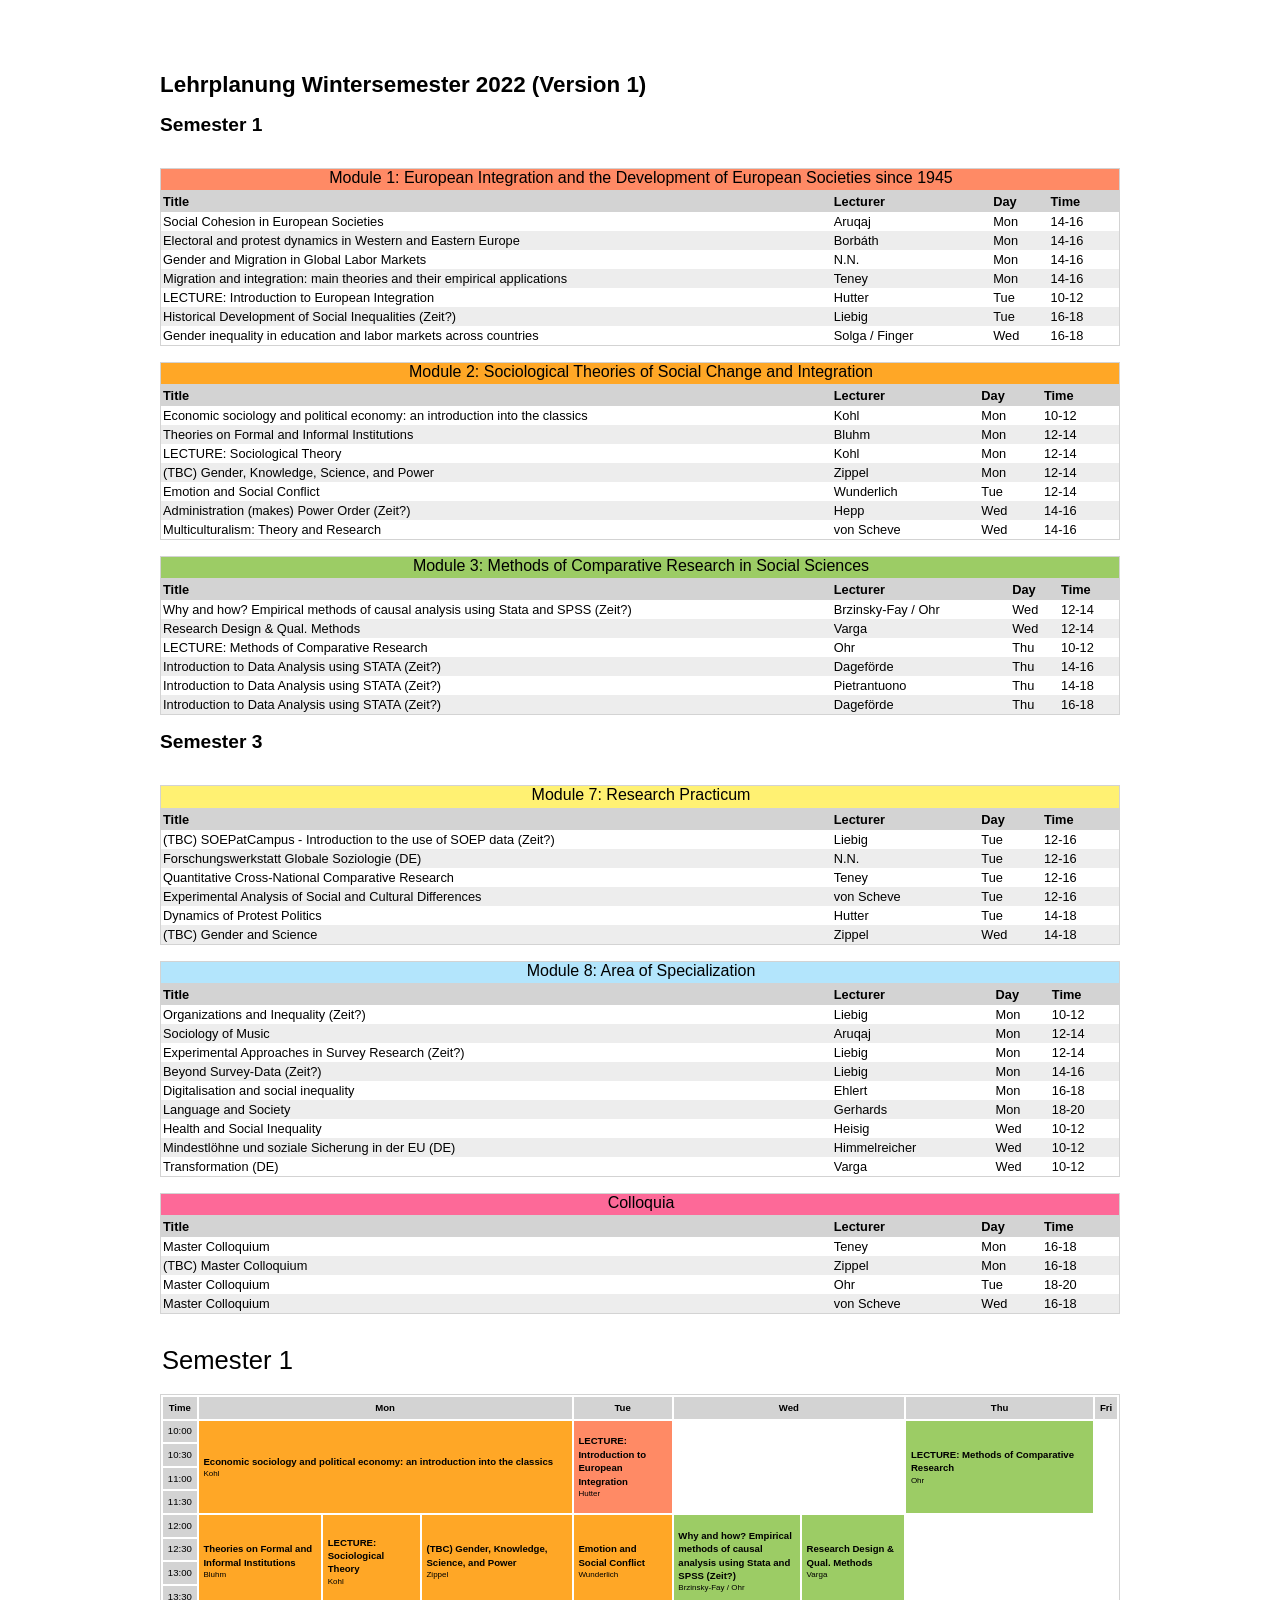
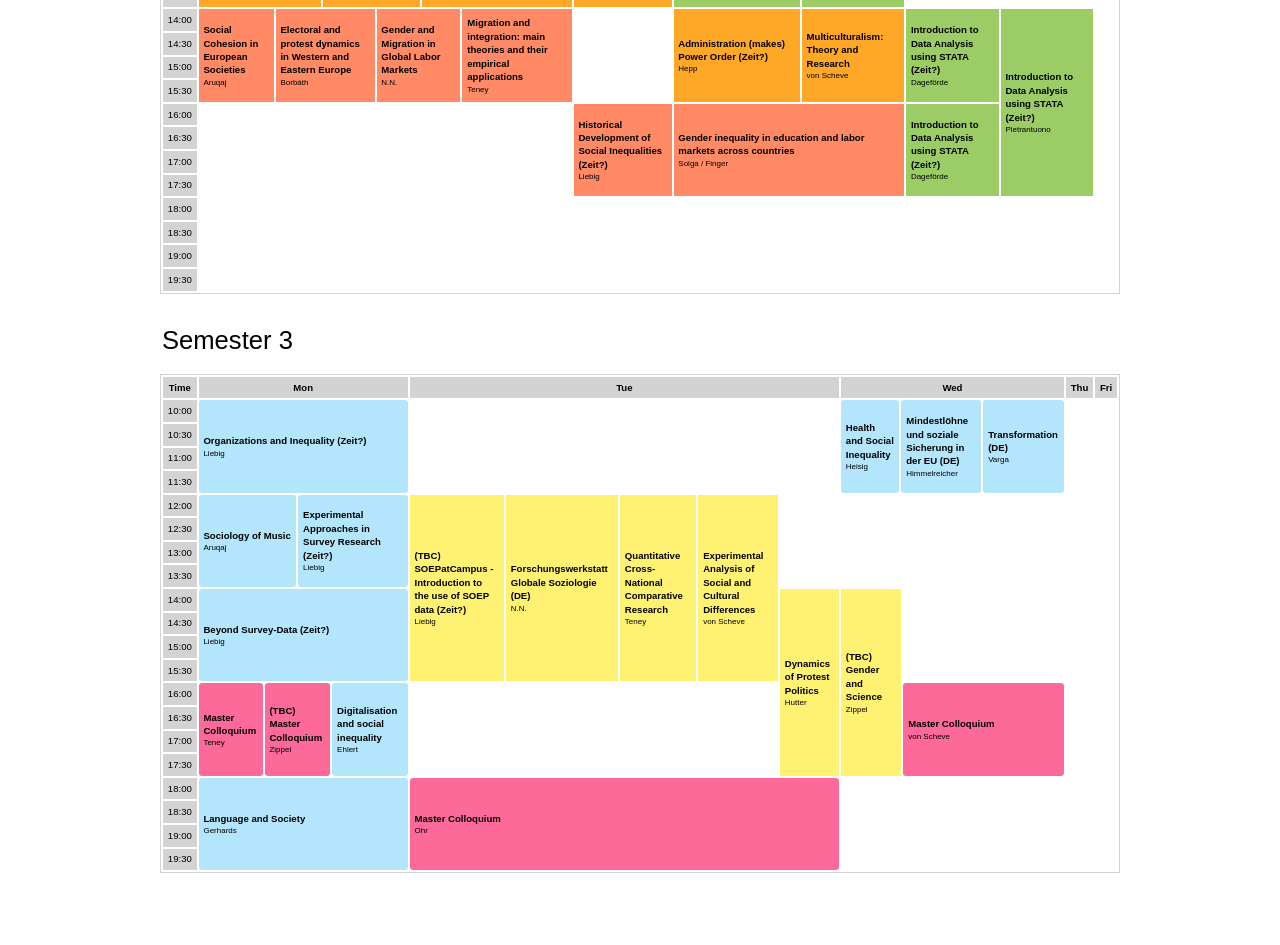
<file: index.html>
<meta http-equiv="content-type" content="text/html; charset=utf-8">
<meta charset="utf-8" >
<!--<link rel="stylesheet" href="style.css">-->
<style>
body {
    /* display: flex;
    align-items: center;
    justify-content: center;
    flex-direction: column; */
    min-height: 100vh;
    padding: 4rem 0;
    width: 100%
    font-family: -system-ui, -apple-system, BlinkMacSystemFont, sans-serif;
  }

div.content {
    width: 960px;
    margin: auto;
    font-family: -system-ui, -apple-system, BlinkMacSystemFont, sans-serif;
}

table {
    width: 100%;
    max-width: 100rem; 
    border: 1px solid lightgrey;
    border-collapse: collapse;
    font-size: 0.8rem;
  }

  h1 {
    font-size: 1.4rem
  }

  h2 {
      font-size: 1.2rem;
  }

.title-cell {
    width: 70%;
}

th {
    text-align: left;
    border-bottom: 1px lightgray solid;
    background-color: lightgray;
}

th, td {
    padding: 2 2 2 2;
    /* border-bottom: 1px lightgray solid; */
}

table.modultable tr:nth-child(even) {background: rgb(237, 237, 237)}
table.modultable tr:nth-child(odd) {background: #FFF}

caption {
    font-size: 1rem;
    margin-top: 1rem;
    padding-left: 2;
    padding-bottom: 0.2rem;
    text-align: center;
    border: 1px solid lightgrey;
    border-collapse: collapse;

}

.m1 {background-color: #FF8A65;
}
.m2 {background-color: #FFA726;
}
.m3 {background-color: #9CCC65;
}
.m4 {background-color: #FF8A65;
}
.m5 {background-color: #FFA726;
}
.m6 {background-color: #9CCC65;
}
.m7 {background-color: #fff172;
}
.m8 {background-color: #B3E5FC;
}
.mc {background-color: #fd6998;
}






div.timetable {
    margin-left: auto;
    margin-right: auto;
}

  
div.timetable  table {
    width: 100%;
    table-layout:auto;
    max-width: 100rem; 
    border: 1px solid lightgrey;
    border-collapse: separate;
    font-size: 0.6rem;

  }
    
  div.timetable th, div.timetable td {
  padding: 0.3rem 0.3rem;
  }
  
  div.timetable  th {
  font-weight: normal;
  /* border-top: thin dotted #ccc; */
  }
  
  div.timetable  td {
  font-weight:600;
  line-height: 1.4;
  border-radius: 0rem;
  transition: opacity 0.3s ease;
  border: 0;
  }
  
  div.timetable td > span {
  font-size: 0.5rem;
  font-weight: normal;
  display: block;
  width: 100%;
  }
  
  
  div.timetable  th {
      /* border-top: 1px solid black; */
      /* border-bottom: 1px solid black; */
      background-color: lightgrey;
      text-align: center;
  }
  
  
  div.timetable .m4 {background-color: #FF8A65;
      /* border: 1px solid black; */
      border-radius: 0.2rem;
  }
  div.timetable .m5 {background-color: #FFA726;
      /* border: 1px solid black; */
      border-radius: 0.2rem;
  }
  div.timetable .m6 {background-color: #9CCC65;
      /* border: 1px solid black; */
      border-radius: 0.2rem;
  }
  div.timetable .m8 {background-color: #B3E5FC;
      /* border: 1px solid black; */
      border-radius: 0.2rem;
  }
  div.timetable .colloquium {background-color: #fd6998;
      /* border: 1px solid black; */
      border-radius: 0.2rem;
  }
  
  div.timetable  caption {
      font-size: 1.6rem;
      margin-bottom: 1rem;
      text-align: left;
      border: none
  }


/* div.timetable table tr:nth-child(even) {background: rgb(237, 237, 237)}
div.timetable table tr:nth-child(odd) {background: #FFF} */


@page {
    size: A4 landscape;
    margin: 1cm;
}


</style>
<!--End of Style sheet-->
<body>
<div class="content">
<h1>Lehrplanung Wintersemester 2022 (Version 1)<h1>
<h2>Semester 1</h2>
<table class="modultable">
<caption class="m4">Module 1: European Integration and the Development of European Societies since 1945</caption>
<thead><tr>
<th>Title</th>
<th>Lecturer</th>
<th>Day</th>
<th>Time</th>
</tr></thead><tr><td class='title-cell'>Social Cohesion in European Societies</td><td>Aruqaj</td><td>Mon</td><td>14-16</td></tr><tr><td class='title-cell'>Electoral and protest dynamics in Western and Eastern Europe</td><td>Borbáth</td><td>Mon</td><td>14-16</td></tr><tr><td class='title-cell'>Gender and Migration in Global Labor Markets</td><td>N.N.</td><td>Mon</td><td>14-16</td></tr><tr><td class='title-cell'>Migration and integration: main theories and their empirical applications</td><td>Teney</td><td>Mon</td><td>14-16</td></tr><tr><td class='title-cell'>LECTURE: Introduction to European Integration</td><td>Hutter</td><td>Tue</td><td>10-12</td></tr><tr><td class='title-cell'>Historical Development of Social Inequalities (Zeit?)</td><td>Liebig</td><td>Tue</td><td>16-18</td></tr><tr><td class='title-cell'>Gender inequality in education and labor markets across countries</td><td>Solga / Finger</td><td>Wed</td><td>16-18</td></tr></table><table class="modultable">
<caption class="m5">Module 2: Sociological Theories of Social Change and Integration</caption>
<thead><tr>
<th>Title</th>
<th>Lecturer</th>
<th>Day</th>
<th>Time</th>
</tr></thead><tr><td class='title-cell'>Economic sociology and political economy: an introduction into the classics</td><td>Kohl</td><td>Mon</td><td>10-12</td></tr><tr><td class='title-cell'>Theories on Formal and Informal Institutions</td><td>Bluhm</td><td>Mon</td><td>12-14</td></tr><tr><td class='title-cell'>LECTURE: Sociological Theory</td><td>Kohl</td><td>Mon</td><td>12-14</td></tr><tr><td class='title-cell'>(TBC) Gender, Knowledge, Science, and Power</td><td>Zippel</td><td>Mon</td><td>12-14</td></tr><tr><td class='title-cell'>Emotion and Social Conflict</td><td>Wunderlich</td><td>Tue</td><td>12-14</td></tr><tr><td class='title-cell'>Administration (makes) Power Order (Zeit?)</td><td>Hepp</td><td>Wed</td><td>14-16</td></tr><tr><td class='title-cell'>Multiculturalism: Theory and Research</td><td>von Scheve</td><td>Wed</td><td>14-16</td></tr></table><table class="modultable">
<caption class="m6">Module 3: Methods of Comparative Research in Social Sciences</caption>
<thead><tr>
<th>Title</th>
<th>Lecturer</th>
<th>Day</th>
<th>Time</th>
</tr></thead><tr><td class='title-cell'>Why and how? Empirical methods of causal analysis using Stata and SPSS (Zeit?)</td><td>Brzinsky-Fay / Ohr</td><td>Wed</td><td>12-14</td></tr><tr><td class='title-cell'>Research Design & Qual. Methods</td><td>Varga</td><td>Wed</td><td>12-14</td></tr><tr><td class='title-cell'>LECTURE: Methods of Comparative Research</td><td>Ohr</td><td>Thu</td><td>10-12</td></tr><tr><td class='title-cell'>Introduction to Data Analysis using STATA (Zeit?)</td><td>Dageförde</td><td>Thu</td><td>14-16</td></tr><tr><td class='title-cell'>Introduction to Data Analysis using STATA (Zeit?)</td><td>Pietrantuono</td><td>Thu</td><td>14-18</td></tr><tr><td class='title-cell'>Introduction to Data Analysis using STATA (Zeit?)</td><td>Dageförde</td><td>Thu</td><td>16-18</td></tr></table><p> </p>
<h2 style="page-break-before:auto">Semester 3</h2><table class="modultable">
<caption  class="m7">Module 7: Research Practicum</caption>
<thead><tr>
<th>Title</th>
<th>Lecturer</th>
<th>Day</th>
<th>Time</th>
</tr></thead><tr><td class='title-cell'>(TBC) SOEPatCampus - Introduction to the use of SOEP data (Zeit?)</td><td>Liebig</td><td>Tue</td><td>12-16</td></tr><tr><td class='title-cell'>Forschungswerkstatt Globale Soziologie (DE)</td><td>N.N.</td><td>Tue</td><td>12-16</td></tr><tr><td class='title-cell'>Quantitative Cross-National Comparative Research</td><td>Teney</td><td>Tue</td><td>12-16</td></tr><tr><td class='title-cell'>Experimental Analysis of Social and Cultural Differences</td><td>von Scheve</td><td>Tue</td><td>12-16</td></tr><tr><td class='title-cell'>Dynamics of Protest Politics</td><td>Hutter</td><td>Tue</td><td>14-18</td></tr><tr><td class='title-cell'>(TBC) Gender and Science</td><td>Zippel</td><td>Wed</td><td>14-18</td></tr></table><table class="modultable">
<caption  class="m8">Module 8: Area of Specialization</caption>
<thead><tr>
<th>Title</th>
<th>Lecturer</th>
<th>Day</th>
<th>Time</th>
</tr></thead><tr><td class='title-cell'>Organizations and Inequality (Zeit?)</td><td>Liebig</td><td>Mon</td><td>10-12</td></tr><tr><td class='title-cell'>Sociology of Music</td><td>Aruqaj</td><td>Mon</td><td>12-14</td></tr><tr><td class='title-cell'>Experimental Approaches in Survey Research (Zeit?)</td><td>Liebig</td><td>Mon</td><td>12-14</td></tr><tr><td class='title-cell'>Beyond Survey-Data (Zeit?)</td><td>Liebig</td><td>Mon</td><td>14-16</td></tr><tr><td class='title-cell'>Digitalisation and social inequality</td><td>Ehlert</td><td>Mon</td><td>16-18</td></tr><tr><td class='title-cell'>Language and Society</td><td>Gerhards</td><td>Mon</td><td>18-20</td></tr><tr><td class='title-cell'>Health and Social Inequality</td><td>Heisig</td><td>Wed</td><td>10-12</td></tr><tr><td class='title-cell'>Mindestlöhne und soziale Sicherung in der EU (DE)</td><td>Himmelreicher</td><td>Wed</td><td>10-12</td></tr><tr><td class='title-cell'>Transformation (DE)</td><td>Varga</td><td>Wed</td><td>10-12</td></tr></table><table class="modultable">
<caption  class="mc">Colloquia</caption>
<thead><tr>
<th>Title</th>
<th>Lecturer</th>
<th>Day</th>
<th>Time</th>
</tr></thead> <tr><td class='title-cell'>Master Colloquium</td><td>Teney</td><td>Mon</td><td>16-18</td></tr><tr><td class='title-cell'>(TBC) Master Colloquium</td><td>Zippel</td><td>Mon</td><td>16-18</td></tr><tr><td class='title-cell'>Master Colloquium</td><td>Ohr</td><td>Tue</td><td>18-20</td></tr><tr><td class='title-cell'>Master Colloquium</td><td>von Scheve</td><td>Wed</td><td>16-18</td></tr></table><p> </p>
<p> </p>
<div class="timetable">
<table style="page-break-before:auto">
<caption>Semester 1</caption>
<thead style="font-weight: bold;">
<tr>
<th><strong>Time</strong></th><th colspan="12"><strong>Mon</strong></th><th colspan="1"><strong>Tue</strong></th><th colspan="2"><strong>Wed</strong></th><th colspan="2"><strong>Thu</strong></th><th colspan="0"><strong>Fri</strong></th><tr>
<th>10:00</th>
                    <td colspan="12.0" rowspan="4" class="M2" > Economic sociology and political economy: an introduction into the classics <span>Kohl</span></td>
                    
                    <td colspan="1.0" rowspan="4" class="M1" > LECTURE: Introduction to European Integration <span>Hutter</span></td>
                    
                    <td colspan="2" rowspan="4"> </td>
                    
                    <td colspan="2.0" rowspan="4" class="M3" > LECTURE: Methods of Comparative Research <span>Ohr</span></td>
                    
                    <td colspan="0" rowspan="4"> </td>
                    </tr>
<tr>
<th>10:30</th>
</tr>
<tr>
<th>11:00</th>
</tr>
<tr>
<th>11:30</th>
</tr>
<tr>
<th>12:00</th>
                    <td colspan="4.0" rowspan="4" class="M2" > Theories on Formal and Informal Institutions <span>Bluhm</span></td>
                    
                    <td colspan="4.0" rowspan="4" class="M2" > LECTURE: Sociological Theory <span>Kohl</span></td>
                    
                    <td colspan="4.0" rowspan="4" class="M2" > (TBC) Gender, Knowledge, Science, and Power <span>Zippel</span></td>
                    
                    <td colspan="1.0" rowspan="4" class="M2" > Emotion and Social Conflict <span>Wunderlich</span></td>
                    
                    <td colspan="1.0" rowspan="4" class="M3" > Why and how? Empirical methods of causal analysis using Stata and SPSS (Zeit?) <span>Brzinsky-Fay / Ohr</span></td>
                    
                    <td colspan="1.0" rowspan="4" class="M3" > Research Design & Qual. Methods <span>Varga</span></td>
                    
                    <td colspan="2" rowspan="4"> </td>
                    
                    <td colspan="0" rowspan="4"> </td>
                    </tr>
<tr>
<th>12:30</th>
</tr>
<tr>
<th>13:00</th>
</tr>
<tr>
<th>13:30</th>
</tr>
<tr>
<th>14:00</th>
                    <td colspan="3.0" rowspan="4" class="M1" > Social Cohesion in European Societies <span>Aruqaj</span></td>
                    
                    <td colspan="3.0" rowspan="4" class="M1" > Electoral and protest dynamics in Western and Eastern Europe <span>Borbáth</span></td>
                    
                    <td colspan="3.0" rowspan="4" class="M1" > Gender and Migration in Global Labor Markets <span>N.N.</span></td>
                    
                    <td colspan="3.0" rowspan="4" class="M1" > Migration and integration: main theories and their empirical applications <span>Teney</span></td>
                    
                    <td colspan="1" rowspan="4"> </td>
                    
                    <td colspan="1.0" rowspan="4" class="M2" > Administration (makes) Power Order (Zeit?) <span>Hepp</span></td>
                    
                    <td colspan="1.0" rowspan="4" class="M2" > Multiculturalism: Theory and Research <span>von Scheve</span></td>
                    
                    <td colspan="1.0" rowspan="4" class="M3" > Introduction to Data Analysis using STATA (Zeit?) <span>Dageförde</span></td>
                    
                    <td colspan="1.0" rowspan="8" class="M3" > Introduction to Data Analysis using STATA (Zeit?) <span>Pietrantuono</span></td>
                    
                    <td colspan="0" rowspan="4"> </td>
                    </tr>
<tr>
<th>14:30</th>
</tr>
<tr>
<th>15:00</th>
</tr>
<tr>
<th>15:30</th>
</tr>
<tr>
<th>16:00</th>
                    <td colspan="12" rowspan="4"> </td>
                    
                    <td colspan="1.0" rowspan="4" class="M1" > Historical Development of Social Inequalities (Zeit?) <span>Liebig</span></td>
                    
                    <td colspan="2.0" rowspan="4" class="M1" > Gender inequality in education and labor markets across countries <span>Solga / Finger</span></td>
                    
                    <td colspan="1.0" rowspan="4" class="M3" > Introduction to Data Analysis using STATA (Zeit?) <span>Dageförde</span></td>
                    
                    <td colspan="0" rowspan="4"> </td>
                    </tr>
<tr>
<th>16:30</th>
</tr>
<tr>
<th>17:00</th>
</tr>
<tr>
<th>17:30</th>
</tr>
<tr>
<th>18:00</th>
                    <td colspan="12" rowspan="4"> </td>
                    
                    <td colspan="1" rowspan="4"> </td>
                    
                    <td colspan="2" rowspan="4"> </td>
                    
                    <td colspan="2" rowspan="4"> </td>
                    
                    <td colspan="0" rowspan="4"> </td>
                    </tr>
<tr>
<th>18:30</th>
</tr>
<tr>
<th>19:00</th>
</tr>
<tr>
<th>19:30</th>
</tr></table><p></p><table style="page-break-before:auto">
<caption>Semester 3</caption>
<thead style="font-weight: bold;">
<tr>
<th><strong>Time</strong></th><th colspan="6"><strong>Mon</strong></th><th colspan="60"><strong>Tue</strong></th><th colspan="6"><strong>Wed</strong></th><th colspan="0"><strong>Thu</strong></th><th colspan="0"><strong>Fri</strong></th>
     <tr>
     <th>10:00</th>

                    <td colspan="6.0" rowspan="4" class="M8" > Organizations and Inequality (Zeit?) <span>Liebig</span></td>
                    
                    <td colspan="60" rowspan="4"> </td>
                    
                    <td colspan="2.0" rowspan="4" class="M8" > Health and Social Inequality <span>Heisig</span></td>
                    
                    <td colspan="2.0" rowspan="4" class="M8" > Mindestlöhne und soziale Sicherung in der EU (DE) <span>Himmelreicher</span></td>
                    
                    <td colspan="2.0" rowspan="4" class="M8" > Transformation (DE) <span>Varga</span></td>
                    
                    <td colspan="0" rowspan="4"> </td>
                    
                    <td colspan="0" rowspan="4"> </td>
                    </tr>
<tr>
<th>10:30</th>
</tr>
<tr>
<th>11:00</th>
</tr>
<tr>
<th>11:30</th>
</tr>
<tr>
<th>12:00</th>
                    <td colspan="3.0" rowspan="4" class="M8" > Sociology of Music <span>Aruqaj</span></td>
                    
                    <td colspan="3.0" rowspan="4" class="M8" > Experimental Approaches in Survey Research (Zeit?) <span>Liebig</span></td>
                    
                    <td colspan="12.0" rowspan="8" class="M7" > (TBC) SOEPatCampus - Introduction to the use of SOEP data (Zeit?) <span>Liebig</span></td>
                    
                    <td colspan="12.0" rowspan="8" class="M7" > Forschungswerkstatt Globale Soziologie (DE) <span>N.N.</span></td>
                    
                    <td colspan="12.0" rowspan="8" class="M7" > Quantitative Cross-National Comparative Research <span>Teney</span></td>
                    
                    <td colspan="12.0" rowspan="8" class="M7" > Experimental Analysis of Social and Cultural Differences <span>von Scheve</span></td>
                    
                    <td colspan="6" rowspan="4"> </td>
                    
                    <td colspan="0" rowspan="4"> </td>
                    
                    <td colspan="0" rowspan="4"> </td>
                    </tr>
<tr>
<th>12:30</th>
</tr>
<tr>
<th>13:00</th>
</tr>
<tr>
<th>13:30</th>
</tr>
<tr>
<th>14:00</th>
                    <td colspan="6.0" rowspan="4" class="M8" > Beyond Survey-Data (Zeit?) <span>Liebig</span></td>
                    
                    <td colspan="12.0" rowspan="8" class="M7" > Dynamics of Protest Politics <span>Hutter</span></td>
                    
                    <td colspan="3.0" rowspan="8" class="M7" > (TBC) Gender and Science <span>Zippel</span></td>
                    
                    <td colspan="0" rowspan="4"> </td>
                    
                    <td colspan="0" rowspan="4"> </td>
                    </tr>
<tr>
<th>14:30</th>
</tr>
<tr>
<th>15:00</th>
</tr>
<tr>
<th>15:30</th>
</tr>
<tr>
<th>16:00</th>
                    <td colspan="2.0" rowspan="4" class="Colloquium" > Master Colloquium <span>Teney</span></td>
                    
                    <td colspan="2.0" rowspan="4" class="Colloquium" > (TBC) Master Colloquium <span>Zippel</span></td>
                    
                    <td colspan="2.0" rowspan="4" class="M8" > Digitalisation and social inequality <span>Ehlert</span></td>
                    
                    <td colspan="60" rowspan="4"> </td>
                    
                    <td colspan="3.0" rowspan="4" class="Colloquium" > Master Colloquium <span>von Scheve</span></td>
                    
                    <td colspan="0" rowspan="4"> </td>
                    
                    <td colspan="0" rowspan="4"> </td>
                    </tr>
<tr>
<th>16:30</th>
</tr>
<tr>
<th>17:00</th>
</tr>
<tr>
<th>17:30</th>
</tr>
<tr>
<th>18:00</th>
                    <td colspan="6.0" rowspan="4" class="M8" > Language and Society <span>Gerhards</span></td>
                    
                    <td colspan="60.0" rowspan="4" class="Colloquium" > Master Colloquium <span>Ohr</span></td>
                    
                    <td colspan="6" rowspan="4"> </td>
                    
                    <td colspan="0" rowspan="4"> </td>
                    
                    <td colspan="0" rowspan="4"> </td>
                    </tr>
<tr>
<th>18:30</th>
</tr>
<tr>
<th>19:00</th>
</tr>
<tr>
<th>19:30</th>
</tr></table></div></div></body>
</file>
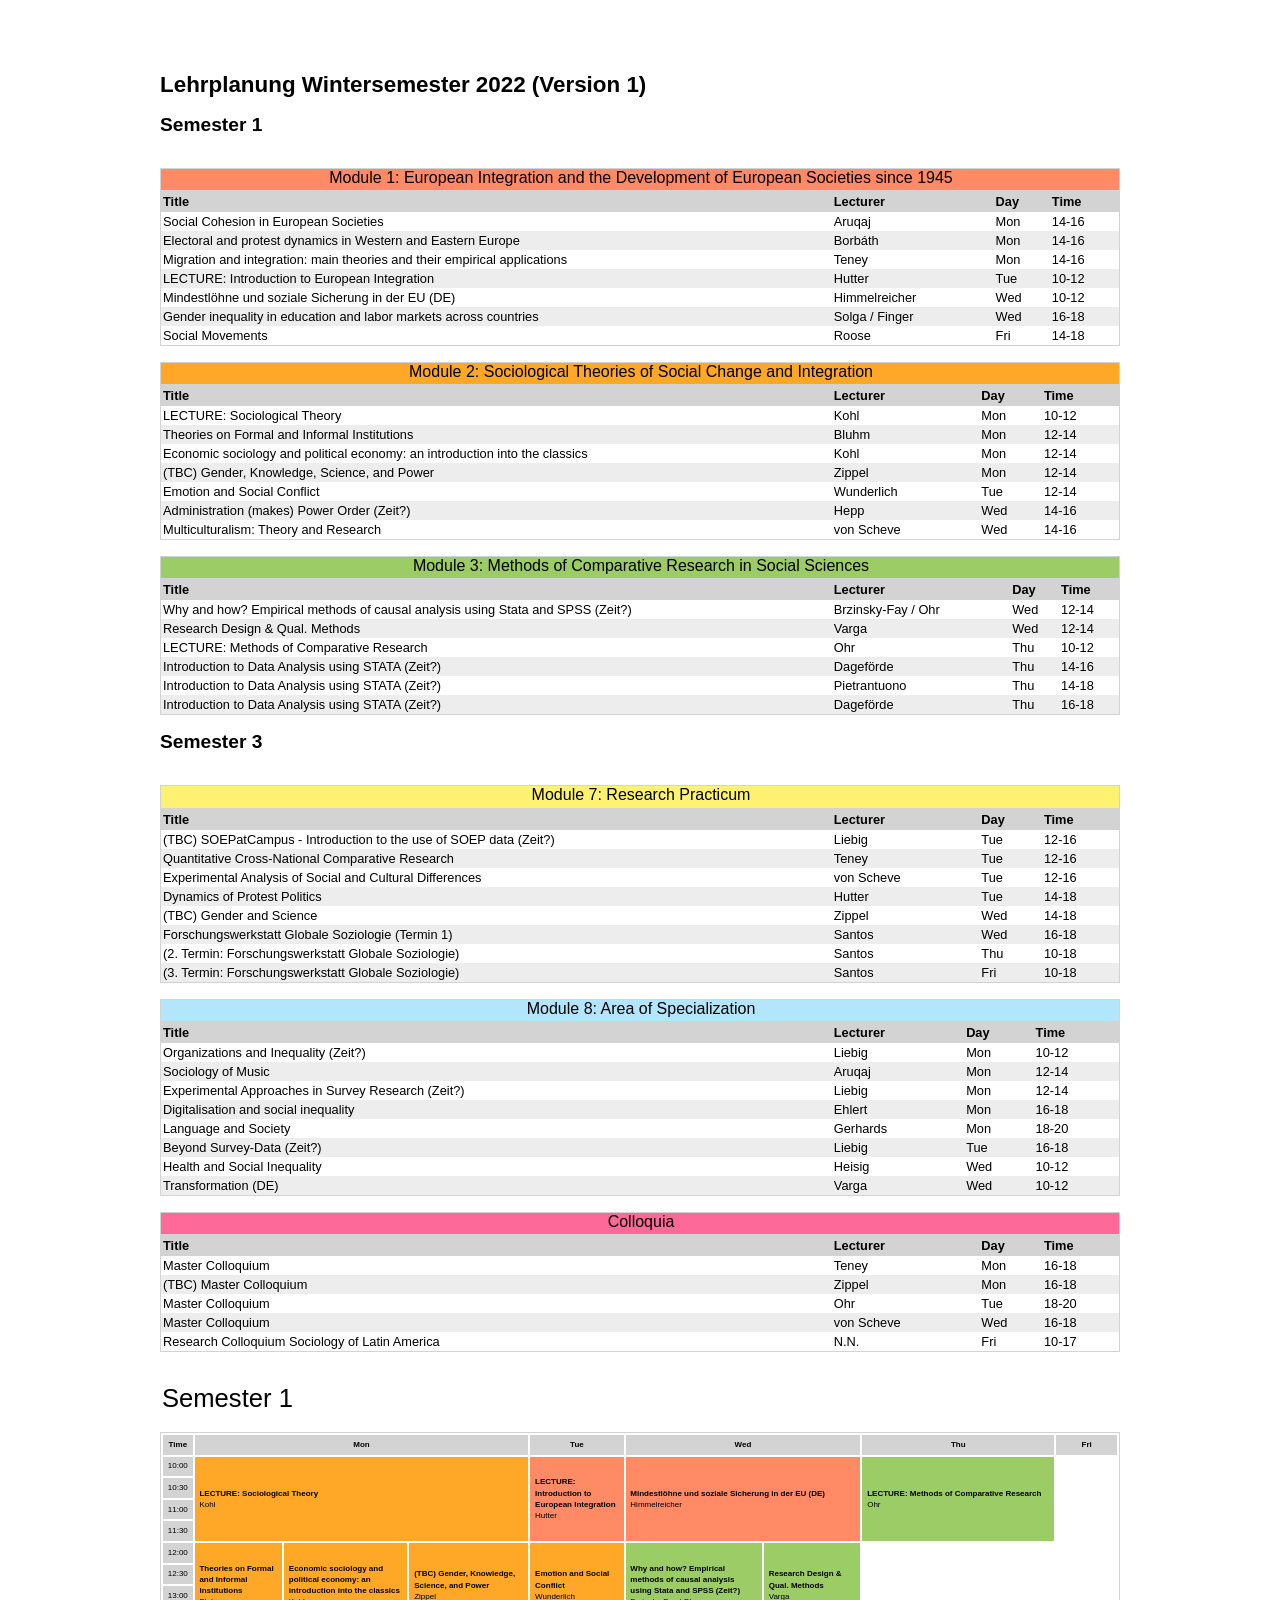
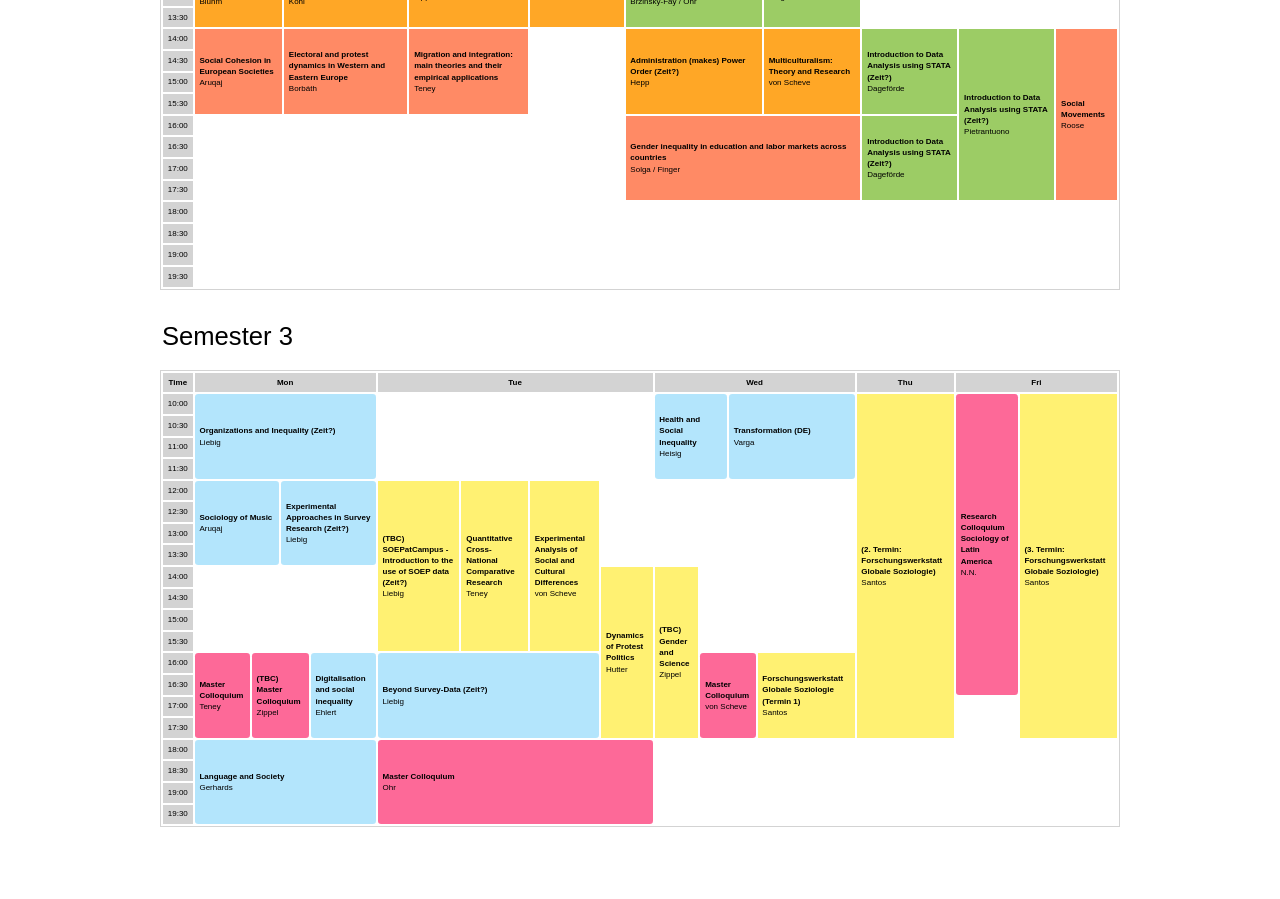
<file: winter-term-22.html>
<meta http-equiv="content-type" content="text/html; charset=utf-8">
<meta charset="utf-8" >
<!--<link rel="stylesheet" href="style.css">-->
<style>
body {
    /* display: flex;
    align-items: center;
    justify-content: center;
    flex-direction: column; */
    min-height: 100vh;
    padding: 4rem 0;
    width: 100%
    font-family: -system-ui, -apple-system, BlinkMacSystemFont, sans-serif;
  }

div.content {
    width: 960px;
    margin: auto;
    font-family: -system-ui, -apple-system, BlinkMacSystemFont, sans-serif;
}

table {
    width: 100%;
    max-width: 100rem; 
    border: 1px solid lightgrey;
    border-collapse: collapse;
    font-size: 0.8rem;
  }

  h1 {
    font-size: 1.4rem
  }

  h2 {
      font-size: 1.2rem;
  }

.title-cell {
    width: 70%;
}

th {
    text-align: left;
    border-bottom: 1px lightgray solid;
    background-color: lightgray;
}

th, td {
    padding: 2 2 2 2;
    /* border-bottom: 1px lightgray solid; */
}

table.modultable tr:nth-child(even) {background: rgb(237, 237, 237)}
table.modultable tr:nth-child(odd) {background: #FFF}

caption {
    font-size: 1rem;
    margin-top: 1rem;
    padding-left: 2;
    padding-bottom: 0.2rem;
    text-align: center;
    border: 1px solid lightgrey;
    border-collapse: collapse;

}

.m1 {background-color: #FF8A65;
}
.m2 {background-color: #FFA726;
}
.m3 {background-color: #9CCC65;
}
.m4 {background-color: #FF8A65;
}
.m5 {background-color: #FFA726;
}
.m6 {background-color: #9CCC65;
}
.m7 {background-color: #fff172;
}
.m8 {background-color: #B3E5FC;
}
.mc {background-color: #fd6998;
}






div.timetable {
    margin-left: auto;
    margin-right: auto;
}

  
div.timetable  table {
    width: 100%;
    table-layout:auto;
    max-width: 100rem; 
    border: 1px solid lightgrey;
    border-collapse: separate;
    font-size: 0.5rem;

  }
    
  div.timetable th, div.timetable td {
  padding: 0.3rem 0.3rem;
  }
  
  div.timetable  th {
  font-weight: normal;
  /* border-top: thin dotted #ccc; */
  }
  
  div.timetable  td {
  font-weight:600;
  line-height: 1.4;
  border-radius: 0rem;
  transition: opacity 0.3s ease;
  border: 0;
  }
  
  div.timetable td > span {
  font-size: 0.5rem;
  font-weight: normal;
  display: block;
  width: 100%;
  }
  
  
  div.timetable  th {
      /* border-top: 1px solid black; */
      /* border-bottom: 1px solid black; */
      background-color: lightgrey;
      text-align: center;
  }
  
  
  div.timetable .m4 {background-color: #FF8A65;
      /* border: 1px solid black; */
      border-radius: 0.2rem;
  }
  div.timetable .m5 {background-color: #FFA726;
      /* border: 1px solid black; */
      border-radius: 0.2rem;
  }
  div.timetable .m6 {background-color: #9CCC65;
      /* border: 1px solid black; */
      border-radius: 0.2rem;
  }
  div.timetable .m8 {background-color: #B3E5FC;
      /* border: 1px solid black; */
      border-radius: 0.2rem;
  }
  div.timetable .colloquium {background-color: #fd6998;
      /* border: 1px solid black; */
      border-radius: 0.2rem;
  }
  
  div.timetable  caption {
      font-size: 1.6rem;
      margin-bottom: 1rem;
      text-align: left;
      border: none
  }


/* div.timetable table tr:nth-child(even) {background: rgb(237, 237, 237)}
div.timetable table tr:nth-child(odd) {background: #FFF} */


@page {
    size: A4 landscape;
    margin: 1cm;
}


</style>
<!--End of Style sheet-->
<body>
<div class="content">
<h1>Lehrplanung Wintersemester 2022 (Version 1)<h1>
<h2>Semester 1</h2>
<table class="modultable">
<caption class="m4">Module 1: European Integration and the Development of European Societies since 1945</caption>
<thead><tr>
<th>Title</th>
<th>Lecturer</th>
<th>Day</th>
<th>Time</th>
</tr></thead><tr><td class='title-cell'>Social Cohesion in European Societies</td><td>Aruqaj</td><td>Mon</td><td>14-16</td></tr><tr><td class='title-cell'>Electoral and protest dynamics in Western and Eastern Europe</td><td>Borbáth</td><td>Mon</td><td>14-16</td></tr><tr><td class='title-cell'>Migration and integration: main theories and their empirical applications</td><td>Teney</td><td>Mon</td><td>14-16</td></tr><tr><td class='title-cell'>LECTURE: Introduction to European Integration</td><td>Hutter</td><td>Tue</td><td>10-12</td></tr><tr><td class='title-cell'>Mindestlöhne und soziale Sicherung in der EU (DE)</td><td>Himmelreicher</td><td>Wed</td><td>10-12</td></tr><tr><td class='title-cell'>Gender inequality in education and labor markets across countries</td><td>Solga / Finger</td><td>Wed</td><td>16-18</td></tr><tr><td class='title-cell'>Social Movements</td><td>Roose</td><td>Fri</td><td>14-18</td></tr></table><table class="modultable">
<caption class="m5">Module 2: Sociological Theories of Social Change and Integration</caption>
<thead><tr>
<th>Title</th>
<th>Lecturer</th>
<th>Day</th>
<th>Time</th>
</tr></thead><tr><td class='title-cell'>LECTURE: Sociological Theory</td><td>Kohl</td><td>Mon</td><td>10-12</td></tr><tr><td class='title-cell'>Theories on Formal and Informal Institutions</td><td>Bluhm</td><td>Mon</td><td>12-14</td></tr><tr><td class='title-cell'>Economic sociology and political economy: an introduction into the classics</td><td>Kohl</td><td>Mon</td><td>12-14</td></tr><tr><td class='title-cell'>(TBC) Gender, Knowledge, Science, and Power</td><td>Zippel</td><td>Mon</td><td>12-14</td></tr><tr><td class='title-cell'>Emotion and Social Conflict</td><td>Wunderlich</td><td>Tue</td><td>12-14</td></tr><tr><td class='title-cell'>Administration (makes) Power Order (Zeit?)</td><td>Hepp</td><td>Wed</td><td>14-16</td></tr><tr><td class='title-cell'>Multiculturalism: Theory and Research</td><td>von Scheve</td><td>Wed</td><td>14-16</td></tr></table><table class="modultable">
<caption class="m6">Module 3: Methods of Comparative Research in Social Sciences</caption>
<thead><tr>
<th>Title</th>
<th>Lecturer</th>
<th>Day</th>
<th>Time</th>
</tr></thead><tr><td class='title-cell'>Why and how? Empirical methods of causal analysis using Stata and SPSS (Zeit?)</td><td>Brzinsky-Fay / Ohr</td><td>Wed</td><td>12-14</td></tr><tr><td class='title-cell'>Research Design & Qual. Methods</td><td>Varga</td><td>Wed</td><td>12-14</td></tr><tr><td class='title-cell'>LECTURE: Methods of Comparative Research</td><td>Ohr</td><td>Thu</td><td>10-12</td></tr><tr><td class='title-cell'>Introduction to Data Analysis using STATA (Zeit?)</td><td>Dageförde</td><td>Thu</td><td>14-16</td></tr><tr><td class='title-cell'>Introduction to Data Analysis using STATA (Zeit?)</td><td>Pietrantuono</td><td>Thu</td><td>14-18</td></tr><tr><td class='title-cell'>Introduction to Data Analysis using STATA (Zeit?)</td><td>Dageförde</td><td>Thu</td><td>16-18</td></tr></table><p> </p>
<h2 style="page-break-before:always">Semester 3</h2><table class="modultable">
<caption  class="m7">Module 7: Research Practicum</caption>
<thead><tr>
<th>Title</th>
<th>Lecturer</th>
<th>Day</th>
<th>Time</th>
</tr></thead><tr><td class='title-cell'>(TBC) SOEPatCampus - Introduction to the use of SOEP data (Zeit?)</td><td>Liebig</td><td>Tue</td><td>12-16</td></tr><tr><td class='title-cell'>Quantitative Cross-National Comparative Research</td><td>Teney</td><td>Tue</td><td>12-16</td></tr><tr><td class='title-cell'>Experimental Analysis of Social and Cultural Differences</td><td>von Scheve</td><td>Tue</td><td>12-16</td></tr><tr><td class='title-cell'>Dynamics of Protest Politics</td><td>Hutter</td><td>Tue</td><td>14-18</td></tr><tr><td class='title-cell'>(TBC) Gender and Science</td><td>Zippel</td><td>Wed</td><td>14-18</td></tr><tr><td class='title-cell'>Forschungswerkstatt Globale Soziologie (Termin 1)</td><td>Santos</td><td>Wed</td><td>16-18</td></tr><tr><td class='title-cell'>(2. Termin: Forschungswerkstatt Globale Soziologie)</td><td>Santos</td><td>Thu</td><td>10-18</td></tr><tr><td class='title-cell'>(3. Termin: Forschungswerkstatt Globale Soziologie)</td><td>Santos</td><td>Fri</td><td>10-18</td></tr></table><table class="modultable">
<caption  class="m8">Module 8: Area of Specialization</caption>
<thead><tr>
<th>Title</th>
<th>Lecturer</th>
<th>Day</th>
<th>Time</th>
</tr></thead><tr><td class='title-cell'>Organizations and Inequality (Zeit?)</td><td>Liebig</td><td>Mon</td><td>10-12</td></tr><tr><td class='title-cell'>Sociology of Music</td><td>Aruqaj</td><td>Mon</td><td>12-14</td></tr><tr><td class='title-cell'>Experimental Approaches in Survey Research (Zeit?)</td><td>Liebig</td><td>Mon</td><td>12-14</td></tr><tr><td class='title-cell'>Digitalisation and social inequality</td><td>Ehlert</td><td>Mon</td><td>16-18</td></tr><tr><td class='title-cell'>Language and Society</td><td>Gerhards</td><td>Mon</td><td>18-20</td></tr><tr><td class='title-cell'>Beyond Survey-Data (Zeit?)</td><td>Liebig</td><td>Tue</td><td>16-18</td></tr><tr><td class='title-cell'>Health and Social Inequality</td><td>Heisig</td><td>Wed</td><td>10-12</td></tr><tr><td class='title-cell'>Transformation (DE)</td><td>Varga</td><td>Wed</td><td>10-12</td></tr></table><table class="modultable">
<caption  class="mc">Colloquia</caption>
<thead><tr>
<th>Title</th>
<th>Lecturer</th>
<th>Day</th>
<th>Time</th>
</tr></thead> <tr><td class='title-cell'>Master Colloquium</td><td>Teney</td><td>Mon</td><td>16-18</td></tr><tr><td class='title-cell'>(TBC) Master Colloquium</td><td>Zippel</td><td>Mon</td><td>16-18</td></tr><tr><td class='title-cell'>Master Colloquium</td><td>Ohr</td><td>Tue</td><td>18-20</td></tr><tr><td class='title-cell'>Master Colloquium</td><td>von Scheve</td><td>Wed</td><td>16-18</td></tr><tr><td class='title-cell'>Research Colloquium Sociology of Latin America</td><td>N.N.</td><td>Fri</td><td>10-17</td></tr></table><p> </p>
<p> </p>
<div class="timetable">
<table style="page-break-before:always">
<caption>Semester 1</caption>
<thead style="font-weight: bold;">
<tr>
<th><strong>Time</strong></th><th colspan="6"><strong>Mon</strong></th><th colspan="1"><strong>Tue</strong></th><th colspan="2"><strong>Wed</strong></th><th colspan="2"><strong>Thu</strong></th><th colspan="1"><strong>Fri</strong></th><tr>
<th>10:00</th>
                    <td colspan="6.0" rowspan="4" class="M2" > LECTURE: Sociological Theory <span>Kohl</span></td>
                    
                    <td colspan="1.0" rowspan="4" class="M1" > LECTURE: Introduction to European Integration <span>Hutter</span></td>
                    
                    <td colspan="2.0" rowspan="4" class="M1" > Mindestlöhne und soziale Sicherung in der EU (DE) <span>Himmelreicher</span></td>
                    
                    <td colspan="2.0" rowspan="4" class="M3" > LECTURE: Methods of Comparative Research <span>Ohr</span></td>
                    
                    <td colspan="1" rowspan="4"> </td>
                    </tr>
<tr>
<th>10:30</th>
</tr>
<tr>
<th>11:00</th>
</tr>
<tr>
<th>11:30</th>
</tr>
<tr>
<th>12:00</th>
                    <td colspan="2.0" rowspan="4" class="M2" > Theories on Formal and Informal Institutions <span>Bluhm</span></td>
                    
                    <td colspan="2.0" rowspan="4" class="M2" > Economic sociology and political economy: an introduction into the classics <span>Kohl</span></td>
                    
                    <td colspan="2.0" rowspan="4" class="M2" > (TBC) Gender, Knowledge, Science, and Power <span>Zippel</span></td>
                    
                    <td colspan="1.0" rowspan="4" class="M2" > Emotion and Social Conflict <span>Wunderlich</span></td>
                    
                    <td colspan="1.0" rowspan="4" class="M3" > Why and how? Empirical methods of causal analysis using Stata and SPSS (Zeit?) <span>Brzinsky-Fay / Ohr</span></td>
                    
                    <td colspan="1.0" rowspan="4" class="M3" > Research Design & Qual. Methods <span>Varga</span></td>
                    
                    <td colspan="2" rowspan="4"> </td>
                    
                    <td colspan="1" rowspan="4"> </td>
                    </tr>
<tr>
<th>12:30</th>
</tr>
<tr>
<th>13:00</th>
</tr>
<tr>
<th>13:30</th>
</tr>
<tr>
<th>14:00</th>
                    <td colspan="2.0" rowspan="4" class="M1" > Social Cohesion in European Societies <span>Aruqaj</span></td>
                    
                    <td colspan="2.0" rowspan="4" class="M1" > Electoral and protest dynamics in Western and Eastern Europe <span>Borbáth</span></td>
                    
                    <td colspan="2.0" rowspan="4" class="M1" > Migration and integration: main theories and their empirical applications <span>Teney</span></td>
                    
                    <td colspan="1" rowspan="4"> </td>
                    
                    <td colspan="1.0" rowspan="4" class="M2" > Administration (makes) Power Order (Zeit?) <span>Hepp</span></td>
                    
                    <td colspan="1.0" rowspan="4" class="M2" > Multiculturalism: Theory and Research <span>von Scheve</span></td>
                    
                    <td colspan="1.0" rowspan="4" class="M3" > Introduction to Data Analysis using STATA (Zeit?) <span>Dageförde</span></td>
                    
                    <td colspan="1.0" rowspan="8" class="M3" > Introduction to Data Analysis using STATA (Zeit?) <span>Pietrantuono</span></td>
                    
                    <td colspan="1.0" rowspan="8" class="M1" > Social Movements <span>Roose</span></td>
                    </tr>
<tr>
<th>14:30</th>
</tr>
<tr>
<th>15:00</th>
</tr>
<tr>
<th>15:30</th>
</tr>
<tr>
<th>16:00</th>
                    <td colspan="6" rowspan="4"> </td>
                    
                    <td colspan="1" rowspan="4"> </td>
                    
                    <td colspan="2.0" rowspan="4" class="M1" > Gender inequality in education and labor markets across countries <span>Solga / Finger</span></td>
                    
                    <td colspan="1.0" rowspan="4" class="M3" > Introduction to Data Analysis using STATA (Zeit?) <span>Dageförde</span></td>
                  </tr>
<tr>
<th>16:30</th>
</tr>
<tr>
<th>17:00</th>
</tr>
<tr>
<th>17:30</th>
</tr>
<tr>
<th>18:00</th>
                    <td colspan="6" rowspan="4"> </td>
                    
                    <td colspan="1" rowspan="4"> </td>
                    
                    <td colspan="2" rowspan="4"> </td>
                    
                    <td colspan="2" rowspan="4"> </td>
                    
                    <td colspan="1" rowspan="4"> </td>
                    </tr>
<tr>
<th>18:30</th>
</tr>
<tr>
<th>19:00</th>
</tr>
<tr>
<th>19:30</th>
</tr></table><p></p><table style="page-break-before:always">
<caption>Semester 3</caption>
<thead style="font-weight: bold;">
<tr>
<th><strong>Time</strong></th><th colspan="6"><strong>Mon</strong></th><th colspan="12"><strong>Tue</strong></th><th colspan="6"><strong>Wed</strong></th><th colspan="1"><strong>Thu</strong></th><th colspan="2"><strong>Fri</strong></th>
     <tr>
     <th>10:00</th>

                    <td colspan="6.0" rowspan="4" class="M8" > Organizations and Inequality (Zeit?) <span>Liebig</span></td>
                    
                    <td colspan="12" rowspan="4"> </td>
                    
                    <td colspan="3.0" rowspan="4" class="M8" > Health and Social Inequality <span>Heisig</span></td>
                    
                    <td colspan="3.0" rowspan="4" class="M8" > Transformation (DE) <span>Varga</span></td>
                    
                    <td colspan="1.0" rowspan="16" class="M7" > (2. Termin: Forschungswerkstatt Globale Soziologie) <span>Santos</span></td>
                    
                    <td colspan="1.0" rowspan="14" class="Colloquium" > Research Colloquium Sociology of Latin America <span>N.N.</span></td>
                    
                    <td colspan="1.0" rowspan="16" class="M7" > (3. Termin: Forschungswerkstatt Globale Soziologie) <span>Santos</span></td>
                    </tr>
<tr>
<th>10:30</th>
</tr>
<tr>
<th>11:00</th>
</tr>
<tr>
<th>11:30</th>
</tr>
<tr>
<th>12:00</th>
                    <td colspan="3.0" rowspan="4" class="M8" > Sociology of Music <span>Aruqaj</span></td>
                    
                    <td colspan="3.0" rowspan="4" class="M8" > Experimental Approaches in Survey Research (Zeit?) <span>Liebig</span></td>
                    
                    <td colspan="3.0" rowspan="8" class="M7" > (TBC) SOEPatCampus - Introduction to the use of SOEP data (Zeit?) <span>Liebig</span></td>
                    
                    <td colspan="3.0" rowspan="8" class="M7" > Quantitative Cross-National Comparative Research <span>Teney</span></td>
                    
                    <td colspan="3.0" rowspan="8" class="M7" > Experimental Analysis of Social and Cultural Differences <span>von Scheve</span></td>
                    
                    <td colspan="6" rowspan="4"> </td>
                    
                    <td colspan="1" rowspan="4"> </td>
                    
                    <td colspan="2" rowspan="4"> </td>
                    </tr>
<tr>
<th>12:30</th>
</tr>
<tr>
<th>13:00</th>
</tr>
<tr>
<th>13:30</th>
</tr>
<tr>
<th>14:00</th>
                    <td colspan="6" rowspan="4"> </td>
                    
                    <td colspan="3.0" rowspan="8" class="M7" > Dynamics of Protest Politics <span>Hutter</span></td>
                    
                    <td colspan="2.0" rowspan="8" class="M7" > (TBC) Gender and Science <span>Zippel</span></td>
                    
                    <td colspan="1" rowspan="4"> </td>
                    
                    <td colspan="2" rowspan="4"> </td>
                    </tr>
<tr>
<th>14:30</th>
</tr>
<tr>
<th>15:00</th>
</tr>
<tr>
<th>15:30</th>
</tr>
<tr>
<th>16:00</th>
                    <td colspan="2.0" rowspan="4" class="Colloquium" > Master Colloquium <span>Teney</span></td>
                    
                    <td colspan="2.0" rowspan="4" class="Colloquium" > (TBC) Master Colloquium <span>Zippel</span></td>
                    
                    <td colspan="2.0" rowspan="4" class="M8" > Digitalisation and social inequality <span>Ehlert</span></td>
                    
                    <td colspan="9.0" rowspan="4" class="M8" > Beyond Survey-Data (Zeit?) <span>Liebig</span></td>
                    
                    <td colspan="2.0" rowspan="4" class="Colloquium" > Master Colloquium <span>von Scheve</span></td>
                    
                    <td colspan="2.0" rowspan="4" class="M7" > Forschungswerkstatt Globale Soziologie (Termin 1) <span>Santos</span></td>
                    

                    </tr>
<tr>
<th>16:30</th>
</tr>
<tr>
<th>17:00</th>
</tr>
<tr>
<th>17:30</th>
</tr>
<tr>
<th>18:00</th>
                    <td colspan="6.0" rowspan="4" class="M8" > Language and Society <span>Gerhards</span></td>
                    
                    <td colspan="12.0" rowspan="4" class="Colloquium" > Master Colloquium <span>Ohr</span></td>
                    
                    <td colspan="6" rowspan="4"> </td>
                    
                    <td colspan="1" rowspan="4"> </td>
                    
                    <td colspan="2" rowspan="4"> </td>
                    </tr>
<tr>
<th>18:30</th>
</tr>
<tr>
<th>19:00</th>
</tr>
<tr>
<th>19:30</th>
</tr></table></div></div></body>
</file>
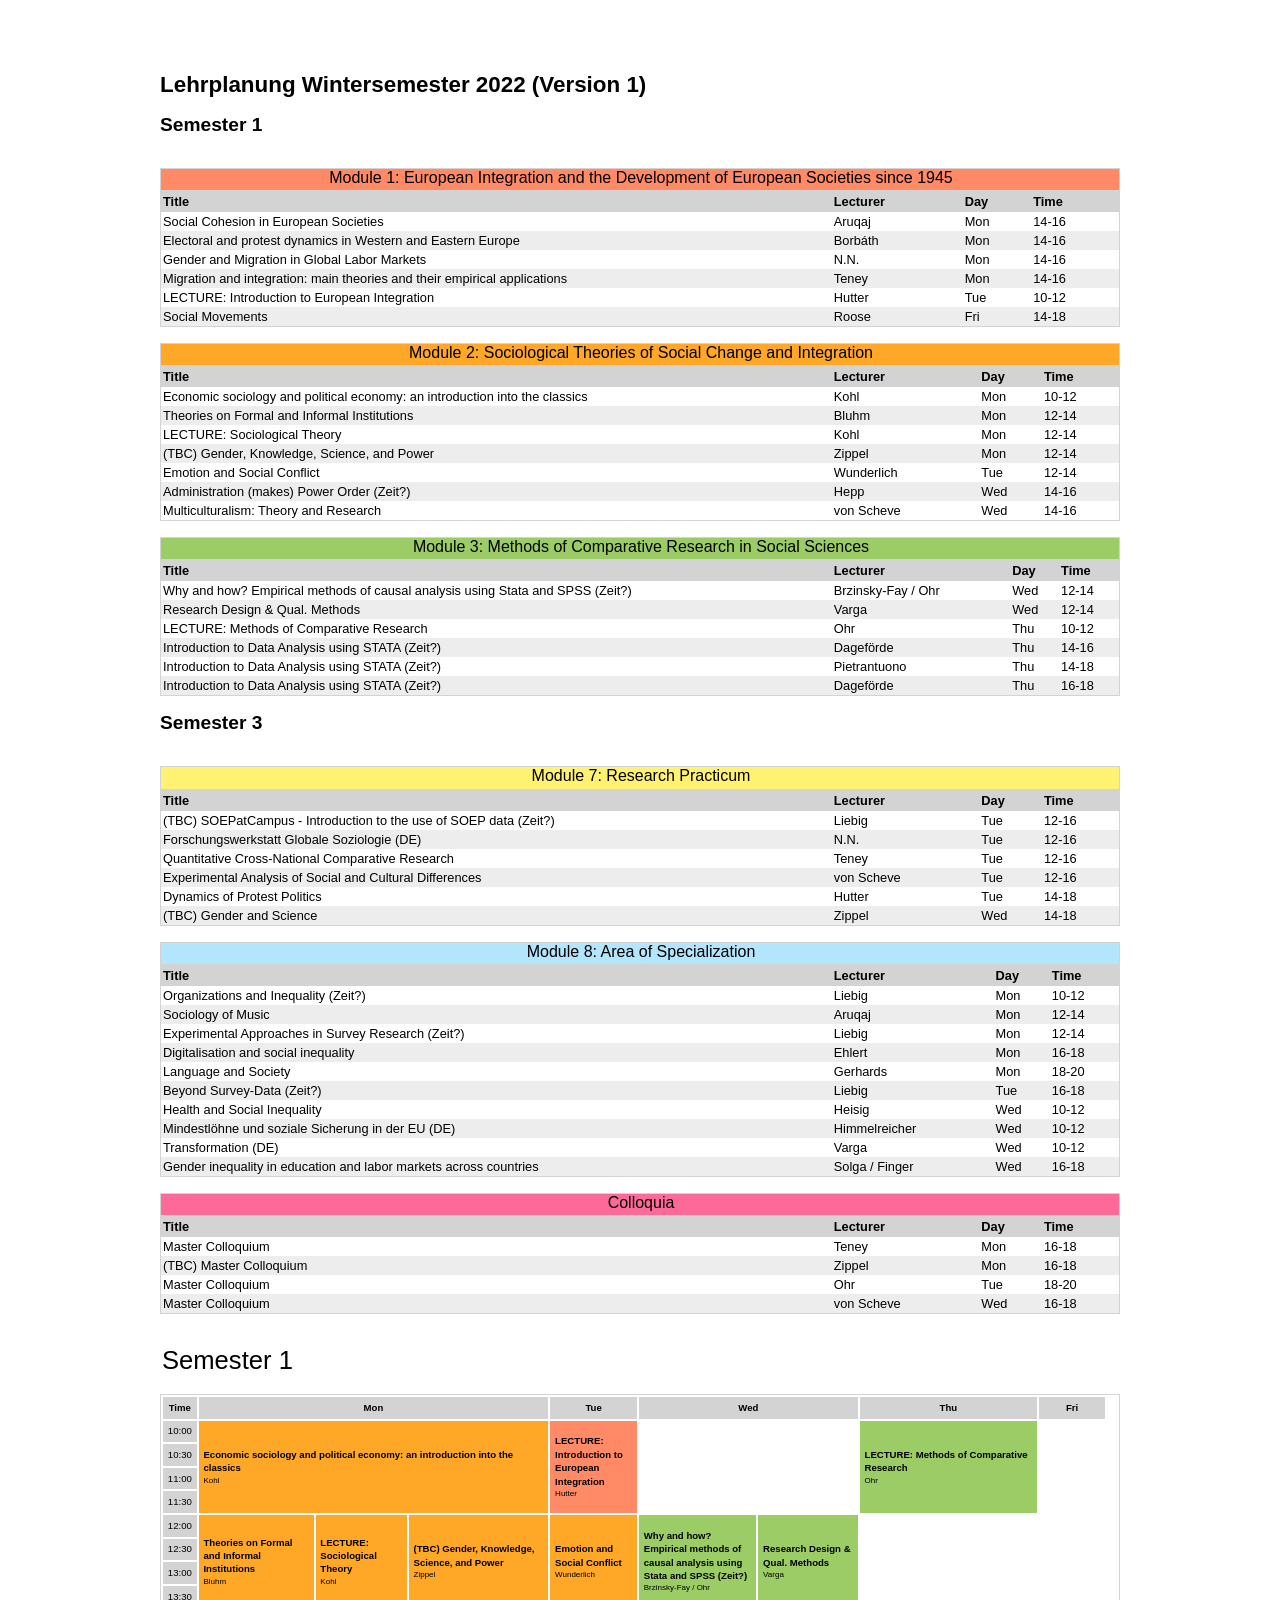
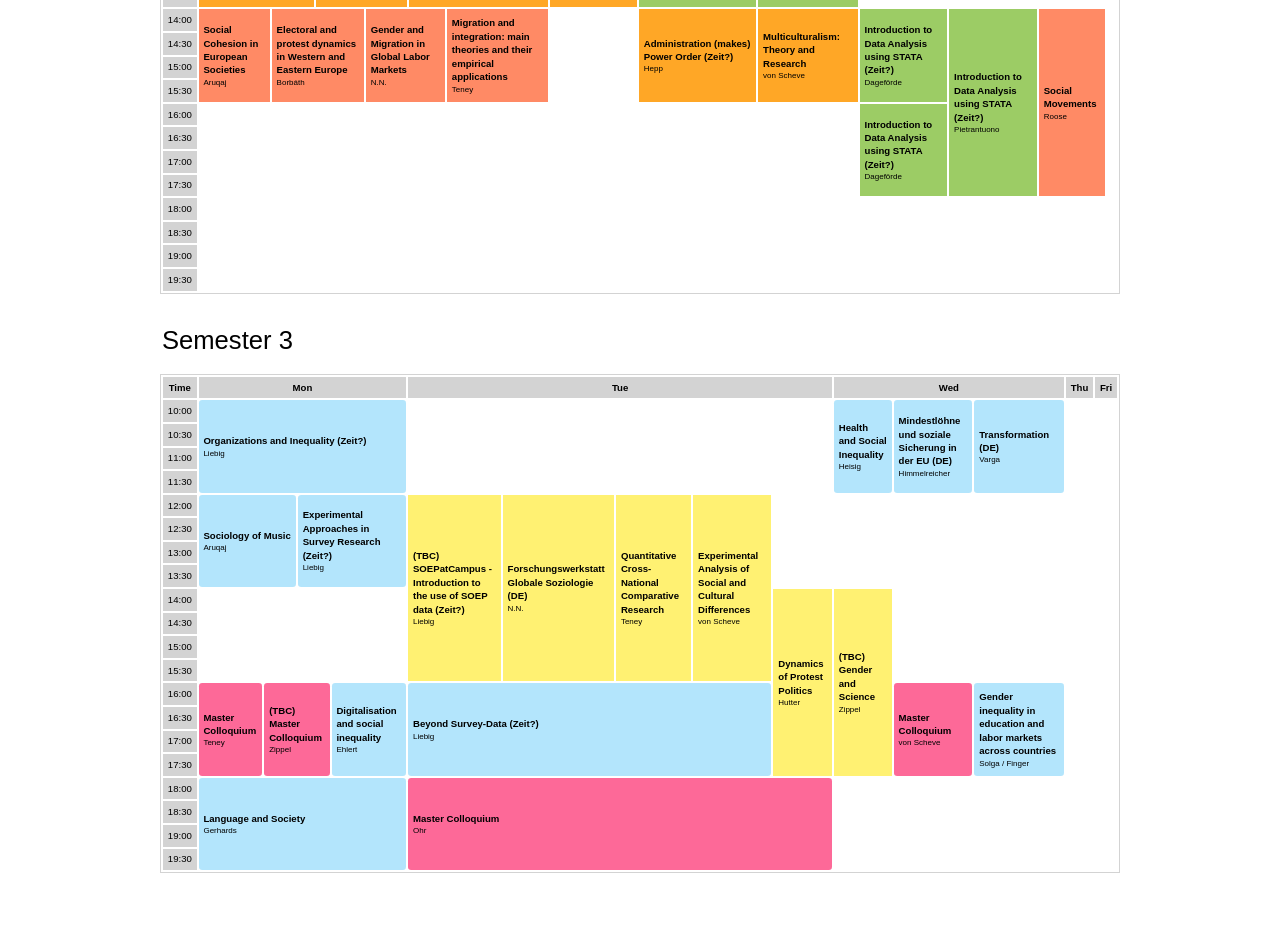
<file: winter-term.html>
<meta http-equiv="content-type" content="text/html; charset=utf-8">
<meta charset="utf-8" >
<!--<link rel="stylesheet" href="style.css">-->
<style>
body {
    /* display: flex;
    align-items: center;
    justify-content: center;
    flex-direction: column; */
    min-height: 100vh;
    padding: 4rem 0;
    width: 100%
    font-family: -system-ui, -apple-system, BlinkMacSystemFont, sans-serif;
  }

div.content {
    width: 960px;
    margin: auto;
    font-family: -system-ui, -apple-system, BlinkMacSystemFont, sans-serif;
}

table {
    width: 100%;
    max-width: 100rem; 
    border: 1px solid lightgrey;
    border-collapse: collapse;
    font-size: 0.8rem;
  }

  h1 {
    font-size: 1.4rem
  }

  h2 {
      font-size: 1.2rem;
  }

.title-cell {
    width: 70%;
}

th {
    text-align: left;
    border-bottom: 1px lightgray solid;
    background-color: lightgray;
}

th, td {
    padding: 2 2 2 2;
    /* border-bottom: 1px lightgray solid; */
}

table.modultable tr:nth-child(even) {background: rgb(237, 237, 237)}
table.modultable tr:nth-child(odd) {background: #FFF}

caption {
    font-size: 1rem;
    margin-top: 1rem;
    padding-left: 2;
    padding-bottom: 0.2rem;
    text-align: center;
    border: 1px solid lightgrey;
    border-collapse: collapse;

}

.m1 {background-color: #FF8A65;
}
.m2 {background-color: #FFA726;
}
.m3 {background-color: #9CCC65;
}
.m4 {background-color: #FF8A65;
}
.m5 {background-color: #FFA726;
}
.m6 {background-color: #9CCC65;
}
.m7 {background-color: #fff172;
}
.m8 {background-color: #B3E5FC;
}
.mc {background-color: #fd6998;
}






div.timetable {
    margin-left: auto;
    margin-right: auto;
}

  
div.timetable  table {
    width: 100%;
    table-layout:auto;
    max-width: 100rem; 
    border: 1px solid lightgrey;
    border-collapse: separate;
    font-size: 0.6rem;

  }
    
  div.timetable th, div.timetable td {
  padding: 0.3rem 0.3rem;
  }
  
  div.timetable  th {
  font-weight: normal;
  /* border-top: thin dotted #ccc; */
  }
  
  div.timetable  td {
  font-weight:600;
  line-height: 1.4;
  border-radius: 0rem;
  transition: opacity 0.3s ease;
  border: 0;
  }
  
  div.timetable td > span {
  font-size: 0.5rem;
  font-weight: normal;
  display: block;
  width: 100%;
  }
  
  
  div.timetable  th {
      /* border-top: 1px solid black; */
      /* border-bottom: 1px solid black; */
      background-color: lightgrey;
      text-align: center;
  }
  
  
  div.timetable .m4 {background-color: #FF8A65;
      /* border: 1px solid black; */
      border-radius: 0.2rem;
  }
  div.timetable .m5 {background-color: #FFA726;
      /* border: 1px solid black; */
      border-radius: 0.2rem;
  }
  div.timetable .m6 {background-color: #9CCC65;
      /* border: 1px solid black; */
      border-radius: 0.2rem;
  }
  div.timetable .m8 {background-color: #B3E5FC;
      /* border: 1px solid black; */
      border-radius: 0.2rem;
  }
  div.timetable .colloquium {background-color: #fd6998;
      /* border: 1px solid black; */
      border-radius: 0.2rem;
  }
  
  div.timetable  caption {
      font-size: 1.6rem;
      margin-bottom: 1rem;
      text-align: left;
      border: none
  }


/* div.timetable table tr:nth-child(even) {background: rgb(237, 237, 237)}
div.timetable table tr:nth-child(odd) {background: #FFF} */


@page {
    size: A4 landscape;
    margin: 1cm;
}


</style>
<!--End of Style sheet-->
<body>
<div class="content">
<h1>Lehrplanung Wintersemester 2022 (Version 1)<h1>
<h2>Semester 1</h2>
<table class="modultable">
<caption class="m4">Module 1: European Integration and the Development of European Societies since 1945</caption>
<thead><tr>
<th>Title</th>
<th>Lecturer</th>
<th>Day</th>
<th>Time</th>
</tr></thead><tr><td class='title-cell'>Social Cohesion in European Societies</td><td>Aruqaj</td><td>Mon</td><td>14-16</td></tr><tr><td class='title-cell'>Electoral and protest dynamics in Western and Eastern Europe</td><td>Borbáth</td><td>Mon</td><td>14-16</td></tr><tr><td class='title-cell'>Gender and Migration in Global Labor Markets</td><td>N.N.</td><td>Mon</td><td>14-16</td></tr><tr><td class='title-cell'>Migration and integration: main theories and their empirical applications</td><td>Teney</td><td>Mon</td><td>14-16</td></tr><tr><td class='title-cell'>LECTURE: Introduction to European Integration</td><td>Hutter</td><td>Tue</td><td>10-12</td></tr><tr><td class='title-cell'>Social Movements</td><td>Roose</td><td>Fri</td><td>14-18</td></tr></table><table class="modultable">
<caption class="m5">Module 2: Sociological Theories of Social Change and Integration</caption>
<thead><tr>
<th>Title</th>
<th>Lecturer</th>
<th>Day</th>
<th>Time</th>
</tr></thead><tr><td class='title-cell'>Economic sociology and political economy: an introduction into the classics</td><td>Kohl</td><td>Mon</td><td>10-12</td></tr><tr><td class='title-cell'>Theories on Formal and Informal Institutions</td><td>Bluhm</td><td>Mon</td><td>12-14</td></tr><tr><td class='title-cell'>LECTURE: Sociological Theory</td><td>Kohl</td><td>Mon</td><td>12-14</td></tr><tr><td class='title-cell'>(TBC) Gender, Knowledge, Science, and Power</td><td>Zippel</td><td>Mon</td><td>12-14</td></tr><tr><td class='title-cell'>Emotion and Social Conflict</td><td>Wunderlich</td><td>Tue</td><td>12-14</td></tr><tr><td class='title-cell'>Administration (makes) Power Order (Zeit?)</td><td>Hepp</td><td>Wed</td><td>14-16</td></tr><tr><td class='title-cell'>Multiculturalism: Theory and Research</td><td>von Scheve</td><td>Wed</td><td>14-16</td></tr></table><table class="modultable">
<caption class="m6">Module 3: Methods of Comparative Research in Social Sciences</caption>
<thead><tr>
<th>Title</th>
<th>Lecturer</th>
<th>Day</th>
<th>Time</th>
</tr></thead><tr><td class='title-cell'>Why and how? Empirical methods of causal analysis using Stata and SPSS (Zeit?)</td><td>Brzinsky-Fay / Ohr</td><td>Wed</td><td>12-14</td></tr><tr><td class='title-cell'>Research Design & Qual. Methods</td><td>Varga</td><td>Wed</td><td>12-14</td></tr><tr><td class='title-cell'>LECTURE: Methods of Comparative Research</td><td>Ohr</td><td>Thu</td><td>10-12</td></tr><tr><td class='title-cell'>Introduction to Data Analysis using STATA (Zeit?)</td><td>Dageförde</td><td>Thu</td><td>14-16</td></tr><tr><td class='title-cell'>Introduction to Data Analysis using STATA (Zeit?)</td><td>Pietrantuono</td><td>Thu</td><td>14-18</td></tr><tr><td class='title-cell'>Introduction to Data Analysis using STATA (Zeit?)</td><td>Dageförde</td><td>Thu</td><td>16-18</td></tr></table><p> </p>
<h2 style="page-break-before:auto">Semester 3</h2><table class="modultable">
<caption  class="m7">Module 7: Research Practicum</caption>
<thead><tr>
<th>Title</th>
<th>Lecturer</th>
<th>Day</th>
<th>Time</th>
</tr></thead><tr><td class='title-cell'>(TBC) SOEPatCampus - Introduction to the use of SOEP data (Zeit?)</td><td>Liebig</td><td>Tue</td><td>12-16</td></tr><tr><td class='title-cell'>Forschungswerkstatt Globale Soziologie (DE)</td><td>N.N.</td><td>Tue</td><td>12-16</td></tr><tr><td class='title-cell'>Quantitative Cross-National Comparative Research</td><td>Teney</td><td>Tue</td><td>12-16</td></tr><tr><td class='title-cell'>Experimental Analysis of Social and Cultural Differences</td><td>von Scheve</td><td>Tue</td><td>12-16</td></tr><tr><td class='title-cell'>Dynamics of Protest Politics</td><td>Hutter</td><td>Tue</td><td>14-18</td></tr><tr><td class='title-cell'>(TBC) Gender and Science</td><td>Zippel</td><td>Wed</td><td>14-18</td></tr></table><table class="modultable">
<caption  class="m8">Module 8: Area of Specialization</caption>
<thead><tr>
<th>Title</th>
<th>Lecturer</th>
<th>Day</th>
<th>Time</th>
</tr></thead><tr><td class='title-cell'>Organizations and Inequality (Zeit?)</td><td>Liebig</td><td>Mon</td><td>10-12</td></tr><tr><td class='title-cell'>Sociology of Music</td><td>Aruqaj</td><td>Mon</td><td>12-14</td></tr><tr><td class='title-cell'>Experimental Approaches in Survey Research (Zeit?)</td><td>Liebig</td><td>Mon</td><td>12-14</td></tr><tr><td class='title-cell'>Digitalisation and social inequality</td><td>Ehlert</td><td>Mon</td><td>16-18</td></tr><tr><td class='title-cell'>Language and Society</td><td>Gerhards</td><td>Mon</td><td>18-20</td></tr><tr><td class='title-cell'>Beyond Survey-Data (Zeit?)</td><td>Liebig</td><td>Tue</td><td>16-18</td></tr><tr><td class='title-cell'>Health and Social Inequality</td><td>Heisig</td><td>Wed</td><td>10-12</td></tr><tr><td class='title-cell'>Mindestlöhne und soziale Sicherung in der EU (DE)</td><td>Himmelreicher</td><td>Wed</td><td>10-12</td></tr><tr><td class='title-cell'>Transformation (DE)</td><td>Varga</td><td>Wed</td><td>10-12</td></tr><tr><td class='title-cell'>Gender inequality in education and labor markets across countries</td><td>Solga / Finger</td><td>Wed</td><td>16-18</td></tr></table><table class="modultable">
<caption  class="mc">Colloquia</caption>
<thead><tr>
<th>Title</th>
<th>Lecturer</th>
<th>Day</th>
<th>Time</th>
</tr></thead> <tr><td class='title-cell'>Master Colloquium</td><td>Teney</td><td>Mon</td><td>16-18</td></tr><tr><td class='title-cell'>(TBC) Master Colloquium</td><td>Zippel</td><td>Mon</td><td>16-18</td></tr><tr><td class='title-cell'>Master Colloquium</td><td>Ohr</td><td>Tue</td><td>18-20</td></tr><tr><td class='title-cell'>Master Colloquium</td><td>von Scheve</td><td>Wed</td><td>16-18</td></tr></table><p> </p>
<p> </p>
<div class="timetable">
<table style="page-break-before:auto">
<caption>Semester 1</caption>
<thead style="font-weight: bold;">
<tr>
<th><strong>Time</strong></th><th colspan="12"><strong>Mon</strong></th><th colspan="1"><strong>Tue</strong></th><th colspan="2"><strong>Wed</strong></th><th colspan="2"><strong>Thu</strong></th><th colspan="1"><strong>Fri</strong></th><tr>
<th>10:00</th>
                    <td colspan="12.0" rowspan="4" class="M2" > Economic sociology and political economy: an introduction into the classics <span>Kohl</span></td>
                    
                    <td colspan="1.0" rowspan="4" class="M1" > LECTURE: Introduction to European Integration <span>Hutter</span></td>
                    
                    <td colspan="2" rowspan="4"> </td>
                    
                    <td colspan="2.0" rowspan="4" class="M3" > LECTURE: Methods of Comparative Research <span>Ohr</span></td>
                    
                    <td colspan="1" rowspan="4"> </td>
                    </tr>
<tr>
<th>10:30</th>
</tr>
<tr>
<th>11:00</th>
</tr>
<tr>
<th>11:30</th>
</tr>
<tr>
<th>12:00</th>
                    <td colspan="4.0" rowspan="4" class="M2" > Theories on Formal and Informal Institutions <span>Bluhm</span></td>
                    
                    <td colspan="4.0" rowspan="4" class="M2" > LECTURE: Sociological Theory <span>Kohl</span></td>
                    
                    <td colspan="4.0" rowspan="4" class="M2" > (TBC) Gender, Knowledge, Science, and Power <span>Zippel</span></td>
                    
                    <td colspan="1.0" rowspan="4" class="M2" > Emotion and Social Conflict <span>Wunderlich</span></td>
                    
                    <td colspan="1.0" rowspan="4" class="M3" > Why and how? Empirical methods of causal analysis using Stata and SPSS (Zeit?) <span>Brzinsky-Fay / Ohr</span></td>
                    
                    <td colspan="1.0" rowspan="4" class="M3" > Research Design & Qual. Methods <span>Varga</span></td>
                    
                    <td colspan="2" rowspan="4"> </td>
                    
                    <td colspan="1" rowspan="4"> </td>
                    </tr>
<tr>
<th>12:30</th>
</tr>
<tr>
<th>13:00</th>
</tr>
<tr>
<th>13:30</th>
</tr>
<tr>
<th>14:00</th>
                    <td colspan="3.0" rowspan="4" class="M1" > Social Cohesion in European Societies <span>Aruqaj</span></td>
                    
                    <td colspan="3.0" rowspan="4" class="M1" > Electoral and protest dynamics in Western and Eastern Europe <span>Borbáth</span></td>
                    
                    <td colspan="3.0" rowspan="4" class="M1" > Gender and Migration in Global Labor Markets <span>N.N.</span></td>
                    
                    <td colspan="3.0" rowspan="4" class="M1" > Migration and integration: main theories and their empirical applications <span>Teney</span></td>
                    
                    <td colspan="1" rowspan="4"> </td>
                    
                    <td colspan="1.0" rowspan="4" class="M2" > Administration (makes) Power Order (Zeit?) <span>Hepp</span></td>
                    
                    <td colspan="1.0" rowspan="4" class="M2" > Multiculturalism: Theory and Research <span>von Scheve</span></td>
                    
                    <td colspan="1.0" rowspan="4" class="M3" > Introduction to Data Analysis using STATA (Zeit?) <span>Dageförde</span></td>
                    
                    <td colspan="1.0" rowspan="8" class="M3" > Introduction to Data Analysis using STATA (Zeit?) <span>Pietrantuono</span></td>
                    
                    <td colspan="1.0" rowspan="8" class="M1" > Social Movements <span>Roose</span></td>
                    </tr>
<tr>
<th>14:30</th>
</tr>
<tr>
<th>15:00</th>
</tr>
<tr>
<th>15:30</th>
</tr>
<tr>
<th>16:00</th>
                    <td colspan="12" rowspan="4"> </td>
                    
                    <td colspan="1" rowspan="4"> </td>
                    
                    <td colspan="2" rowspan="4"> </td>
                    
                    <td colspan="1.0" rowspan="4" class="M3" > Introduction to Data Analysis using STATA (Zeit?) <span>Dageförde</span></td>
                    
                    <td colspan="1" rowspan="4"> </td>
                    </tr>
<tr>
<th>16:30</th>
</tr>
<tr>
<th>17:00</th>
</tr>
<tr>
<th>17:30</th>
</tr>
<tr>
<th>18:00</th>
                    <td colspan="12" rowspan="4"> </td>
                    
                    <td colspan="1" rowspan="4"> </td>
                    
                    <td colspan="2" rowspan="4"> </td>
                    
                    <td colspan="2" rowspan="4"> </td>
                    
                    <td colspan="1" rowspan="4"> </td>
                    </tr>
<tr>
<th>18:30</th>
</tr>
<tr>
<th>19:00</th>
</tr>
<tr>
<th>19:30</th>
</tr></table><p></p><table style="page-break-before:auto">
<caption>Semester 3</caption>
<thead style="font-weight: bold;">
<tr>
<th><strong>Time</strong></th><th colspan="6"><strong>Mon</strong></th><th colspan="60"><strong>Tue</strong></th><th colspan="6"><strong>Wed</strong></th><th colspan="0"><strong>Thu</strong></th><th colspan="0"><strong>Fri</strong></th>
     <tr>
     <th>10:00</th>

                    <td colspan="6.0" rowspan="4" class="M8" > Organizations and Inequality (Zeit?) <span>Liebig</span></td>
                    
                    <td colspan="60" rowspan="4"> </td>
                    
                    <td colspan="2.0" rowspan="4" class="M8" > Health and Social Inequality <span>Heisig</span></td>
                    
                    <td colspan="2.0" rowspan="4" class="M8" > Mindestlöhne und soziale Sicherung in der EU (DE) <span>Himmelreicher</span></td>
                    
                    <td colspan="2.0" rowspan="4" class="M8" > Transformation (DE) <span>Varga</span></td>
                    
                    <td colspan="0" rowspan="4"> </td>
                    
                    <td colspan="0" rowspan="4"> </td>
                    </tr>
<tr>
<th>10:30</th>
</tr>
<tr>
<th>11:00</th>
</tr>
<tr>
<th>11:30</th>
</tr>
<tr>
<th>12:00</th>
                    <td colspan="3.0" rowspan="4" class="M8" > Sociology of Music <span>Aruqaj</span></td>
                    
                    <td colspan="3.0" rowspan="4" class="M8" > Experimental Approaches in Survey Research (Zeit?) <span>Liebig</span></td>
                    
                    <td colspan="12.0" rowspan="8" class="M7" > (TBC) SOEPatCampus - Introduction to the use of SOEP data (Zeit?) <span>Liebig</span></td>
                    
                    <td colspan="12.0" rowspan="8" class="M7" > Forschungswerkstatt Globale Soziologie (DE) <span>N.N.</span></td>
                    
                    <td colspan="12.0" rowspan="8" class="M7" > Quantitative Cross-National Comparative Research <span>Teney</span></td>
                    
                    <td colspan="12.0" rowspan="8" class="M7" > Experimental Analysis of Social and Cultural Differences <span>von Scheve</span></td>
                    
                    <td colspan="6" rowspan="4"> </td>
                    
                    <td colspan="0" rowspan="4"> </td>
                    
                    <td colspan="0" rowspan="4"> </td>
                    </tr>
<tr>
<th>12:30</th>
</tr>
<tr>
<th>13:00</th>
</tr>
<tr>
<th>13:30</th>
</tr>
<tr>
<th>14:00</th>
                    <td colspan="6" rowspan="4"> </td>
                    
                    <td colspan="12.0" rowspan="8" class="M7" > Dynamics of Protest Politics <span>Hutter</span></td>
                    
                    <td colspan="2.0" rowspan="8" class="M7" > (TBC) Gender and Science <span>Zippel</span></td>
                    
                    <td colspan="0" rowspan="4"> </td>
                    
                    <td colspan="0" rowspan="4"> </td>
                    </tr>
<tr>
<th>14:30</th>
</tr>
<tr>
<th>15:00</th>
</tr>
<tr>
<th>15:30</th>
</tr>
<tr>
<th>16:00</th>
                    <td colspan="2.0" rowspan="4" class="Colloquium" > Master Colloquium <span>Teney</span></td>
                    
                    <td colspan="2.0" rowspan="4" class="Colloquium" > (TBC) Master Colloquium <span>Zippel</span></td>
                    
                    <td colspan="2.0" rowspan="4" class="M8" > Digitalisation and social inequality <span>Ehlert</span></td>
                    
                    <td colspan="48.0" rowspan="4" class="M8" > Beyond Survey-Data (Zeit?) <span>Liebig</span></td>
                    
                    <td colspan="2.0" rowspan="4" class="Colloquium" > Master Colloquium <span>von Scheve</span></td>
                    
                    <td colspan="2.0" rowspan="4" class="M8" > Gender inequality in education and labor markets across countries <span>Solga / Finger</span></td>
                    
                    <td colspan="0" rowspan="4"> </td>
                    
                    <td colspan="0" rowspan="4"> </td>
                    </tr>
<tr>
<th>16:30</th>
</tr>
<tr>
<th>17:00</th>
</tr>
<tr>
<th>17:30</th>
</tr>
<tr>
<th>18:00</th>
                    <td colspan="6.0" rowspan="4" class="M8" > Language and Society <span>Gerhards</span></td>
                    
                    <td colspan="60.0" rowspan="4" class="Colloquium" > Master Colloquium <span>Ohr</span></td>
                    
                    <td colspan="6" rowspan="4"> </td>
                    
                    <td colspan="0" rowspan="4"> </td>
                    
                    <td colspan="0" rowspan="4"> </td>
                    </tr>
<tr>
<th>18:30</th>
</tr>
<tr>
<th>19:00</th>
</tr>
<tr>
<th>19:30</th>
</tr></table></div></div></body>
</file>
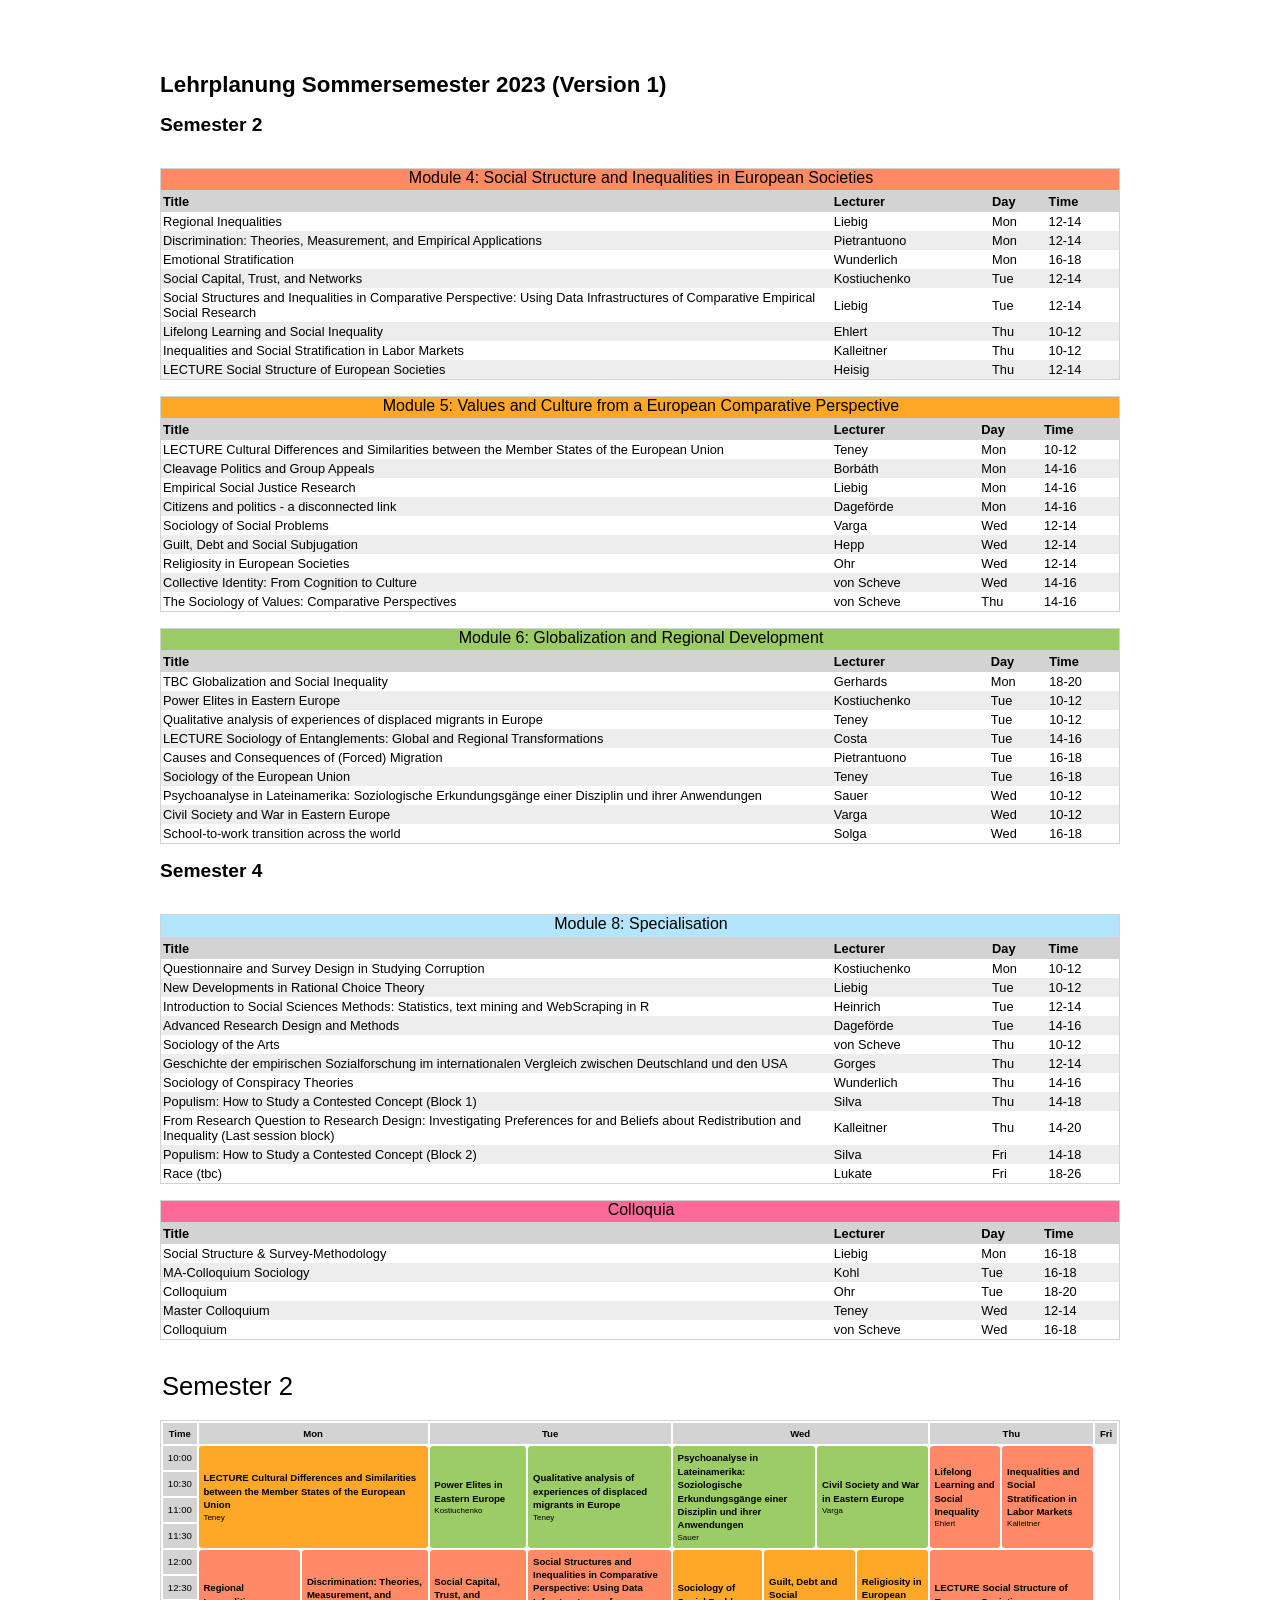
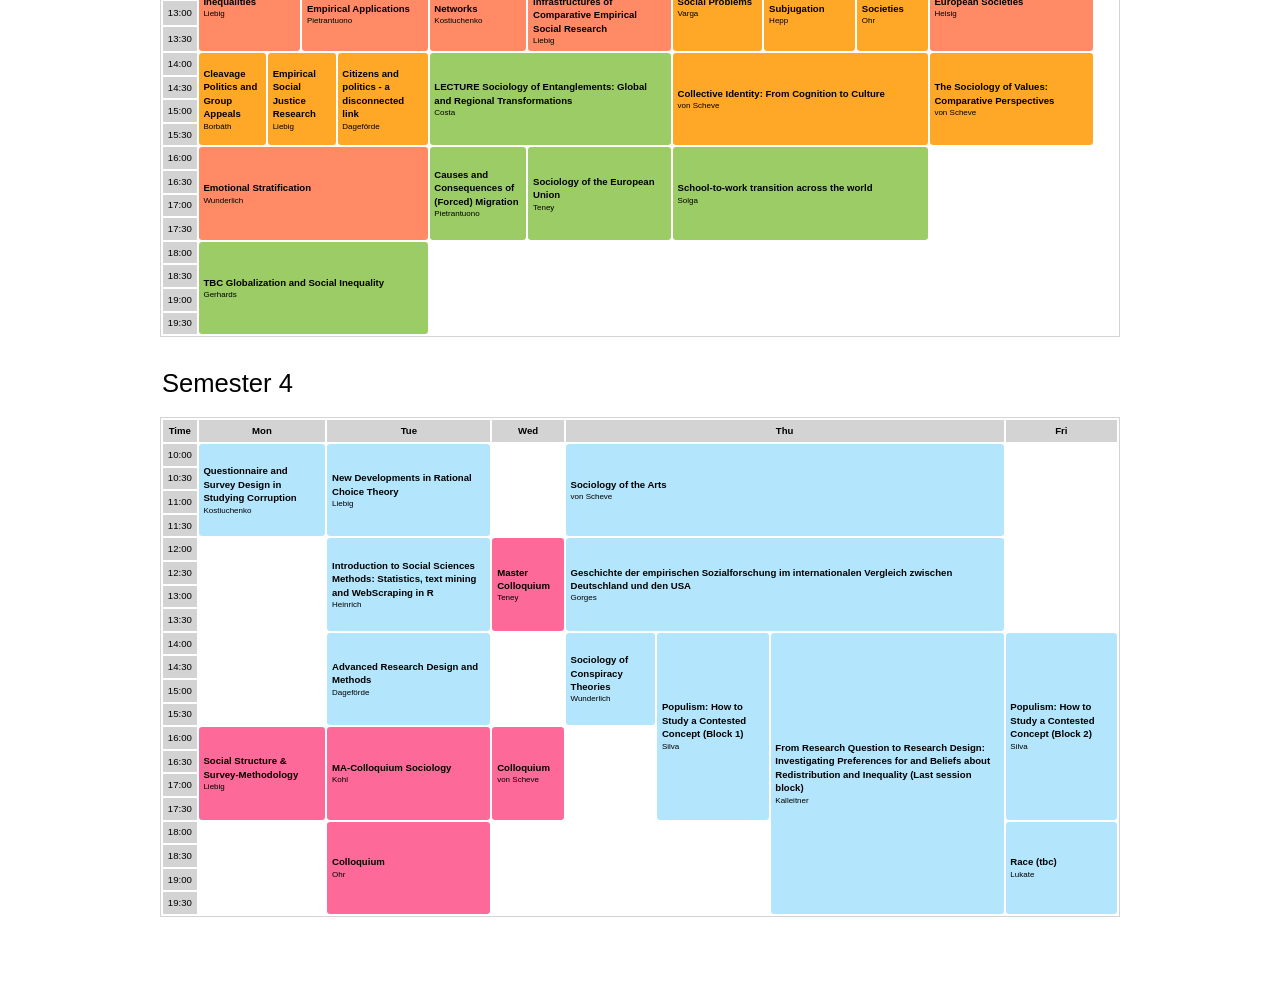
<file: summer23/summer-term.html>
<meta http-equiv="content-type" content="text/html; charset=utf-8">
<meta charset="utf-8" >
<!--<link rel="stylesheet" href="style.css">-->
<style>
body {
    /* display: flex;
    align-items: center;
    justify-content: center;
    flex-direction: column; */
    min-height: 100vh;
    padding: 4rem 0;
    width: 100%
    font-family: -system-ui, -apple-system, BlinkMacSystemFont, sans-serif;
  }

div.content {
    width: 960px;
    margin: auto;
    font-family: -system-ui, -apple-system, BlinkMacSystemFont, sans-serif;
}

table {
    width: 100%;
    max-width: 100rem; 
    border: 1px solid lightgrey;
    border-collapse: collapse;
    font-size: 0.8rem;
  }

  h1 {
    font-size: 1.4rem
  }

  h2 {
      font-size: 1.2rem;
  }

.title-cell {
    width: 70%;
}

th {
    text-align: left;
    border-bottom: 1px lightgray solid;
    background-color: lightgray;
}

th, td {
    padding: 2 2 2 2;
    /* border-bottom: 1px lightgray solid; */
}

table.modultable tr:nth-child(even) {background: rgb(237, 237, 237)}
table.modultable tr:nth-child(odd) {background: #FFF}

caption {
    font-size: 1rem;
    margin-top: 1rem;
    padding-left: 2;
    padding-bottom: 0.2rem;
    text-align: center;
    border: 1px solid lightgrey;
    border-collapse: collapse;

}

.m4 {background-color: #FF8A65;
}
.m5 {background-color: #FFA726;
}
.m6 {background-color: #9CCC65;
}
.m8 {background-color: #B3E5FC;
}
.mc {background-color: #fd6998;
}






div.timetable {
    margin-left: auto;
    margin-right: auto;
}

  
div.timetable  table {
    width: 100%;
    table-layout:auto;
    max-width: 100rem; 
    border: 1px solid lightgrey;
    border-collapse: separate;
    font-size: 0.6rem;

  }
    
  div.timetable th, div.timetable td {
  padding: 0.3rem 0.3rem;
  }
  
  div.timetable  th {
  font-weight: normal;
  /* border-top: thin dotted #ccc; */
  }
  
  div.timetable  td {
  font-weight:600;
  line-height: 1.4;
  border-radius: 0rem;
  transition: opacity 0.3s ease;
  border: 0;
  }
  
  div.timetable td > span {
  font-size: 0.5rem;
  font-weight: normal;
  display: block;
  width: 100%;
  }
  
  
  div.timetable  th {
      /* border-top: 1px solid black; */
      /* border-bottom: 1px solid black; */
      background-color: lightgrey;
      text-align: center;
  }
  
  
  div.timetable .m4 {background-color: #FF8A65;
      /* border: 1px solid black; */
      border-radius: 0.2rem;
  }
  div.timetable .m5 {background-color: #FFA726;
      /* border: 1px solid black; */
      border-radius: 0.2rem;
  }
  div.timetable .m6 {background-color: #9CCC65;
      /* border: 1px solid black; */
      border-radius: 0.2rem;
  }
  div.timetable .m8 {background-color: #B3E5FC;
      /* border: 1px solid black; */
      border-radius: 0.2rem;
  }
  div.timetable .colloquium {background-color: #fd6998;
      /* border: 1px solid black; */
      border-radius: 0.2rem;
  }
  
  div.timetable  caption {
      font-size: 1.6rem;
      margin-bottom: 1rem;
      text-align: left;
      border: none
  }


/* div.timetable table tr:nth-child(even) {background: rgb(237, 237, 237)}
div.timetable table tr:nth-child(odd) {background: #FFF} */


@page {
    size: A4 landscape;
    margin: 1cm;
}


</style>
<!--End of Style sheet-->
<body>
<div class="content">
<h1>Lehrplanung Sommersemester 2023 (Version 1)<h1>
<h2>Semester 2</h2>
<table class="modultable">
<caption class="m4">Module 4: Social Structure and Inequalities in European Societies</caption>
<thead><tr>
<th>Title</th>
<th>Lecturer</th>
<th>Day</th>
<th>Time</th>
</tr></thead><tr><td class='title-cell'>Regional Inequalities</td><td>Liebig</td><td>Mon</td><td>12-14</td></tr><tr><td class='title-cell'>Discrimination: Theories, Measurement, and Empirical Applications</td><td>Pietrantuono</td><td>Mon</td><td>12-14</td></tr><tr><td class='title-cell'>Emotional Stratification</td><td>Wunderlich</td><td>Mon</td><td>16-18</td></tr><tr><td class='title-cell'>Social Capital, Trust, and Networks</td><td>Kostiuchenko</td><td>Tue</td><td>12-14</td></tr><tr><td class='title-cell'>Social Structures and Inequalities in Comparative Perspective: Using Data Infrastructures of Comparative Empirical Social Research</td><td>Liebig</td><td>Tue</td><td>12-14</td></tr><tr><td class='title-cell'>Lifelong Learning and Social Inequality</td><td>Ehlert</td><td>Thu</td><td>10-12</td></tr><tr><td class='title-cell'>Inequalities and Social Stratification in Labor Markets</td><td>Kalleitner</td><td>Thu</td><td>10-12</td></tr><tr><td class='title-cell'>LECTURE Social Structure of European Societies</td><td>Heisig</td><td>Thu</td><td>12-14</td></tr></table><table class="modultable">
<caption class="m5">Module 5: Values and Culture from a European Comparative Perspective</caption>
<thead><tr>
<th>Title</th>
<th>Lecturer</th>
<th>Day</th>
<th>Time</th>
</tr></thead><tr><td class='title-cell'>LECTURE Cultural Differences and Similarities between the Member States of the European Union</td><td>Teney</td><td>Mon</td><td>10-12</td></tr><tr><td class='title-cell'>Cleavage Politics and Group Appeals   </td><td>Borbáth</td><td>Mon</td><td>14-16</td></tr><tr><td class='title-cell'>Empirical Social Justice Research</td><td>Liebig</td><td>Mon</td><td>14-16</td></tr><tr><td class='title-cell'>Citizens and politics - a disconnected link</td><td>Dageförde</td><td>Mon</td><td>14-16</td></tr><tr><td class='title-cell'>Sociology of Social Problems</td><td>Varga</td><td>Wed</td><td>12-14</td></tr><tr><td class='title-cell'>Guilt, Debt and Social Subjugation</td><td>Hepp</td><td>Wed</td><td>12-14</td></tr><tr><td class='title-cell'>Religiosity in European Societies</td><td>Ohr</td><td>Wed</td><td>12-14</td></tr><tr><td class='title-cell'>Collective Identity: From Cognition to Culture</td><td>von Scheve</td><td>Wed</td><td>14-16</td></tr><tr><td class='title-cell'>The Sociology of Values: Comparative Perspectives</td><td>von Scheve</td><td>Thu</td><td>14-16</td></tr></table><table class="modultable">
<caption class="m6">Module 6: Globalization and Regional Development</caption>
<thead><tr>
<th>Title</th>
<th>Lecturer</th>
<th>Day</th>
<th>Time</th>
</tr></thead><tr><td class='title-cell'>TBC Globalization and Social Inequality</td><td>Gerhards</td><td>Mon</td><td>18-20</td></tr><tr><td class='title-cell'>Power Elites in Eastern Europe</td><td>Kostiuchenko</td><td>Tue</td><td>10-12</td></tr><tr><td class='title-cell'>Qualitative analysis of experiences of displaced migrants in Europe</td><td>Teney</td><td>Tue</td><td>10-12</td></tr><tr><td class='title-cell'>LECTURE Sociology of Entanglements: Global and Regional Transformations</td><td>Costa</td><td>Tue</td><td>14-16</td></tr><tr><td class='title-cell'>Causes and Consequences of (Forced) Migration</td><td>Pietrantuono</td><td>Tue</td><td>16-18</td></tr><tr><td class='title-cell'>Sociology of the European Union</td><td>Teney</td><td>Tue</td><td>16-18</td></tr><tr><td class='title-cell'>Psychoanalyse in Lateinamerika: Soziologische Erkundungsgänge einer Disziplin und ihrer Anwendungen</td><td>Sauer</td><td>Wed</td><td>10-12</td></tr><tr><td class='title-cell'>Civil Society and War in Eastern Europe</td><td>Varga</td><td>Wed</td><td>10-12</td></tr><tr><td class='title-cell'>School-to-work transition across the world</td><td>Solga</td><td>Wed</td><td>16-18</td></tr></table><p> </p>
<h2 style="page-break-before:auto">Semester 4</h2>
<table class="modultable">
<caption  class="m8">Module 8: Specialisation</caption>
<thead><tr>
<th>Title</th>
<th>Lecturer</th>
<th>Day</th>
<th>Time</th>
</tr></thead><tr><td class='title-cell'>Questionnaire and Survey Design in Studying Corruption</td><td>Kostiuchenko</td><td>Mon</td><td>10-12</td></tr><tr><td class='title-cell'>New Developments in Rational Choice Theory</td><td>Liebig</td><td>Tue</td><td>10-12</td></tr><tr><td class='title-cell'>Introduction to Social Sciences Methods: Statistics, text mining and WebScraping in R</td><td>Heinrich</td><td>Tue</td><td>12-14</td></tr><tr><td class='title-cell'>Advanced Research Design and Methods</td><td>Dageförde</td><td>Tue</td><td>14-16</td></tr><tr><td class='title-cell'>Sociology of the Arts </td><td>von Scheve</td><td>Thu</td><td>10-12</td></tr><tr><td class='title-cell'>Geschichte der empirischen Sozialforschung im internationalen Vergleich zwischen Deutschland und den USA</td><td>Gorges</td><td>Thu</td><td>12-14</td></tr><tr><td class='title-cell'>Sociology of Conspiracy Theories</td><td>Wunderlich</td><td>Thu</td><td>14-16</td></tr><tr><td class='title-cell'>Populism: How to Study a Contested Concept (Block 1)</td><td>Silva</td><td>Thu</td><td>14-18</td></tr><tr><td class='title-cell'>From Research Question to Research Design: Investigating Preferences for and Beliefs about Redistribution and Inequality (Last session block)</td><td>Kalleitner</td><td>Thu</td><td>14-20</td></tr><tr><td class='title-cell'>Populism: How to Study a Contested Concept (Block 2)</td><td>Silva</td><td>Fri</td><td>14-18</td></tr><tr><td class='title-cell'>Race (tbc)</td><td>Lukate</td><td>Fri</td><td>18-26</td></tr></table><table class="modultable">
<caption  class="mc">Colloquia</caption>
<thead><tr>
<th>Title</th>
<th>Lecturer</th>
<th>Day</th>
<th>Time</th>
</tr></thead> <tr><td class='title-cell'>Social Structure & Survey-Methodology</td><td>Liebig</td><td>Mon</td><td>16-18</td></tr><tr><td class='title-cell'>MA-Colloquium Sociology</td><td>Kohl</td><td>Tue</td><td>16-18</td></tr><tr><td class='title-cell'>Colloquium</td><td>Ohr</td><td>Tue</td><td>18-20</td></tr><tr><td class='title-cell'>Master Colloquium</td><td>Teney</td><td>Wed</td><td>12-14</td></tr><tr><td class='title-cell'>Colloquium</td><td>von Scheve</td><td>Wed</td><td>16-18</td></tr></table><p> </p>
<p> </p>
<div class="timetable">
<table style="page-break-before:auto">
<caption>Semester 2</caption>
<thead style="font-weight: bold;">
<tr>
<th><strong>Time</strong></th><th colspan="6"><strong>Mon</strong></th><th colspan="2"><strong>Tue</strong></th><th colspan="6"><strong>Wed</strong></th><th colspan="2"><strong>Thu</strong></th><th colspan="nan"><strong>Fri</strong></th><tr>
<th>10:00</th>
          <td colspan="6.0" rowspan="4" class="M5" > LECTURE Cultural Differences and Similarities between the Member States of the European Union <span>Teney</span></td>
          
          <td colspan="1.0" rowspan="4" class="M6" > Power Elites in Eastern Europe <span>Kostiuchenko</span></td>
          
          <td colspan="1.0" rowspan="4" class="M6" > Qualitative analysis of experiences of displaced migrants in Europe <span>Teney</span></td>
          
          <td colspan="3.0" rowspan="4" class="M6" > Psychoanalyse in Lateinamerika: Soziologische Erkundungsgänge einer Disziplin und ihrer Anwendungen <span>Sauer</span></td>
          
          <td colspan="3.0" rowspan="4" class="M6" > Civil Society and War in Eastern Europe <span>Varga</span></td>
          
          <td colspan="1.0" rowspan="4" class="M4" > Lifelong Learning and Social Inequality <span>Ehlert</span></td>
          
          <td colspan="1.0" rowspan="4" class="M4" > Inequalities and Social Stratification in Labor Markets <span>Kalleitner</span></td>
          </tr>
<tr>
<th>10:30</th>
</tr>
<tr>
<th>11:00</th>
</tr>
<tr>
<th>11:30</th>
</tr>
<tr>
<th>12:00</th>
          <td colspan="3.0" rowspan="4" class="M4" > Regional Inequalities <span>Liebig</span></td>
          
          <td colspan="3.0" rowspan="4" class="M4" > Discrimination: Theories, Measurement, and Empirical Applications <span>Pietrantuono</span></td>
          
          <td colspan="1.0" rowspan="4" class="M4" > Social Capital, Trust, and Networks <span>Kostiuchenko</span></td>
          
          <td colspan="1.0" rowspan="4" class="M4" > Social Structures and Inequalities in Comparative Perspective: Using Data Infrastructures of Comparative Empirical Social Research <span>Liebig</span></td>
          
          <td colspan="2.0" rowspan="4" class="M5" > Sociology of Social Problems <span>Varga</span></td>
          
          <td colspan="2.0" rowspan="4" class="M5" > Guilt, Debt and Social Subjugation <span>Hepp</span></td>
          
          <td colspan="2.0" rowspan="4" class="M5" > Religiosity in European Societies <span>Ohr</span></td>
          
          <td colspan="2.0" rowspan="4" class="M4" > LECTURE Social Structure of European Societies <span>Heisig</span></td>
          </tr>
<tr>
<th>12:30</th>
</tr>
<tr>
<th>13:00</th>
</tr>
<tr>
<th>13:30</th>
</tr>
<tr>
<th>14:00</th>
          <td colspan="2.0" rowspan="4" class="M5" > Cleavage Politics and Group Appeals    <span>Borbáth</span></td>
          
          <td colspan="2.0" rowspan="4" class="M5" > Empirical Social Justice Research <span>Liebig</span></td>
          
          <td colspan="2.0" rowspan="4" class="M5" > Citizens and politics - a disconnected link <span>Dageförde</span></td>
          
          <td colspan="2.0" rowspan="4" class="M6" > LECTURE Sociology of Entanglements: Global and Regional Transformations <span>Costa</span></td>
          
          <td colspan="6.0" rowspan="4" class="M5" > Collective Identity: From Cognition to Culture <span>von Scheve</span></td>
          
          <td colspan="2.0" rowspan="4" class="M5" > The Sociology of Values: Comparative Perspectives <span>von Scheve</span></td>
          </tr>
<tr>
<th>14:30</th>
</tr>
<tr>
<th>15:00</th>
</tr>
<tr>
<th>15:30</th>
</tr>
<tr>
<th>16:00</th>
          <td colspan="6.0" rowspan="4" class="M4" > Emotional Stratification <span>Wunderlich</span></td>
          
          <td colspan="1.0" rowspan="4" class="M6" > Causes and Consequences of (Forced) Migration <span>Pietrantuono</span></td>
          
          <td colspan="1.0" rowspan="4" class="M6" > Sociology of the European Union <span>Teney</span></td>
          
          <td colspan="6.0" rowspan="4" class="M6" > School-to-work transition across the world <span>Solga</span></td>
          <td colspan="2"></td></tr>
<tr>
<th>16:30</th>
</tr>
<tr>
<th>17:00</th>
</tr>
<tr>
<th>17:30</th>
</tr>
<tr>
<th>18:00</th>
          <td colspan="6.0" rowspan="4" class="M6" > TBC Globalization and Social Inequality <span>Gerhards</span></td>
          <td colspan="2"></td><td colspan="6"></td><td colspan="2"></td></tr>
<tr>
<th>18:30</th>
</tr>
<tr>
<th>19:00</th>
</tr>
<tr>
<th>19:30</th>
</tr></table><p></p><table style="page-break-before:auto">
<caption>Semester 4</caption>
<thead style="font-weight: bold;">
<tr>
<th><strong>Time</strong></th><th colspan="1"><strong>Mon</strong></th><th colspan="1"><strong>Tue</strong></th><th colspan="1"><strong>Wed</strong></th><th colspan="6"><strong>Thu</strong></th><th colspan="1"><strong>Fri</strong></th>
     <tr>
     <th>10:00</th>

          <td colspan="1.0" rowspan="4" class="M8" > Questionnaire and Survey Design in Studying Corruption <span>Kostiuchenko</span></td>
          
          <td colspan="1.0" rowspan="4" class="M8" > New Developments in Rational Choice Theory <span>Liebig</span></td>
          <td colspan="1"></td>
          <td colspan="6.0" rowspan="4" class="M8" > Sociology of the Arts  <span>von Scheve</span></td>
          <td colspan="1"></td></tr>
<tr>
<th>10:30</th>
</tr>
<tr>
<th>11:00</th>
</tr>
<tr>
<th>11:30</th>
</tr>
<tr>
<th>12:00</th><td colspan="1"></td>
          <td colspan="1.0" rowspan="4" class="M8" > Introduction to Social Sciences Methods: Statistics, text mining and WebScraping in R <span>Heinrich</span></td>
          
          <td colspan="1.0" rowspan="4" class="Colloquium" > Master Colloquium <span>Teney</span></td>
          
          <td colspan="6.0" rowspan="4" class="M8" > Geschichte der empirischen Sozialforschung im internationalen Vergleich zwischen Deutschland und den USA <span>Gorges</span></td>
          <td colspan="1"></td></tr>
<tr>
<th>12:30</th>
</tr>
<tr>
<th>13:00</th>
</tr>
<tr>
<th>13:30</th>
</tr>
<tr>
<th>14:00</th><td colspan="1"></td>
          <td colspan="1.0" rowspan="4" class="M8" > Advanced Research Design and Methods <span>Dageförde</span></td>
          <td colspan="1"></td>
          <td colspan="2.0" rowspan="4" class="M8" > Sociology of Conspiracy Theories <span>Wunderlich</span></td>
          
          <td colspan="2.0" rowspan="8" class="M8" > Populism: How to Study a Contested Concept (Block 1) <span>Silva</span></td>
          
          <td colspan="2.0" rowspan="12" class="M8" > From Research Question to Research Design: Investigating Preferences for and Beliefs about Redistribution and Inequality (Last session block) <span>Kalleitner</span></td>
          
          <td colspan="1.0" rowspan="8" class="M8" > Populism: How to Study a Contested Concept (Block 2) <span>Silva</span></td>
          </tr>
<tr>
<th>14:30</th>
</tr>
<tr>
<th>15:00</th>
</tr>
<tr>
<th>15:30</th>
</tr>
<tr>
<th>16:00</th>
          <td colspan="1.0" rowspan="4" class="Colloquium" > Social Structure & Survey-Methodology <span>Liebig</span></td>
          
          <td colspan="1.0" rowspan="4" class="Colloquium" > MA-Colloquium Sociology <span>Kohl</span></td>
          
          <td colspan="1.0" rowspan="4" class="Colloquium" > Colloquium <span>von Scheve</span></td>
          <td colspan="4"></td></tr>
<tr>
<th>16:30</th>
</tr>
<tr>
<th>17:00</th>
</tr>
<tr>
<th>17:30</th>
</tr>
<tr>
<th>18:00</th><td colspan="1"></td>
          <td colspan="1.0" rowspan="4" class="Colloquium" > Colloquium <span>Ohr</span></td>
          <td colspan="1"></td><td colspan="5"></td>
          <td colspan="1.0" rowspan="16" class="M8" > Race (tbc) <span>Lukate</span></td>
          </tr>
<tr>
<th>18:30</th>
</tr>
<tr>
<th>19:00</th>
</tr>
<tr>
<th>19:30</th>
</tr></table></div></div></body>
</file>
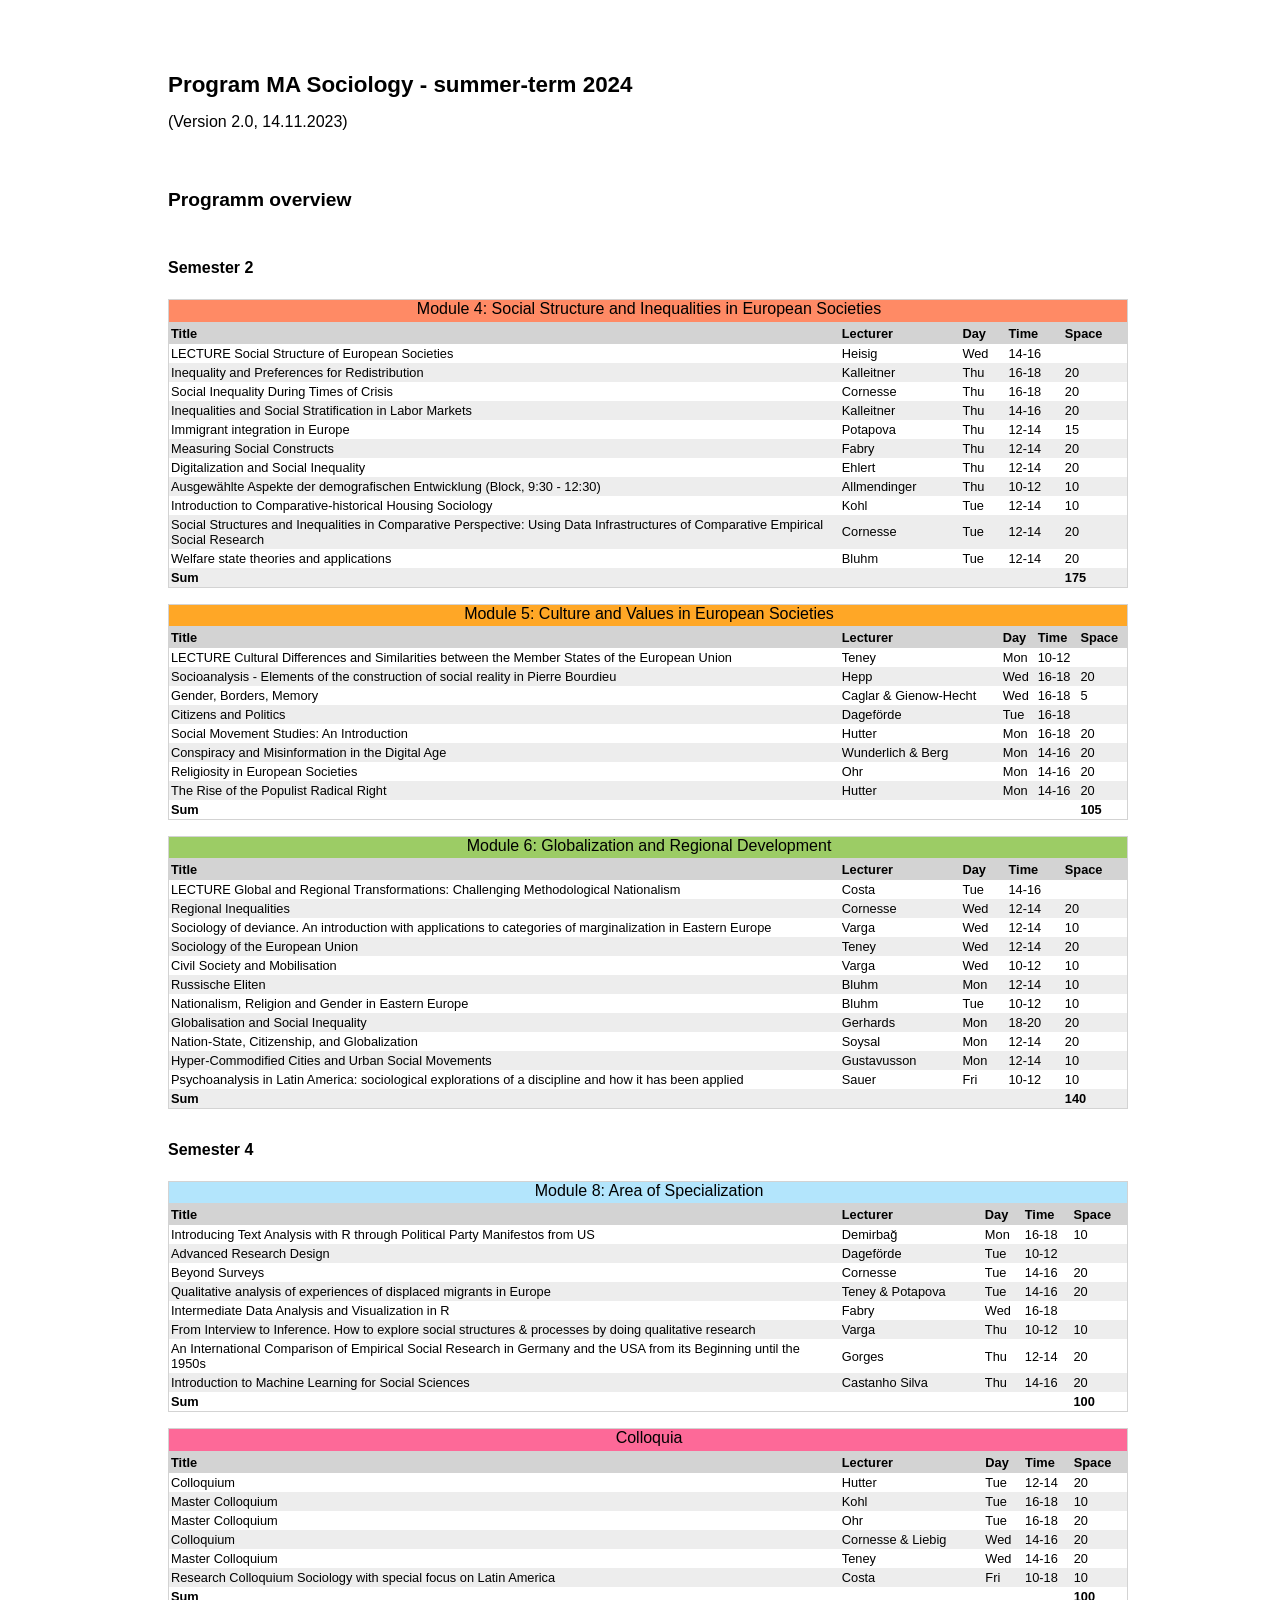
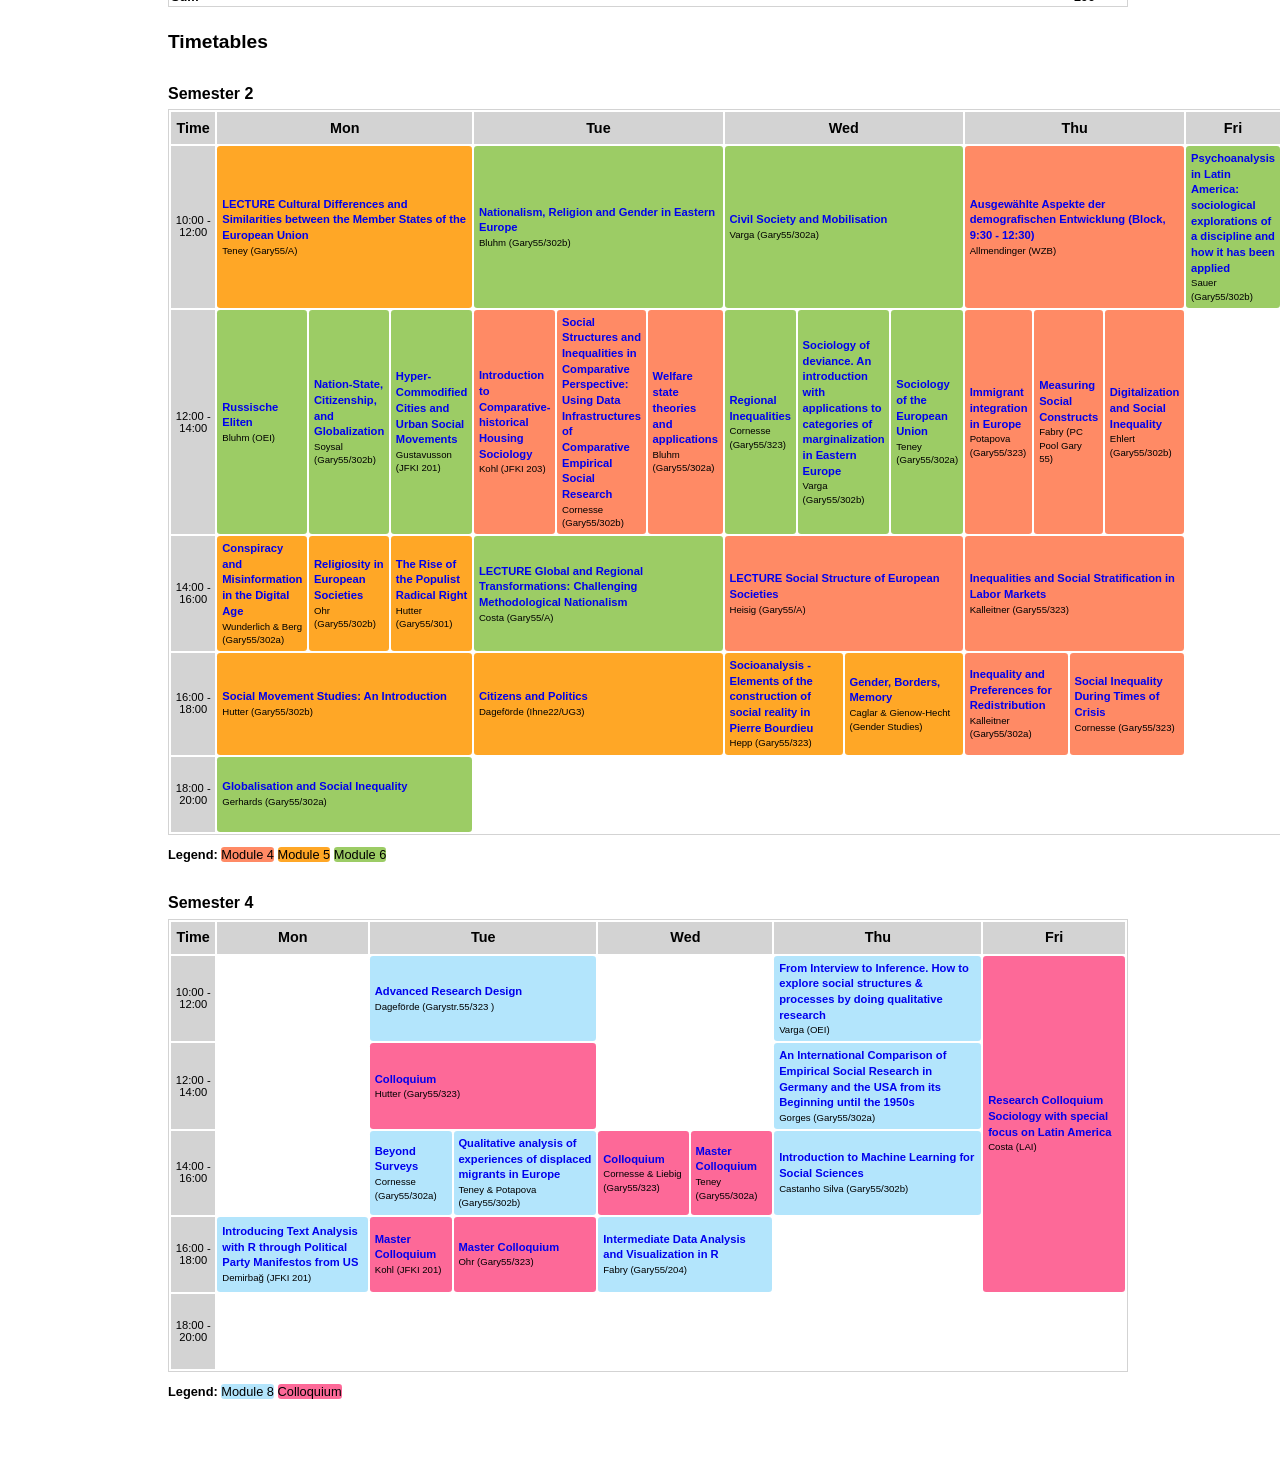
<file: summer24/timetable.html>
<meta http-equiv="content-type" content="text/html; charset=utf-8">
<meta charset="utf-8">
<!--<link rel="stylesheet" href="style.css">-->
<link rel="stylesheet" href="style.css">
<!--End of Style sheet-->

<body>
<div class="content">
<h1>Program MA Sociology - summer-term 2024</h1> 
<span>(Version 2.0, 14.11.2023)</span>




 
<p style="page-break-before: auto"> <br/> </p>

<h2>Programm overview</h2>







<div class="semester-heading">
    <h3>Semester 2</h3>
    <span><!--(~ 140 students)--></span>
</div>

           <table class="modultable">
                    <caption class="m4">Module 4: Social Structure and Inequalities in European Societies</caption>
                    <thead>
                        <tr>
                            <th>Title</th>
                            <th>Lecturer</th>
                            <th>Day</th>
                            <th>Time</th>
                            <th>Space</th>
                        </tr>
                    </thead>
                                
            <tr>
              <td class='title-cell'>LECTURE Social Structure of European Societies</td>
              <td>Heisig</td>
              <td>Wed</td>
              <td>14-16</td>
              <td><NA></td>
            </tr>
            
            <tr>
              <td class='title-cell'>Inequality and Preferences for Redistribution</td>
              <td>Kalleitner</td>
              <td>Thu</td>
              <td>16-18</td>
              <td>20</td>
            </tr>
            
            <tr>
              <td class='title-cell'>Social Inequality During Times of Crisis</td>
              <td>Cornesse</td>
              <td>Thu</td>
              <td>16-18</td>
              <td>20</td>
            </tr>
            
            <tr>
              <td class='title-cell'>Inequalities and Social Stratification in Labor Markets</td>
              <td>Kalleitner</td>
              <td>Thu</td>
              <td>14-16</td>
              <td>20</td>
            </tr>
            
            <tr>
              <td class='title-cell'>Immigrant integration in Europe</td>
              <td>Potapova</td>
              <td>Thu</td>
              <td>12-14</td>
              <td>15</td>
            </tr>
            
            <tr>
              <td class='title-cell'>Measuring Social Constructs</td>
              <td>Fabry</td>
              <td>Thu</td>
              <td>12-14</td>
              <td>20</td>
            </tr>
            
            <tr>
              <td class='title-cell'>Digitalization and Social Inequality</td>
              <td>Ehlert</td>
              <td>Thu</td>
              <td>12-14</td>
              <td>20</td>
            </tr>
            
            <tr>
              <td class='title-cell'>Ausgewählte Aspekte der demografischen Entwicklung (Block, 9:30 - 12:30)</td>
              <td>Allmendinger</td>
              <td>Thu</td>
              <td>10-12</td>
              <td>10</td>
            </tr>
            
            <tr>
              <td class='title-cell'>Introduction to Comparative-historical Housing Sociology</td>
              <td>Kohl</td>
              <td>Tue</td>
              <td>12-14</td>
              <td>10</td>
            </tr>
            
            <tr>
              <td class='title-cell'>Social Structures and Inequalities in Comparative Perspective: Using Data Infrastructures of Comparative Empirical Social Research</td>
              <td>Cornesse</td>
              <td>Tue</td>
              <td>12-14</td>
              <td>20</td>
            </tr>
            
            <tr>
              <td class='title-cell'>Welfare state theories and applications</td>
              <td>Bluhm</td>
              <td>Tue</td>
              <td>12-14</td>
              <td>20</td>
            </tr>
            
            <tr class="sum_row">
                <td>Sum</td>
                <td></td>
                <td></td>
                <td></td>
                <td>175</td>
            </tr>
                    </table>

                    <table class="modultable">
                        <caption class="m5">Module 5: Culture and Values in European Societies</caption>
                        <thead>
                            <tr>
                                <th>Title</th>
                                <th>Lecturer</th>
                                <th>Day</th>
                                <th>Time</th>
                                <th>Space</th>
                            </tr>
                        </thead>
                                    
                <tr>
                  <td class='title-cell'>LECTURE Cultural Differences and Similarities between the Member States of the European Union</td>
                  <td>Teney</td>
                  <td>Mon</td>
                  <td>10-12</td>
                  <td><NA></td>
                </tr>
                
                <tr>
                  <td class='title-cell'>Socioanalysis - Elements of the construction of social reality in Pierre Bourdieu</td>
                  <td>Hepp</td>
                  <td>Wed</td>
                  <td>16-18</td>
                  <td>20</td>
                </tr>
                
                <tr>
                  <td class='title-cell'>Gender, Borders, Memory</td>
                  <td>Caglar & Gienow-Hecht</td>
                  <td>Wed</td>
                  <td>16-18</td>
                  <td>5</td>
                </tr>
                
                <tr>
                  <td class='title-cell'>Citizens and Politics</td>
                  <td>Dageförde</td>
                  <td>Tue</td>
                  <td>16-18</td>
                  <td><NA></td>
                </tr>
                
                <tr>
                  <td class='title-cell'>Social Movement Studies: An Introduction</td>
                  <td>Hutter</td>
                  <td>Mon</td>
                  <td>16-18</td>
                  <td>20</td>
                </tr>
                
                <tr>
                  <td class='title-cell'>Conspiracy and Misinformation in the Digital Age</td>
                  <td>Wunderlich & Berg</td>
                  <td>Mon</td>
                  <td>14-16</td>
                  <td>20</td>
                </tr>
                
                <tr>
                  <td class='title-cell'>Religiosity in European Societies</td>
                  <td>Ohr</td>
                  <td>Mon</td>
                  <td>14-16</td>
                  <td>20</td>
                </tr>
                
                <tr>
                  <td class='title-cell'>The Rise of the Populist Radical Right</td>
                  <td>Hutter</td>
                  <td>Mon</td>
                  <td>14-16</td>
                  <td>20</td>
                </tr>
                
                <tr class="sum_row">
                    <td>Sum</td>
                    <td></td>
                    <td></td>
                    <td></td>
                    <td>105</td>
                </tr>
                        </table>

                        <table class="modultable">
                            <caption class="m6">Module 6: Globalization and Regional Development</caption>
                            <thead>
                                <tr>
                                    <th>Title</th>
                                    <th>Lecturer</th>
                                    <th>Day</th>
                                    <th>Time</th>
                                    <th>Space</th>
                                </tr>
                            </thead>
                                        
                    <tr>
                      <td class='title-cell'>LECTURE Global and Regional Transformations: Challenging Methodological Nationalism</td>
                      <td>Costa</td>
                      <td>Tue</td>
                      <td>14-16</td>
                      <td><NA></td>
                    </tr>
                    
                    <tr>
                      <td class='title-cell'>Regional Inequalities</td>
                      <td>Cornesse</td>
                      <td>Wed</td>
                      <td>12-14</td>
                      <td>20</td>
                    </tr>
                    
                    <tr>
                      <td class='title-cell'>Sociology of deviance. An introduction with applications to categories of marginalization in Eastern Europe</td>
                      <td>Varga</td>
                      <td>Wed</td>
                      <td>12-14</td>
                      <td>10</td>
                    </tr>
                    
                    <tr>
                      <td class='title-cell'>Sociology of the European Union</td>
                      <td>Teney</td>
                      <td>Wed</td>
                      <td>12-14</td>
                      <td>20</td>
                    </tr>
                    
                    <tr>
                      <td class='title-cell'>Civil Society and Mobilisation</td>
                      <td>Varga</td>
                      <td>Wed</td>
                      <td>10-12</td>
                      <td>10</td>
                    </tr>
                    
                    <tr>
                      <td class='title-cell'>Russische Eliten</td>
                      <td>Bluhm</td>
                      <td>Mon</td>
                      <td>12-14</td>
                      <td>10</td>
                    </tr>
                    
                    <tr>
                      <td class='title-cell'>Nationalism, Religion and Gender in Eastern Europe</td>
                      <td>Bluhm</td>
                      <td>Tue</td>
                      <td>10-12</td>
                      <td>10</td>
                    </tr>
                    
                    <tr>
                      <td class='title-cell'>Globalisation and Social Inequality</td>
                      <td>Gerhards</td>
                      <td>Mon</td>
                      <td>18-20</td>
                      <td>20</td>
                    </tr>
                    
                    <tr>
                      <td class='title-cell'>Nation-State, Citizenship, and Globalization</td>
                      <td>Soysal</td>
                      <td>Mon</td>
                      <td>12-14</td>
                      <td>20</td>
                    </tr>
                    
                    <tr>
                      <td class='title-cell'>Hyper-Commodified Cities and Urban Social Movements</td>
                      <td>Gustavusson</td>
                      <td>Mon</td>
                      <td>12-14</td>
                      <td>10</td>
                    </tr>
                    
                    <tr>
                      <td class='title-cell'>Psychoanalysis in Latin America: sociological explorations of a discipline and how it has been applied</td>
                      <td>Sauer</td>
                      <td>Fri</td>
                      <td>10-12</td>
                      <td>10</td>
                    </tr>
                    
                    <tr class="sum_row">
                        <td>Sum</td>
                        <td></td>
                        <td></td>
                        <td></td>
                        <td>140</td>
                    </tr>
                            </table>





<div style="page-break-before:auto" class="semester-heading">

    <h3>Semester 4</h3>
    <span><!--(~ 110 students)--></span>

</div>




<table class="modultable">
<caption  class="m8">Module 8: Area of Specialization</caption>
<thead><tr>
<th>Title</th>
<th>Lecturer</th>
<th>Day</th>
<th>Time</th>
<th>Space</th>
</tr></thead>
            
            <tr>
              <td class='title-cell'>Introducing Text Analysis with R through Political Party Manifestos from US</td>
              <td>Demirbağ </td>
              <td>Mon</td>
              <td>16-18</td>
              <td>10</td>
            </tr>
            
            <tr>
              <td class='title-cell'>Advanced Research Design</td>
              <td>Dageförde</td>
              <td>Tue</td>
              <td>10-12</td>
              <td><NA></td>
            </tr>
            
            <tr>
              <td class='title-cell'>Beyond Surveys</td>
              <td>Cornesse</td>
              <td>Tue</td>
              <td>14-16</td>
              <td>20</td>
            </tr>
            
            <tr>
              <td class='title-cell'>Qualitative analysis of experiences of displaced migrants in Europe</td>
              <td>Teney & Potapova</td>
              <td>Tue</td>
              <td>14-16</td>
              <td>20</td>
            </tr>
            
            <tr>
              <td class='title-cell'>Intermediate Data Analysis and Visualization in R</td>
              <td>Fabry</td>
              <td>Wed</td>
              <td>16-18</td>
              <td><NA></td>
            </tr>
            
            <tr>
              <td class='title-cell'>From Interview to Inference. How to explore social structures & processes by doing qualitative research</td>
              <td>Varga</td>
              <td>Thu</td>
              <td>10-12</td>
              <td>10</td>
            </tr>
            
            <tr>
              <td class='title-cell'>An International Comparison of Empirical Social Research in Germany and the USA from its Beginning until the 1950s</td>
              <td>Gorges</td>
              <td>Thu</td>
              <td>12-14</td>
              <td>20</td>
            </tr>
            
            <tr>
              <td class='title-cell'>Introduction to Machine Learning for Social Sciences</td>
              <td>Castanho Silva</td>
              <td>Thu</td>
              <td>14-16</td>
              <td>20</td>
            </tr>
            
            <tr class="sum_row">
                <td>Sum</td>
                <td></td>
                <td></td>
                <td></td>
                <td>100</td>
            </tr>
</table>



<table class="modultable">
<caption  class="mc">Colloquia</caption>
<thead><tr>
<th>Title</th>
<th>Lecturer</th>
<th>Day</th>
<th>Time</th>
<th>Space</th>
</tr></thead> 
            
            <tr>
              <td class='title-cell'>Colloquium</td>
              <td>Hutter</td>
              <td>Tue</td>
              <td>12-14</td>
              <td>20</td>
            </tr>
            
            <tr>
              <td class='title-cell'>Master Colloquium</td>
              <td>Kohl</td>
              <td>Tue</td>
              <td>16-18</td>
              <td>10</td>
            </tr>
            
            <tr>
              <td class='title-cell'>Master Colloquium</td>
              <td>Ohr</td>
              <td>Tue</td>
              <td>16-18</td>
              <td>20</td>
            </tr>
            
            <tr>
              <td class='title-cell'>Colloquium</td>
              <td>Cornesse & Liebig</td>
              <td>Wed</td>
              <td>14-16</td>
              <td>20</td>
            </tr>
            
            <tr>
              <td class='title-cell'>Master Colloquium</td>
              <td>Teney</td>
              <td>Wed</td>
              <td>14-16</td>
              <td>20</td>
            </tr>
            
            <tr>
              <td class='title-cell'>Research Colloquium Sociology with special focus on Latin America</td>
              <td>Costa</td>
              <td>Fri</td>
              <td>10-18</td>
              <td>10</td>
            </tr>
            
            <tr class="sum_row">
                <td>Sum</td>
                <td></td>
                <td></td>
                <td></td>
                <td>100</td>
            </tr>
</table>         

<h2 style="page-break-before: always;">Timetables</h2>

<div class="timetable">






<h3>Semester 2</h3>
<table style=" width:100%; table-layout:auto">
<!--<caption>Semester 1 </caption>-->

<!-- <colgroup>
    <col>
    
        <col span="6", style = "border-right: 1px solid black;">
    
        <col span="6", style = "border-right: 1px solid black;">
    
        <col span="6", style = "border-right: 1px solid black;">
    
        <col span="6", style = "border-right: 1px solid black;">
    
        <col span="1", style = "border-right: 1px solid black;">
    
</colgroup> -->
<thead style="font-weight: bold;">

<tr style="height: 2rem">
<th><strong>Time</strong></th>

    <th colspan="6"><strong>Mon</strong></th>

    <th colspan="6"><strong>Tue</strong></th>

    <th colspan="6"><strong>Wed</strong></th>

    <th colspan="6"><strong>Thu</strong></th>

    <th colspan="1"><strong>Fri</strong></th>

</tr>
</thead>



<tr>
<th>10:00&nbsp;-<br>12:00</th>
    
            
                
                    <td colspan="6" class="m5" rowspan="1"> 
                     
                    <a href="https://www.fu-berlin.de/vv/en/lv/854222?m=206895&pc=126922&sm=814672" target="_blank">LECTURE Cultural Differences and Similarities between the Member States of the European Union</a>
                    
                    <span> Teney (Gary55/A)</span>
                </td>   
            
    
            
                
                    <td colspan="6" class="m6" rowspan="1"> 
                     
                    <a href="https://www.fu-berlin.de/vv/en/lv/860526?m=206903&pc=126922&sm=814672" target="_blank">Nationalism, Religion and Gender in Eastern Europe</a>
                    
                    <span> Bluhm (Gary55/302b)</span>
                </td>   
            
    
            
                
                    <td colspan="6" class="m6" rowspan="1"> 
                     
                    <a href="https://www.fu-berlin.de/vv/en/lv/860084?m=206903&pc=126922&sm=814672" target="_blank">Civil Society and Mobilisation</a>
                    
                    <span> Varga (Gary55/302a)</span>
                </td>   
            
    
            
                
                    <td colspan="6" class="m4" rowspan="1"> 
                     
                    <a href="https://www.fu-berlin.de/vv/en/lv/854218?m=206887&pc=126922&sm=814672" target="_blank">Ausgewählte Aspekte der demografischen Entwicklung (Block, 9:30 - 12:30)</a>
                    
                    <span> Allmendinger (WZB)</span>
                </td>   
            
    
            
                
                    <td colspan="1" class="m6" rowspan="1"> 
                     
                    <a href="https://www.fu-berlin.de/vv/en/lv/853701?m=206903&pc=126922&sm=814672" target="_blank">Psychoanalysis in Latin America: sociological explorations of a discipline and how it has been applied</a>
                    
                    <span> Sauer (Gary55/302b)</span>
                </td>   
            
    
</tr>



<tr>
<th>12:00&nbsp;-<br>14:00</th>
    
            
                
                    <td colspan="2" class="m6" rowspan="1"> 
                     
                    <a href="https://www.fu-berlin.de/vv/en/lv/860088?m=206903&pc=126922&sm=814672" target="_blank">Russische Eliten</a>
                    
                    <span> Bluhm (OEI)</span>
                </td>   
            
                
                    <td colspan="2" class="m6" rowspan="1"> 
                     
                    <a href="https://www.fu-berlin.de/vv/en/lv/854252?m=206903&pc=126922&sm=814672" target="_blank">Nation-State, Citizenship, and Globalization</a>
                    
                    <span> Soysal (Gary55/302b)</span>
                </td>   
            
                
                    <td colspan="2" class="m6" rowspan="1"> 
                     
                    <a href="https://www.fu-berlin.de/vv/en/lv/855526?m=206903&pc=126922&sm=814672" target="_blank">Hyper-Commodified Cities and Urban Social Movements</a>
                    
                    <span> Gustavusson (JFKI 201)</span>
                </td>   
            
    
            
                
                    <td colspan="2" class="m4" rowspan="1"> 
                     
                    <a href="https://www.fu-berlin.de/vv/en/lv/854210?m=206887&pc=126922&sm=814672" target="_blank">Introduction to Comparative-historical Housing Sociology</a>
                    
                    <span> Kohl (JFKI 203)</span>
                </td>   
            
                
                    <td colspan="2" class="m4" rowspan="1"> 
                     
                    <a href="https://www.fu-berlin.de/vv/en/lv/854209?m=206887&pc=126922&sm=814672" target="_blank">Social Structures and Inequalities in Comparative Perspective: Using Data Infrastructures of Comparative Empirical Social Research</a>
                    
                    <span> Cornesse (Gary55/302b)</span>
                </td>   
            
                
                    <td colspan="2" class="m4" rowspan="1"> 
                     
                    <a href="https://www.fu-berlin.de/vv/en/lv/854211?m=206887&pc=126922&sm=814672" target="_blank">Welfare state theories and applications</a>
                    
                    <span> Bluhm (Gary55/302a)</span>
                </td>   
            
    
            
                
                    <td colspan="2" class="m6" rowspan="1"> 
                     
                    <a href="https://www.fu-berlin.de/vv/en/lv/854254?m=206903&pc=126922&sm=814672" target="_blank">Regional Inequalities</a>
                    
                    <span> Cornesse (Gary55/323)</span>
                </td>   
            
                
                    <td colspan="2" class="m6" rowspan="1"> 
                     
                    <a href="https://www.fu-berlin.de/vv/en/lv/860085?m=206903&pc=126922&sm=814672" target="_blank">Sociology of deviance. An introduction with applications to categories of marginalization in Eastern Europe</a>
                    
                    <span> Varga (Gary55/302b)</span>
                </td>   
            
                
                    <td colspan="2" class="m6" rowspan="1"> 
                     
                    <a href="https://www.fu-berlin.de/vv/en/lv/854255?m=206903&pc=126922&sm=814672" target="_blank">Sociology of the European Union</a>
                    
                    <span> Teney (Gary55/302a)</span>
                </td>   
            
    
            
                
                    <td colspan="2" class="m4" rowspan="1"> 
                     
                    <a href="https://www.fu-berlin.de/vv/en/lv/854215?m=206887&pc=126922&sm=814672" target="_blank">Immigrant integration in Europe</a>
                    
                    <span> Potapova (Gary55/323)</span>
                </td>   
            
                
                    <td colspan="2" class="m4" rowspan="1"> 
                     
                    <a href="https://www.fu-berlin.de/vv/en/lv/854216?m=206887&pc=126922&sm=814672" target="_blank">Measuring Social Constructs</a>
                    
                    <span> Fabry (PC Pool Gary 55)</span>
                </td>   
            
                
                    <td colspan="2" class="m4" rowspan="1"> 
                     
                    <a href="https://www.fu-berlin.de/vv/en/lv/854217?m=206887&pc=126922&sm=814672" target="_blank">Digitalization and Social Inequality</a>
                    
                    <span> Ehlert (Gary55/302b)</span>
                </td>   
            
    
            
                
                    <td colspan="1" class="empty" rowspan="1"> 
                     
                    <a href="link" target="_blank">titel</a>
                    
                    <span> lecturer ()</span>
                </td>   
            
    
</tr>



<tr>
<th>14:00&nbsp;-<br>16:00</th>
    
            
                
                    <td colspan="2" class="m5" rowspan="1"> 
                     
                    <a href="https://www.fu-berlin.de/vv/en/lv/854225?m=206895&pc=126922&sm=814672" target="_blank">Conspiracy and Misinformation in the Digital Age</a>
                    
                    <span> Wunderlich & Berg (Gary55/302a)</span>
                </td>   
            
                
                    <td colspan="2" class="m5" rowspan="1"> 
                     
                    <a href="https://www.fu-berlin.de/vv/en/lv/854224?m=206895&pc=126922&sm=814672" target="_blank">Religiosity in European Societies</a>
                    
                    <span> Ohr (Gary55/302b)</span>
                </td>   
            
                
                    <td colspan="2" class="m5" rowspan="1"> 
                     
                    <a href="https://www.fu-berlin.de/vv/en/lv/854223?m=206895&pc=126922&sm=814672" target="_blank">The Rise of the Populist Radical Right</a>
                    
                    <span> Hutter (Gary55/301)</span>
                </td>   
            
    
            
                
                    <td colspan="6" class="m6" rowspan="1"> 
                     
                    <a href="https://www.fu-berlin.de/vv/en/lv/854237?m=206903&pc=126922&sm=814672" target="_blank">LECTURE Global and Regional Transformations: Challenging Methodological Nationalism</a>
                    
                    <span> Costa (Gary55/A)</span>
                </td>   
            
    
            
                
                    <td colspan="6" class="m4" rowspan="1"> 
                     
                    <a href="https://www.fu-berlin.de/vv/en/lv/854208?m=206887&pc=126922&sm=814672" target="_blank">LECTURE Social Structure of European Societies</a>
                    
                    <span> Heisig (Gary55/A)</span>
                </td>   
            
    
            
                
                    <td colspan="6" class="m4" rowspan="1"> 
                     
                    <a href="https://www.fu-berlin.de/vv/en/lv/854214?m=206887&pc=126922&sm=814672" target="_blank">Inequalities and Social Stratification in Labor Markets</a>
                    
                    <span> Kalleitner (Gary55/323)</span>
                </td>   
            
    
            
                
                    <td colspan="1" class="empty" rowspan="1"> 
                     
                    <a href="link" target="_blank">titel</a>
                    
                    <span> lecturer ()</span>
                </td>   
            
    
</tr>



<tr>
<th>16:00&nbsp;-<br>18:00</th>
    
            
                
                    <td colspan="6" class="m5" rowspan="1"> 
                     
                    <a href="https://www.fu-berlin.de/vv/en/lv/854226?m=206895&pc=126922&sm=814672" target="_blank">Social Movement Studies: An Introduction</a>
                    
                    <span> Hutter (Gary55/302b)</span>
                </td>   
            
    
            
                
                    <td colspan="6" class="m5" rowspan="1"> 
                     
                    <a href="https://www.fu-berlin.de/vv/en/lv/864382?m=206895&pc=126922&sm=814672" target="_blank">Citizens and Politics</a>
                    
                    <span> Dageförde (Ihne22/UG3)</span>
                </td>   
            
    
            
                
                    <td colspan="3" class="m5" rowspan="1"> 
                     
                    <a href="https://www.fu-berlin.de/vv/en/lv/854229?m=206895&pc=126922&sm=814672" target="_blank">Socioanalysis - Elements of the construction of social reality in Pierre Bourdieu</a>
                    
                    <span> Hepp (Gary55/323)</span>
                </td>   
            
                
                    <td colspan="3" class="m5" rowspan="1"> 
                     
                    <a href="https://www.fu-berlin.de/vv/en/lv/866769?m=206895&pc=126922&sm=814672" target="_blank">Gender, Borders, Memory</a>
                    
                    <span> Caglar & Gienow-Hecht (Gender Studies)</span>
                </td>   
            
    
            
                
                    <td colspan="3" class="m4" rowspan="1"> 
                     
                    <a href="https://www.fu-berlin.de/vv/en/lv/854213?m=206887&pc=126922&sm=814672" target="_blank">Inequality and Preferences for Redistribution</a>
                    
                    <span> Kalleitner (Gary55/302a)</span>
                </td>   
            
                
                    <td colspan="3" class="m4" rowspan="1"> 
                     
                    <a href="https://www.fu-berlin.de/vv/en/lv/854212?m=206887&pc=126922&sm=814672" target="_blank">Social Inequality During Times of Crisis</a>
                    
                    <span> Cornesse (Gary55/323)</span>
                </td>   
            
    
            
                
                    <td colspan="1" class="empty" rowspan="1"> 
                     
                    <a href="link" target="_blank">titel</a>
                    
                    <span> lecturer ()</span>
                </td>   
            
    
</tr>



<tr>
<th>18:00&nbsp;-<br>20:00</th>
    
            
                
                    <td colspan="6" class="m6" rowspan="1"> 
                     
                    <a href="https://www.fu-berlin.de/vv/en/lv/854256?m=206903&pc=126922&sm=814672" target="_blank">Globalisation and Social Inequality</a>
                    
                    <span> Gerhards (Gary55/302a)</span>
                </td>   
            
    
            
                
                    <td colspan="6" class="empty" rowspan="1"> 
                     
                    <a href="link" target="_blank">titel</a>
                    
                    <span> lecturer ()</span>
                </td>   
            
    
            
                
                    <td colspan="6" class="empty" rowspan="1"> 
                     
                    <a href="link" target="_blank">titel</a>
                    
                    <span> lecturer ()</span>
                </td>   
            
    
            
                
                    <td colspan="6" class="empty" rowspan="1"> 
                     
                    <a href="link" target="_blank">titel</a>
                    
                    <span> lecturer ()</span>
                </td>   
            
    
            
                
                    <td colspan="1" class="empty" rowspan="1"> 
                     
                    <a href="link" target="_blank">titel</a>
                    
                    <span> lecturer ()</span>
                </td>   
            
    
</tr>

</table>
<div style="font-size:0.8rem">
<p><strong>Legend:</strong> 
<span class="m4">Module 4</span>
<span class="m5">Module 5</span>
<span class="m6">Module 6</span> </p>
</div>

<h3 style="page-break-before: always;">Semester 4</h3>
<table style="table-layout:auto">
<!--<caption>Semester 3 </caption>-->
<thead style="font-weight: bold;">

<tr style="height: 2rem">
<th><strong>Time</strong></th>

    <th colspan="1"><strong>Mon</strong></th>

    <th colspan="2"><strong>Tue</strong></th>

    <th colspan="2"><strong>Wed</strong></th>

    <th colspan="1"><strong>Thu</strong></th>

    <th colspan="1"><strong>Fri</strong></th>

</tr>
</thead>



<tr>
<th>10:00&nbsp;-<br>12:00</th>
    
            
                
                    <td colspan="1" class="empty" rowspan="1">
                     
                    <a href="link" target="_blank">titel</a>
                    
                    <span> lecturer ()</span>
                </td>   
            
    
            
                
                    <td colspan="2" class="m8" rowspan="1">
                     
                    <a href="https://www.fu-berlin.de/vv/en/lv/885977?m=206917&pc=126922&sm=814672" target="_blank">Advanced Research Design</a>
                    
                    <span> Dageförde (Garystr.55/323 )</span>
                </td>   
            
    
            
                
                    <td colspan="2" class="empty" rowspan="1">
                     
                    <a href="link" target="_blank">titel</a>
                    
                    <span> lecturer ()</span>
                </td>   
            
    
            
                
                    <td colspan="1" class="m8" rowspan="1">
                     
                    <a href="https://www.fu-berlin.de/vv/en/lv/860087?m=206917&pc=126922&sm=814672" target="_blank">From Interview to Inference. How to explore social structures & processes by doing qualitative research</a>
                    
                    <span> Varga (OEI)</span>
                </td>   
            
    
            
                
                    <td colspan="1" class="colloquium" rowspan="4">
                     
                    <a href="https://www.fu-berlin.de/vv/en/lv/853711?m=206928&pc=126922&sm=814672" target="_blank">Research Colloquium Sociology with special focus on Latin America</a>
                    
                    <span> Costa (LAI)</span>
                </td>   
            
    
</tr>



<tr>
<th>12:00&nbsp;-<br>14:00</th>
    
            
                
                    <td colspan="1" class="empty" rowspan="1">
                     
                    <a href="link" target="_blank">titel</a>
                    
                    <span> lecturer ()</span>
                </td>   
            
    
            
                
                    <td colspan="2" class="colloquium" rowspan="1">
                     
                    <a href="https://www.fu-berlin.de/vv/en/lv/854275?m=206928&pc=126922&sm=814672" target="_blank">Colloquium</a>
                    
                    <span> Hutter (Gary55/323)</span>
                </td>   
            
    
            
                
                    <td colspan="2" class="empty" rowspan="1">
                     
                    <a href="link" target="_blank">titel</a>
                    
                    <span> lecturer ()</span>
                </td>   
            
    
            
                
                    <td colspan="1" class="m8" rowspan="1">
                     
                    <a href="https://www.fu-berlin.de/vv/en/lv/854261?m=206917&pc=126922&sm=814672" target="_blank">An International Comparison of Empirical Social Research in Germany and the USA from its Beginning until the 1950s</a>
                    
                    <span> Gorges (Gary55/302a)</span>
                </td>   
            
    
            
    
</tr>



<tr>
<th>14:00&nbsp;-<br>16:00</th>
    
            
                
                    <td colspan="1" class="empty" rowspan="1">
                     
                    <a href="link" target="_blank">titel</a>
                    
                    <span> lecturer ()</span>
                </td>   
            
    
            
                
                    <td colspan="1" class="m8" rowspan="1">
                     
                    <a href="https://www.fu-berlin.de/vv/en/lv/854263?m=206917&pc=126922&sm=814672" target="_blank">Beyond Surveys</a>
                    
                    <span> Cornesse (Gary55/302a)</span>
                </td>   
            
                
                    <td colspan="1" class="m8" rowspan="1">
                     
                    <a href="https://www.fu-berlin.de/vv/en/lv/854264?m=206917&pc=126922&sm=814672" target="_blank">Qualitative analysis of experiences of displaced migrants in Europe</a>
                    
                    <span> Teney & Potapova (Gary55/302b)</span>
                </td>   
            
    
            
                
                    <td colspan="1" class="colloquium" rowspan="1">
                     
                    <a href="https://www.fu-berlin.de/vv/en/lv/854278?m=206928&pc=126922&sm=814672" target="_blank">Colloquium</a>
                    
                    <span> Cornesse & Liebig (Gary55/323)</span>
                </td>   
            
                
                    <td colspan="1" class="colloquium" rowspan="1">
                     
                    <a href="https://www.fu-berlin.de/vv/en/lv/854279?m=206928&pc=126922&sm=814672" target="_blank">Master Colloquium</a>
                    
                    <span> Teney (Gary55/302a)</span>
                </td>   
            
    
            
                
                    <td colspan="1" class="m8" rowspan="1">
                     
                    <a href="https://www.fu-berlin.de/vv/en/lv/854262?m=206917&pc=126922&sm=814672" target="_blank">Introduction to Machine Learning for Social Sciences</a>
                    
                    <span> Castanho Silva (Gary55/302b)</span>
                </td>   
            
    
            
    
</tr>



<tr>
<th>16:00&nbsp;-<br>18:00</th>
    
            
                
                    <td colspan="1" class="m8" rowspan="1">
                     
                    <a href="https://www.fu-berlin.de/vv/en/lv/855559?m=206917&pc=126922&sm=814672" target="_blank">Introducing Text Analysis with R through Political Party Manifestos from US</a>
                    
                    <span> Demirbağ  (JFKI 201)</span>
                </td>   
            
    
            
                
                    <td colspan="1" class="colloquium" rowspan="1">
                     
                    <a href="https://www.fu-berlin.de/vv/en/lv/854276?m=206928&pc=126922&sm=814672" target="_blank">Master Colloquium</a>
                    
                    <span> Kohl (JFKI 201)</span>
                </td>   
            
                
                    <td colspan="1" class="colloquium" rowspan="1">
                     
                    <a href="https://www.fu-berlin.de/vv/en/lv/854277?m=206928&pc=126922&sm=814672" target="_blank">Master Colloquium</a>
                    
                    <span> Ohr (Gary55/323)</span>
                </td>   
            
    
            
                
                    <td colspan="2" class="m8" rowspan="1">
                     
                    <a href="https://www.fu-berlin.de/vv/en/lv/879258?m=206917&pc=126922&sm=814672" target="_blank">Intermediate Data Analysis and Visualization in R</a>
                    
                    <span> Fabry (Gary55/204)</span>
                </td>   
            
    
            
                
                    <td colspan="1" class="empty" rowspan="1">
                     
                    <a href="link" target="_blank">titel</a>
                    
                    <span> lecturer ()</span>
                </td>   
            
    
            
    
</tr>



<tr>
<th>18:00&nbsp;-<br>20:00</th>
    
            
                
                    <td colspan="1" class="empty" rowspan="1">
                     
                    <a href="link" target="_blank">titel</a>
                    
                    <span> lecturer ()</span>
                </td>   
            
    
            
                
                    <td colspan="2" class="empty" rowspan="1">
                     
                    <a href="link" target="_blank">titel</a>
                    
                    <span> lecturer ()</span>
                </td>   
            
    
            
                
                    <td colspan="2" class="empty" rowspan="1">
                     
                    <a href="link" target="_blank">titel</a>
                    
                    <span> lecturer ()</span>
                </td>   
            
    
            
                
                    <td colspan="1" class="empty" rowspan="1">
                     
                    <a href="link" target="_blank">titel</a>
                    
                    <span> lecturer ()</span>
                </td>   
            
    
            
                
                    <td colspan="1" class="empty" rowspan="1">
                     
                    <a href="link" target="_blank">titel</a>
                    
                    <span> lecturer ()</span>
                </td>   
            
    
</tr>

</table>
<div style="font-size:0.8rem">
<p>
<strong>Legend:</strong>
<span class="m8">Module 8</span>
<span class="colloquium">Colloquium</span>
</p>
</div>





</div>
 

</div></body>
</file>
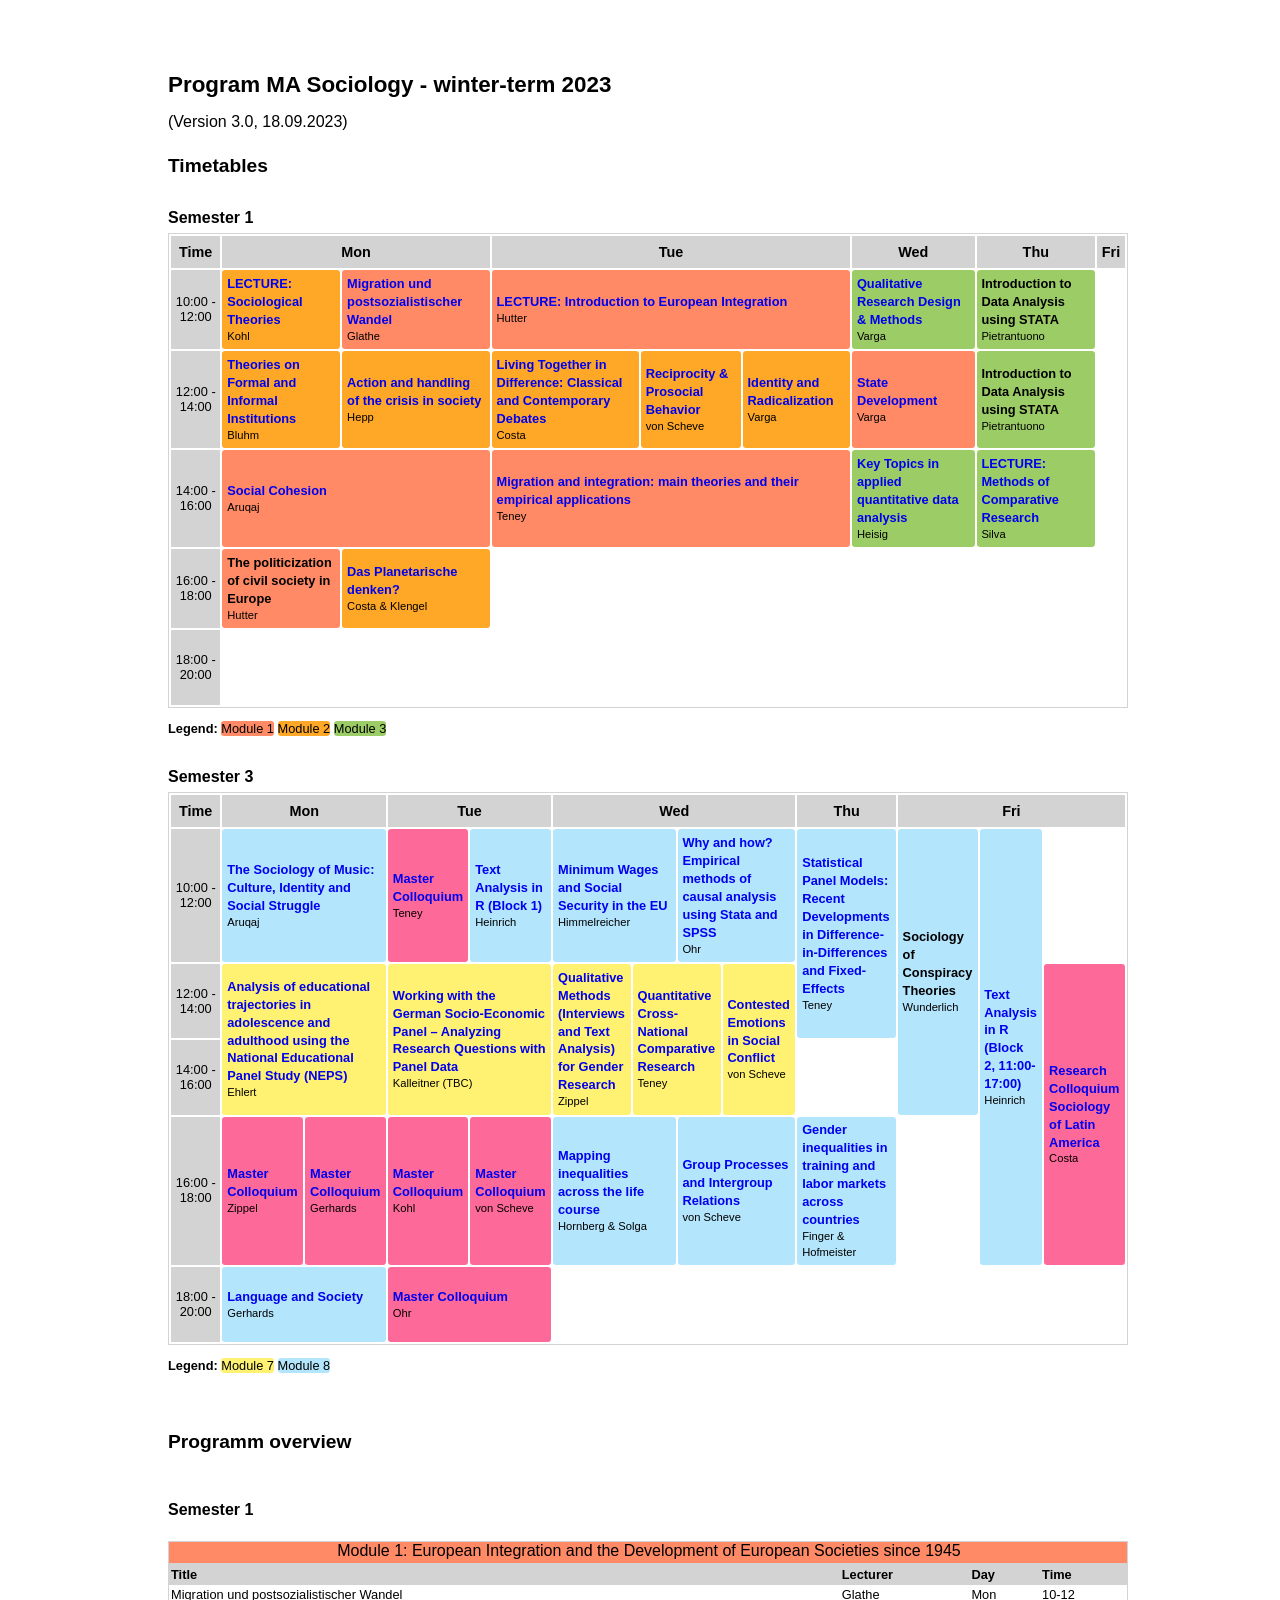
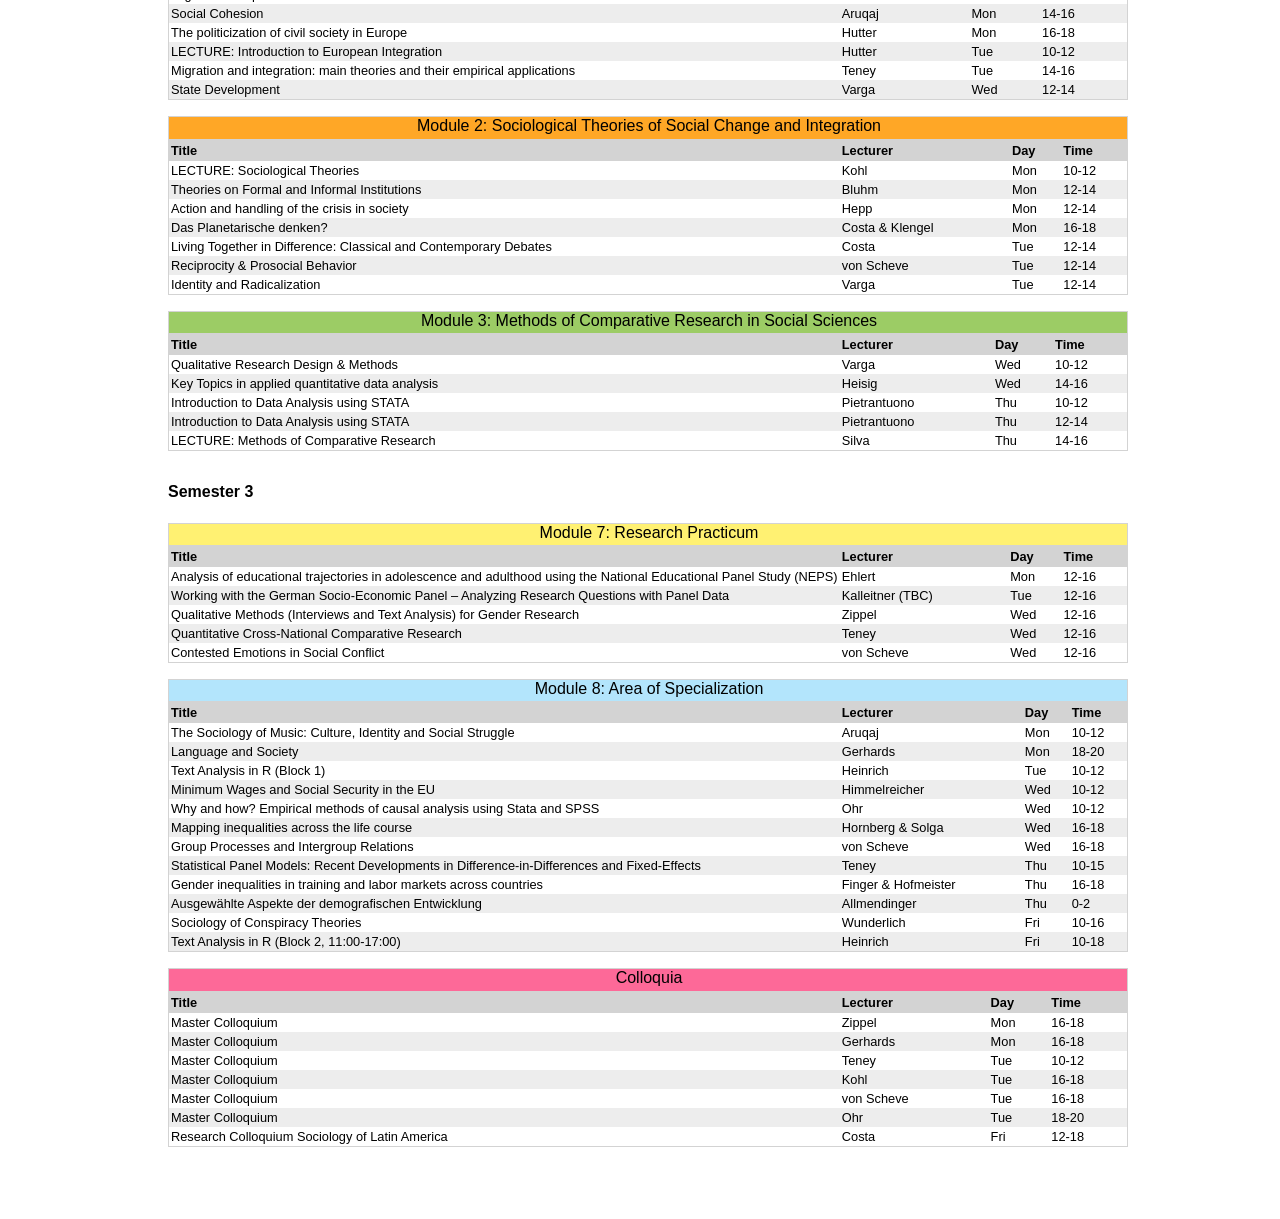
<file: winter23/html_lists.html>
<meta http-equiv="content-type" content="text/html; charset=utf-8">
<meta charset="utf-8">
<!--<link rel="stylesheet" href="style.css">-->
<link rel="stylesheet" href="style.css">

<!--End of Style sheet-->

<body>
<div class="content">
<h1>Program MA Sociology - winter-term 2023</h1> 
<span>(Version 3.0, 18.09.2023)</span>




<h2>Timetables</h2>

<div class="timetable">

<h3>Semester 1</h3>
<table style=" width:100%; table-layout:auto">
<!--<caption>Semester 1 </caption>-->
<thead style="font-weight: bold;">

<tr style="height: 2rem">
<th><strong>Time</strong></th>

    <th colspan="2"><strong>Mon</strong></th>

    <th colspan="6"><strong>Tue</strong></th>

    <th colspan="1"><strong>Wed</strong></th>

    <th colspan="1"><strong>Thu</strong></th>

    <th colspan="1"><strong>Fri</strong></th>

</tr>
</thead>



<tr>
<th>10:00&nbsp;-<br>12:00</th>
    
            
                
                    <td colspan="1" class="m2" rowspan="1"> 
                     
                    <a href="https://www.fu-berlin.de/vv/en/lv/818583?m=206869&pc=126922&sm=754328" target="_blank">LECTURE: Sociological Theories</a>
                    
                    <span> Kohl</span>
                </td>   
            
                
                    <td colspan="1" class="m1" rowspan="1"> 
                     
                    <a href="https://www.fu-berlin.de/vv/en/lv/818225?m=206861&pc=126922&sm=754328" target="_blank">Migration und postsozialistischer Wandel </a>
                    
                    <span> Glathe</span>
                </td>   
            
    
            
                
                    <td colspan="6" class="m1" rowspan="1"> 
                     
                    <a href="https://www.fu-berlin.de/vv/en/lv/818465?m=206861&pc=126922&sm=754328" target="_blank">LECTURE: Introduction to European Integration</a>
                    
                    <span> Hutter</span>
                </td>   
            
    
            
                
                    <td colspan="1" class="m3" rowspan="1"> 
                     
                    <a href="https://www.fu-berlin.de/vv/en/lv/818269?m=206877&pc=126922&sm=754328" target="_blank">Qualitative Research Design & Methods </a>
                    
                    <span> Varga</span>
                </td>   
            
    
            
                
                    <td colspan="1" class="m3" rowspan="1"> 
                    
                    Introduction to Data Analysis using STATA
                    
                    <span> Pietrantuono</span>
                </td>   
            
    
            
                
                    <td colspan="1" class="empty" rowspan="1"> 
                     
                    <a href="link" target="_blank">titel</a>
                    
                    <span> lecturer</span>
                </td>   
            
    
</tr>



<tr>
<th>12:00&nbsp;-<br>14:00</th>
    
            
                
                    <td colspan="1" class="m2" rowspan="1"> 
                     
                    <a href="https://www.fu-berlin.de/vv/en/lv/818621?m=206869&pc=126922&sm=754328" target="_blank">Theories on Formal and Informal Institutions</a>
                    
                    <span> Bluhm</span>
                </td>   
            
                
                    <td colspan="1" class="m2" rowspan="1"> 
                     
                    <a href="https://www.fu-berlin.de/vv/en/lv/818623?m=206869&pc=126922&sm=754328" target="_blank">Action and handling of the crisis in society</a>
                    
                    <span> Hepp</span>
                </td>   
            
    
            
                
                    <td colspan="2" class="m2" rowspan="1"> 
                     
                    <a href="https://www.fu-berlin.de/vv/en/lv/818622?m=206869&pc=126922&sm=754328" target="_blank">Living Together in Difference: Classical and Contemporary Debates</a>
                    
                    <span> Costa</span>
                </td>   
            
                
                    <td colspan="2" class="m2" rowspan="1"> 
                     
                    <a href="https://www.fu-berlin.de/vv/en/lv/818624?m=206869&pc=126922&sm=754328" target="_blank">Reciprocity & Prosocial Behavior</a>
                    
                    <span> von Scheve</span>
                </td>   
            
                
                    <td colspan="2" class="m2" rowspan="1"> 
                     
                    <a href="https://www.fu-berlin.de/vv/en/lv/818264?m=206869&pc=126922&sm=754328" target="_blank">Identity and Radicalization</a>
                    
                    <span> Varga</span>
                </td>   
            
    
            
                
                    <td colspan="1" class="m1" rowspan="1"> 
                     
                    <a href="https://www.fu-berlin.de/vv/en/lv/818261?m=206861&pc=126922&sm=754328" target="_blank">State Development </a>
                    
                    <span> Varga</span>
                </td>   
            
    
            
                
                    <td colspan="1" class="m3" rowspan="1"> 
                    
                    Introduction to Data Analysis using STATA
                    
                    <span> Pietrantuono</span>
                </td>   
            
    
            
                
                    <td colspan="1" class="empty" rowspan="1"> 
                     
                    <a href="link" target="_blank">titel</a>
                    
                    <span> lecturer</span>
                </td>   
            
    
</tr>



<tr>
<th>14:00&nbsp;-<br>16:00</th>
    
            
                
                    <td colspan="2" class="m1" rowspan="1"> 
                     
                    <a href="https://www.fu-berlin.de/vv/en/lv/818489?m=206861&pc=126922&sm=754328" target="_blank">Social Cohesion</a>
                    
                    <span> Aruqaj</span>
                </td>   
            
    
            
                
                    <td colspan="6" class="m1" rowspan="1"> 
                     
                    <a href="https://www.fu-berlin.de/vv/en/lv/818493?m=206861&pc=126922&sm=754328" target="_blank">Migration and integration: main theories and their empirical applications</a>
                    
                    <span> Teney</span>
                </td>   
            
    
            
                
                    <td colspan="1" class="m3" rowspan="1"> 
                     
                    <a href="https://www.fu-berlin.de/vv/en/lv/818628?m=206877&pc=126922&sm=754328" target="_blank">Key Topics in applied quantitative data analysis</a>
                    
                    <span> Heisig</span>
                </td>   
            
    
            
                
                    <td colspan="1" class="m3" rowspan="1"> 
                     
                    <a href="https://www.fu-berlin.de/vv/en/lv/818627?m=206877&pc=126922&sm=754328" target="_blank">LECTURE: Methods of Comparative Research</a>
                    
                    <span> Silva</span>
                </td>   
            
    
            
                
                    <td colspan="1" class="empty" rowspan="1"> 
                     
                    <a href="link" target="_blank">titel</a>
                    
                    <span> lecturer</span>
                </td>   
            
    
</tr>



<tr>
<th>16:00&nbsp;-<br>18:00</th>
    
            
                
                    <td colspan="1" class="m1" rowspan="1"> 
                    
                    The politicization of civil society in Europe
                    
                    <span> Hutter</span>
                </td>   
            
                
                    <td colspan="1" class="m2" rowspan="1"> 
                     
                    <a href="https://www.fu-berlin.de/vv/en/lv/813827?m=206869&pc=126922&sm=754328" target="_blank">Das Planetarische denken? </a>
                    
                    <span> Costa & Klengel</span>
                </td>   
            
    
            
                
                    <td colspan="6" class="empty" rowspan="1"> 
                     
                    <a href="link" target="_blank">titel</a>
                    
                    <span> lecturer</span>
                </td>   
            
    
            
                
                    <td colspan="1" class="empty" rowspan="1"> 
                     
                    <a href="link" target="_blank">titel</a>
                    
                    <span> lecturer</span>
                </td>   
            
    
            
                
                    <td colspan="1" class="empty" rowspan="1"> 
                     
                    <a href="link" target="_blank">titel</a>
                    
                    <span> lecturer</span>
                </td>   
            
    
            
                
                    <td colspan="1" class="empty" rowspan="1"> 
                     
                    <a href="link" target="_blank">titel</a>
                    
                    <span> lecturer</span>
                </td>   
            
    
</tr>



<tr>
<th>18:00&nbsp;-<br>20:00</th>
    
            
                
                    <td colspan="2" class="empty" rowspan="1"> 
                     
                    <a href="link" target="_blank">titel</a>
                    
                    <span> lecturer</span>
                </td>   
            
    
            
                
                    <td colspan="6" class="empty" rowspan="1"> 
                     
                    <a href="link" target="_blank">titel</a>
                    
                    <span> lecturer</span>
                </td>   
            
    
            
                
                    <td colspan="1" class="empty" rowspan="1"> 
                     
                    <a href="link" target="_blank">titel</a>
                    
                    <span> lecturer</span>
                </td>   
            
    
            
                
                    <td colspan="1" class="empty" rowspan="1"> 
                     
                    <a href="link" target="_blank">titel</a>
                    
                    <span> lecturer</span>
                </td>   
            
    
            
                
                    <td colspan="1" class="empty" rowspan="1"> 
                     
                    <a href="link" target="_blank">titel</a>
                    
                    <span> lecturer</span>
                </td>   
            
    
</tr>

</table>
<div style="font-size:0.8rem">
<p><strong>Legend:</strong> 
<span class="m1">Module 1</span>
<span class="m2">Module 2</span>
<span class="m3">Module 3</span> </p>
</div>

<h3 style="page-break-before: always;">Semester 3</h3>
<table style="table-layout:auto">
<!--<caption>Semester 3 </caption>-->
<thead style="font-weight: bold;">

<tr style="height: 2rem">
<th><strong>Time</strong></th>

    <th colspan="2"><strong>Mon</strong></th>

    <th colspan="2"><strong>Tue</strong></th>

    <th colspan="6"><strong>Wed</strong></th>

    <th colspan="1"><strong>Thu</strong></th>

    <th colspan="6"><strong>Fri</strong></th>

</tr>
</thead>



<tr>
<th>10:00&nbsp;-<br>12:00</th>
    
            
                
                    <td colspan="2" class="m8" rowspan="1">
                     
                    <a href="https://www.fu-berlin.de/vv/en/lv/818639?m=206917&pc=126922&sm=754328" target="_blank">The Sociology of Music: Culture, Identity and Social Struggle</a>
                    
                    <span> Aruqaj</span>
                </td>   
            
    
            
                
                    <td colspan="1" class="colloquium" rowspan="1">
                     
                    <a href="https://www.fu-berlin.de/vv/en/lv/818653?m=206928&pc=126922&sm=754328" target="_blank">Master Colloquium</a>
                    
                    <span> Teney</span>
                </td>   
            
                
                    <td colspan="1" class="m8" rowspan="1">
                     
                    <a href="https://www.fu-berlin.de/vv/en/lv/833147?m=206917&pc=126922&sm=754328" target="_blank">Text Analysis in R (Block 1)</a>
                    
                    <span> Heinrich</span>
                </td>   
            
    
            
                
                    <td colspan="3" class="m8" rowspan="1">
                     
                    <a href="https://www.fu-berlin.de/vv/en/lv/818642?m=206917&pc=126922&sm=754328" target="_blank">Minimum Wages and Social Security in the EU</a>
                    
                    <span> Himmelreicher</span>
                </td>   
            
                
                    <td colspan="3" class="m8" rowspan="1">
                     
                    <a href="https://www.fu-berlin.de/vv/en/lv/818644?m=206917&pc=126922&sm=754328" target="_blank">Why and how? Empirical methods of causal analysis using Stata and SPSS</a>
                    
                    <span> Ohr</span>
                </td>   
            
    
            
                
                    <td colspan="1" class="m8" rowspan="2">
                     
                    <a href="https://www.fu-berlin.de/vv/en/lv/818645?m=206917&pc=126922&sm=754328" target="_blank">Statistical Panel Models: Recent Developments in Difference-in-Differences and Fixed-Effects</a>
                    
                    <span> Teney</span>
                </td>   
            
    
            
                
                    <td colspan="2" class="m8" rowspan="3">
                    
                    Sociology of Conspiracy Theories 
                    
                    <span> Wunderlich</span>
                </td>   
            
                
                    <td colspan="2" class="m8" rowspan="4">
                     
                    <a href="https://www.fu-berlin.de/vv/en/lv/833147?m=206917&pc=126922&sm=754328" target="_blank">Text Analysis in R (Block 2, 11:00-17:00)</a>
                    
                    <span> Heinrich</span>
                </td>   
            
                
                    <td colspan="2" class="empty" rowspan="1">
                     
                    <a href="link" target="_blank">titel</a>
                    
                    <span> lecturer</span>
                </td>   
            
    
</tr>



<tr>
<th>12:00&nbsp;-<br>14:00</th>
    
            
                
                    <td colspan="2" class="m7" rowspan="2">
                     
                    <a href="https://www.fu-berlin.de/vv/en/lv/818631?m=206913&pc=126922&sm=754328" target="_blank">Analysis of educational trajectories in adolescence and adulthood using the National Educational Panel Study (NEPS)</a>
                    
                    <span> Ehlert</span>
                </td>   
            
    
            
                
                    <td colspan="2" class="m7" rowspan="2">
                     
                    <a href="https://www.fu-berlin.de/vv/en/lv/818632?m=206913&pc=126922&sm=754328" target="_blank">Working with the German Socio-Economic Panel – Analyzing Research Questions with Panel Data</a>
                    
                    <span> Kalleitner (TBC)</span>
                </td>   
            
    
            
                
                    <td colspan="2" class="m7" rowspan="2">
                     
                    <a href="https://www.fu-berlin.de/vv/en/lv/818635?m=206913&pc=126922&sm=754328" target="_blank">Qualitative Methods (Interviews and Text Analysis) for Gender Research</a>
                    
                    <span> Zippel</span>
                </td>   
            
                
                    <td colspan="2" class="m7" rowspan="2">
                     
                    <a href="https://www.fu-berlin.de/vv/en/lv/818633?m=206913&pc=126922&sm=754328" target="_blank">Quantitative Cross-National Comparative Research</a>
                    
                    <span> Teney</span>
                </td>   
            
                
                    <td colspan="2" class="m7" rowspan="2">
                     
                    <a href="https://www.fu-berlin.de/vv/en/lv/818634?m=206913&pc=126922&sm=754328" target="_blank">Contested Emotions in Social Conflict</a>
                    
                    <span> von Scheve</span>
                </td>   
            
    
            
    
            
                
                    <td colspan="2" class="colloquium" rowspan="3">
                     
                    <a href="https://www.fu-berlin.de/vv/en/lv/814072?m=206928&pc=126922&sm=754328" target="_blank">Research Colloquium Sociology of Latin America</a>
                    
                    <span> Costa</span>
                </td>   
            
    
</tr>



<tr>
<th>14:00&nbsp;-<br>16:00</th>
    
            
    
            
    
            
    
            
    
            
    
</tr>



<tr>
<th>16:00&nbsp;-<br>18:00</th>
    
            
                
                    <td colspan="1" class="colloquium" rowspan="1">
                     
                    <a href="https://www.fu-berlin.de/vv/en/lv/818655?m=206928&pc=126922&sm=754328" target="_blank">Master Colloquium</a>
                    
                    <span> Zippel</span>
                </td>   
            
                
                    <td colspan="1" class="colloquium" rowspan="1">
                     
                    <a href="https://www.fu-berlin.de/vv/en/lv/818650?m=206928&pc=126922&sm=754328" target="_blank">Master Colloquium</a>
                    
                    <span> Gerhards</span>
                </td>   
            
    
            
                
                    <td colspan="1" class="colloquium" rowspan="1">
                     
                    <a href="https://www.fu-berlin.de/vv/en/lv/818651?m=206928&pc=126922&sm=754328" target="_blank">Master Colloquium</a>
                    
                    <span> Kohl</span>
                </td>   
            
                
                    <td colspan="1" class="colloquium" rowspan="1">
                     
                    <a href="https://www.fu-berlin.de/vv/en/lv/818654?m=206928&pc=126922&sm=754328" target="_blank">Master Colloquium</a>
                    
                    <span> von Scheve</span>
                </td>   
            
    
            
                
                    <td colspan="3" class="m8" rowspan="1">
                     
                    <a href="https://www.fu-berlin.de/vv/en/lv/818643?m=206917&pc=126922&sm=754328" target="_blank">Mapping inequalities across the life course</a>
                    
                    <span> Hornberg & Solga</span>
                </td>   
            
                
                    <td colspan="3" class="m8" rowspan="1">
                     
                    <a href="https://www.fu-berlin.de/vv/en/lv/818646?m=206917&pc=126922&sm=754328" target="_blank">Group Processes and Intergroup Relations</a>
                    
                    <span> von Scheve</span>
                </td>   
            
    
            
                
                    <td colspan="1" class="m8" rowspan="1">
                     
                    <a href="https://www.fu-berlin.de/vv/en/lv/818640?m=206917&pc=126922&sm=754328" target="_blank">Gender inequalities in training and labor markets across countries</a>
                    
                    <span> Finger & Hofmeister</span>
                </td>   
            
    
            
                
                    <td colspan="2" class="empty" rowspan="1">
                     
                    <a href="link" target="_blank">titel</a>
                    
                    <span> lecturer</span>
                </td>   
            
    
</tr>



<tr>
<th>18:00&nbsp;-<br>20:00</th>
    
            
                
                    <td colspan="2" class="m8" rowspan="1">
                     
                    <a href="https://www.fu-berlin.de/vv/en/lv/818641?m=206917&pc=126922&sm=754328" target="_blank">Language and Society</a>
                    
                    <span> Gerhards</span>
                </td>   
            
    
            
                
                    <td colspan="2" class="colloquium" rowspan="1">
                     
                    <a href="https://www.fu-berlin.de/vv/en/lv/818652?m=206928&pc=126922&sm=754328" target="_blank">Master Colloquium</a>
                    
                    <span> Ohr</span>
                </td>   
            
    
            
                
                    <td colspan="6" class="empty" rowspan="1">
                     
                    <a href="link" target="_blank">titel</a>
                    
                    <span> lecturer</span>
                </td>   
            
    
            
                
                    <td colspan="1" class="empty" rowspan="1">
                     
                    <a href="link" target="_blank">titel</a>
                    
                    <span> lecturer</span>
                </td>   
            
    
            
                
                    <td colspan="6" class="empty" rowspan="1">
                     
                    <a href="link" target="_blank">titel</a>
                    
                    <span> lecturer</span>
                </td>   
            
    
</tr>

</table>
<div style="font-size:0.8rem">
<p>
<strong>Legend:</strong>
<span class="m7">Module 7</span>
<span class="m8">Module 8</span>
</p>
</div>

</div>
  
<p style="page-break-before: always"> <br/> </p>

<h2>Programm overview</h2>

<div class="semester-heading">
    <h3>Semester 1</h3>
    <span><!--(~ 140 students)--></span>
</div>

        <table class="modultable">
            <caption class="m4">Module 1: European Integration and the Development of European Societies since
                1945</caption>
            <thead>
                <tr>
                    <th>Title</th>
                    <th>Lecturer</th>
                    <th>Day</th>
                    <th>Time</th>
                </tr>
            </thead>
            
            <tr>
              <td class='title-cell'>Migration und postsozialistischer Wandel </td>
              <td>Glathe</td>
              <td>Mon</td>
              <td>10-12</td>
            </tr>
            
            <tr>
              <td class='title-cell'>Social Cohesion</td>
              <td>Aruqaj</td>
              <td>Mon</td>
              <td>14-16</td>
            </tr>
            
            <tr>
              <td class='title-cell'>The politicization of civil society in Europe</td>
              <td>Hutter</td>
              <td>Mon</td>
              <td>16-18</td>
            </tr>
            
            <tr>
              <td class='title-cell'>LECTURE: Introduction to European Integration</td>
              <td>Hutter</td>
              <td>Tue</td>
              <td>10-12</td>
            </tr>
            
            <tr>
              <td class='title-cell'>Migration and integration: main theories and their empirical applications</td>
              <td>Teney</td>
              <td>Tue</td>
              <td>14-16</td>
            </tr>
            
            <tr>
              <td class='title-cell'>State Development </td>
              <td>Varga</td>
              <td>Wed</td>
              <td>12-14</td>
            </tr>
            
        </table>
        
            <table class="modultable">
                <caption class="m5">Module 2: Sociological Theories of Social Change and Integration</caption>
                <thead>
                    <tr>
                        <th>Title</th>
                        <th>Lecturer</th>
                        <th>Day</th>
                        <th>Time</th>
                    </tr>

                </thead>
            
            <tr>
              <td class='title-cell'>LECTURE: Sociological Theories</td>
              <td>Kohl</td>
              <td>Mon</td>
              <td>10-12</td>
            </tr>
            
            <tr>
              <td class='title-cell'>Theories on Formal and Informal Institutions</td>
              <td>Bluhm</td>
              <td>Mon</td>
              <td>12-14</td>
            </tr>
            
            <tr>
              <td class='title-cell'>Action and handling of the crisis in society</td>
              <td>Hepp</td>
              <td>Mon</td>
              <td>12-14</td>
            </tr>
            
            <tr>
              <td class='title-cell'>Das Planetarische denken? </td>
              <td>Costa & Klengel</td>
              <td>Mon</td>
              <td>16-18</td>
            </tr>
            
            <tr>
              <td class='title-cell'>Living Together in Difference: Classical and Contemporary Debates</td>
              <td>Costa</td>
              <td>Tue</td>
              <td>12-14</td>
            </tr>
            
            <tr>
              <td class='title-cell'>Reciprocity & Prosocial Behavior</td>
              <td>von Scheve</td>
              <td>Tue</td>
              <td>12-14</td>
            </tr>
            
            <tr>
              <td class='title-cell'>Identity and Radicalization</td>
              <td>Varga</td>
              <td>Tue</td>
              <td>12-14</td>
            </tr>
            
            </table>
                <table class="modultable">
                    <caption class="m6">Module 3: Methods of Comparative Research in Social Sciences</caption>
                    <thead>
                        <tr>
                            <th>Title</th>
                            <th>Lecturer</th>
                            <th>Day</th>
                            <th>Time</th>
                        </tr>
                    </thead>
                                
            <tr>
              <td class='title-cell'>Qualitative Research Design & Methods </td>
              <td>Varga</td>
              <td>Wed</td>
              <td>10-12</td>
            </tr>
            
            <tr>
              <td class='title-cell'>Key Topics in applied quantitative data analysis</td>
              <td>Heisig</td>
              <td>Wed</td>
              <td>14-16</td>
            </tr>
            
            <tr>
              <td class='title-cell'>Introduction to Data Analysis using STATA</td>
              <td>Pietrantuono</td>
              <td>Thu</td>
              <td>10-12</td>
            </tr>
            
            <tr>
              <td class='title-cell'>Introduction to Data Analysis using STATA</td>
              <td>Pietrantuono</td>
              <td>Thu</td>
              <td>12-14</td>
            </tr>
            
            <tr>
              <td class='title-cell'>LECTURE: Methods of Comparative Research</td>
              <td>Silva</td>
              <td>Thu</td>
              <td>14-16</td>
            </tr>
            
                    </table>


<div style="page-break-before:always" class="semester-heading">
  <h3>Semester 3</h3>
  <span><!--(~ 110 students)--></span>
</div>

<table class="modultable">
<caption  class="m7">Module 7: Research Practicum</caption>
<thead><tr>
<th>Title</th>
<th>Lecturer</th>
<th>Day</th>
<th>Time</th>
</tr></thead>
            
            <tr>
              <td class='title-cell'>Analysis of educational trajectories in adolescence and adulthood using the National Educational Panel Study (NEPS)</td>
              <td>Ehlert</td>
              <td>Mon</td>
              <td>12-16</td>
            </tr>
            
            <tr>
              <td class='title-cell'>Working with the German Socio-Economic Panel – Analyzing Research Questions with Panel Data</td>
              <td>Kalleitner (TBC)</td>
              <td>Tue</td>
              <td>12-16</td>
            </tr>
            
            <tr>
              <td class='title-cell'>Qualitative Methods (Interviews and Text Analysis) for Gender Research</td>
              <td>Zippel</td>
              <td>Wed</td>
              <td>12-16</td>
            </tr>
            
            <tr>
              <td class='title-cell'>Quantitative Cross-National Comparative Research</td>
              <td>Teney</td>
              <td>Wed</td>
              <td>12-16</td>
            </tr>
            
            <tr>
              <td class='title-cell'>Contested Emotions in Social Conflict</td>
              <td>von Scheve</td>
              <td>Wed</td>
              <td>12-16</td>
            </tr>
            
</table>

<table class="modultable">
<caption  class="m8">Module 8: Area of Specialization</caption>
<thead><tr>
<th>Title</th>
<th>Lecturer</th>
<th>Day</th>
<th>Time</th>
</tr></thead>
            
            <tr>
              <td class='title-cell'>The Sociology of Music: Culture, Identity and Social Struggle</td>
              <td>Aruqaj</td>
              <td>Mon</td>
              <td>10-12</td>
            </tr>
            
            <tr>
              <td class='title-cell'>Language and Society</td>
              <td>Gerhards</td>
              <td>Mon</td>
              <td>18-20</td>
            </tr>
            
            <tr>
              <td class='title-cell'>Text Analysis in R (Block 1)</td>
              <td>Heinrich</td>
              <td>Tue</td>
              <td>10-12</td>
            </tr>
            
            <tr>
              <td class='title-cell'>Minimum Wages and Social Security in the EU</td>
              <td>Himmelreicher</td>
              <td>Wed</td>
              <td>10-12</td>
            </tr>
            
            <tr>
              <td class='title-cell'>Why and how? Empirical methods of causal analysis using Stata and SPSS</td>
              <td>Ohr</td>
              <td>Wed</td>
              <td>10-12</td>
            </tr>
            
            <tr>
              <td class='title-cell'>Mapping inequalities across the life course</td>
              <td>Hornberg & Solga</td>
              <td>Wed</td>
              <td>16-18</td>
            </tr>
            
            <tr>
              <td class='title-cell'>Group Processes and Intergroup Relations</td>
              <td>von Scheve</td>
              <td>Wed</td>
              <td>16-18</td>
            </tr>
            
            <tr>
              <td class='title-cell'>Statistical Panel Models: Recent Developments in Difference-in-Differences and Fixed-Effects</td>
              <td>Teney</td>
              <td>Thu</td>
              <td>10-15</td>
            </tr>
            
            <tr>
              <td class='title-cell'>Gender inequalities in training and labor markets across countries</td>
              <td>Finger & Hofmeister</td>
              <td>Thu</td>
              <td>16-18</td>
            </tr>
            
            <tr>
              <td class='title-cell'>Ausgewählte Aspekte der demografischen Entwicklung</td>
              <td>Allmendinger</td>
              <td>Thu</td>
              <td>0-2</td>
            </tr>
            
            <tr>
              <td class='title-cell'>Sociology of Conspiracy Theories </td>
              <td>Wunderlich</td>
              <td>Fri</td>
              <td>10-16</td>
            </tr>
            
            <tr>
              <td class='title-cell'>Text Analysis in R (Block 2, 11:00-17:00)</td>
              <td>Heinrich</td>
              <td>Fri</td>
              <td>10-18</td>
            </tr>
            
</table>

<table class="modultable">
<caption  class="mc">Colloquia</caption>
<thead><tr>
<th>Title</th>
<th>Lecturer</th>
<th>Day</th>
<th>Time</th>
</tr></thead> 
            
            <tr>
              <td class='title-cell'>Master Colloquium</td>
              <td>Zippel</td>
              <td>Mon</td>
              <td>16-18</td>
            </tr>
            
            <tr>
              <td class='title-cell'>Master Colloquium</td>
              <td>Gerhards</td>
              <td>Mon</td>
              <td>16-18</td>
            </tr>
            
            <tr>
              <td class='title-cell'>Master Colloquium</td>
              <td>Teney</td>
              <td>Tue</td>
              <td>10-12</td>
            </tr>
            
            <tr>
              <td class='title-cell'>Master Colloquium</td>
              <td>Kohl</td>
              <td>Tue</td>
              <td>16-18</td>
            </tr>
            
            <tr>
              <td class='title-cell'>Master Colloquium</td>
              <td>von Scheve</td>
              <td>Tue</td>
              <td>16-18</td>
            </tr>
            
            <tr>
              <td class='title-cell'>Master Colloquium</td>
              <td>Ohr</td>
              <td>Tue</td>
              <td>18-20</td>
            </tr>
            
            <tr>
              <td class='title-cell'>Research Colloquium Sociology of Latin America</td>
              <td>Costa</td>
              <td>Fri</td>
              <td>12-18</td>
            </tr>
            
</table>         



</div></body>
</file>
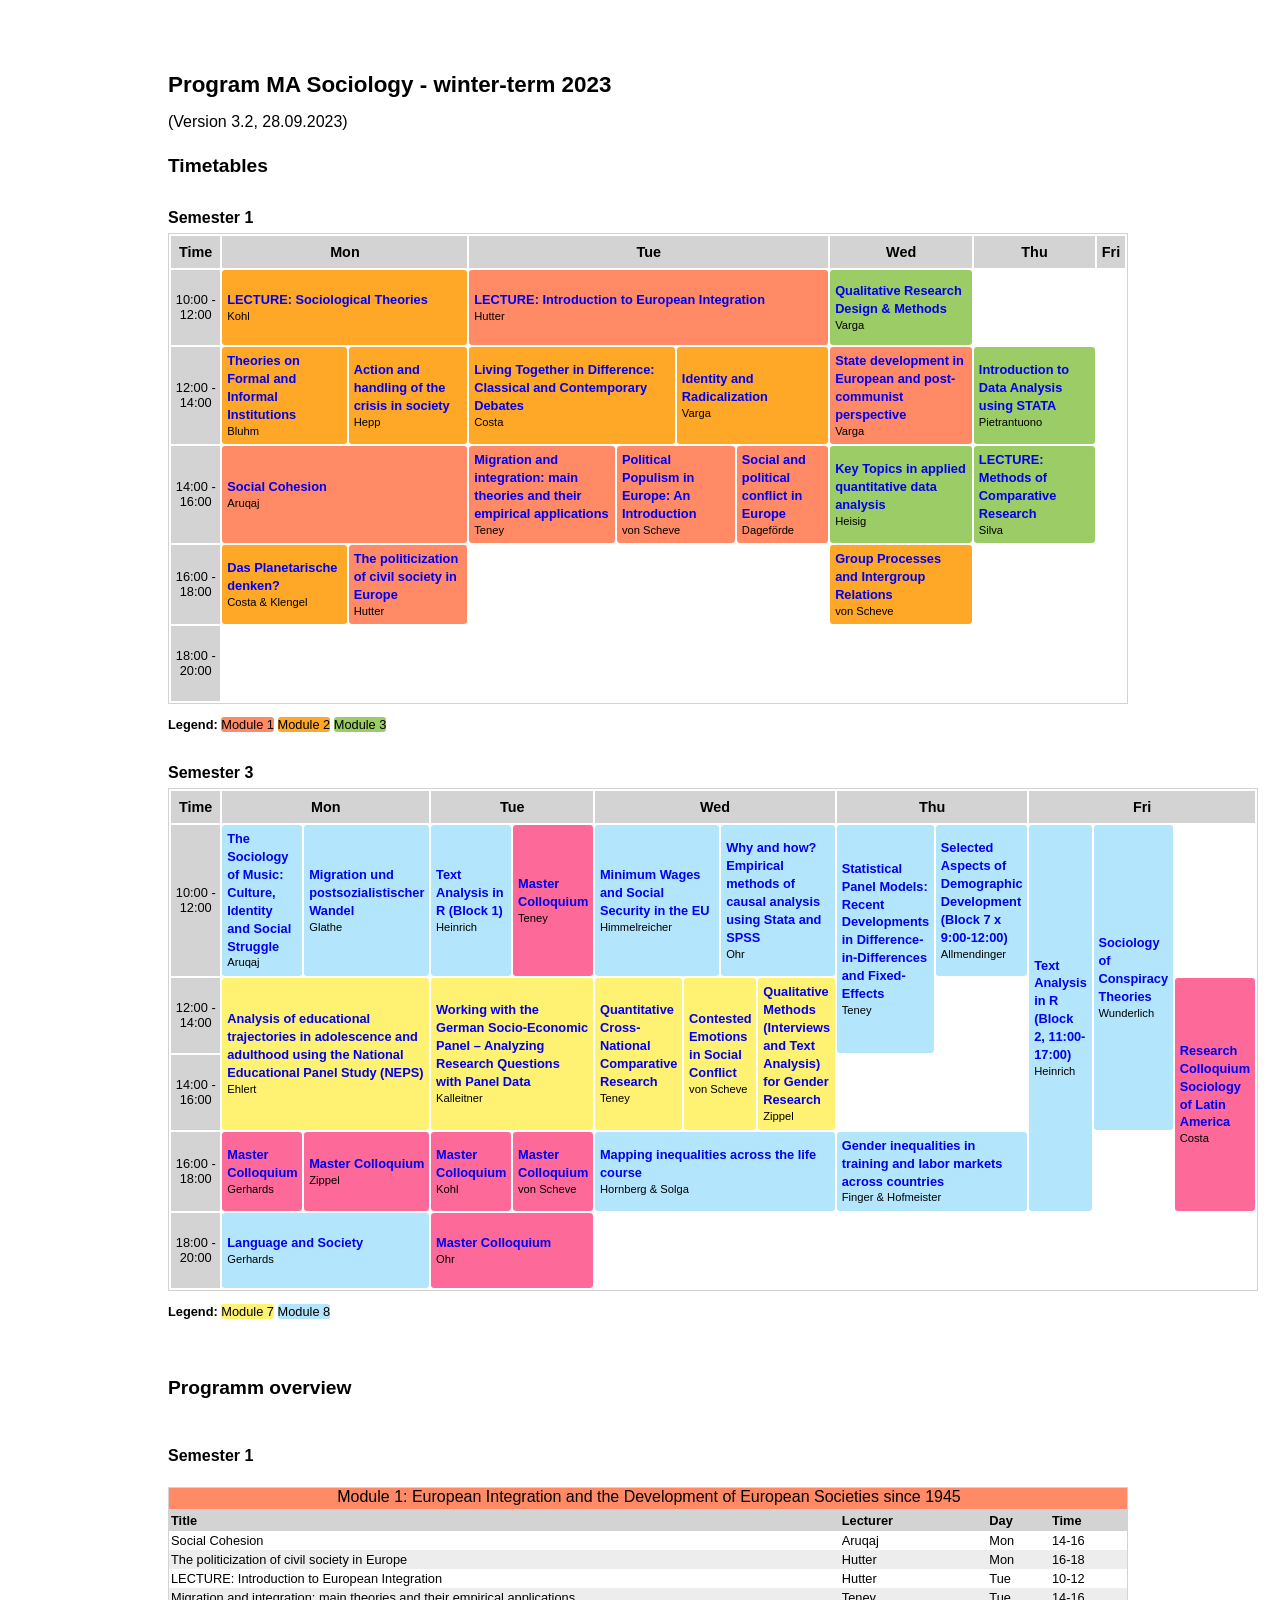
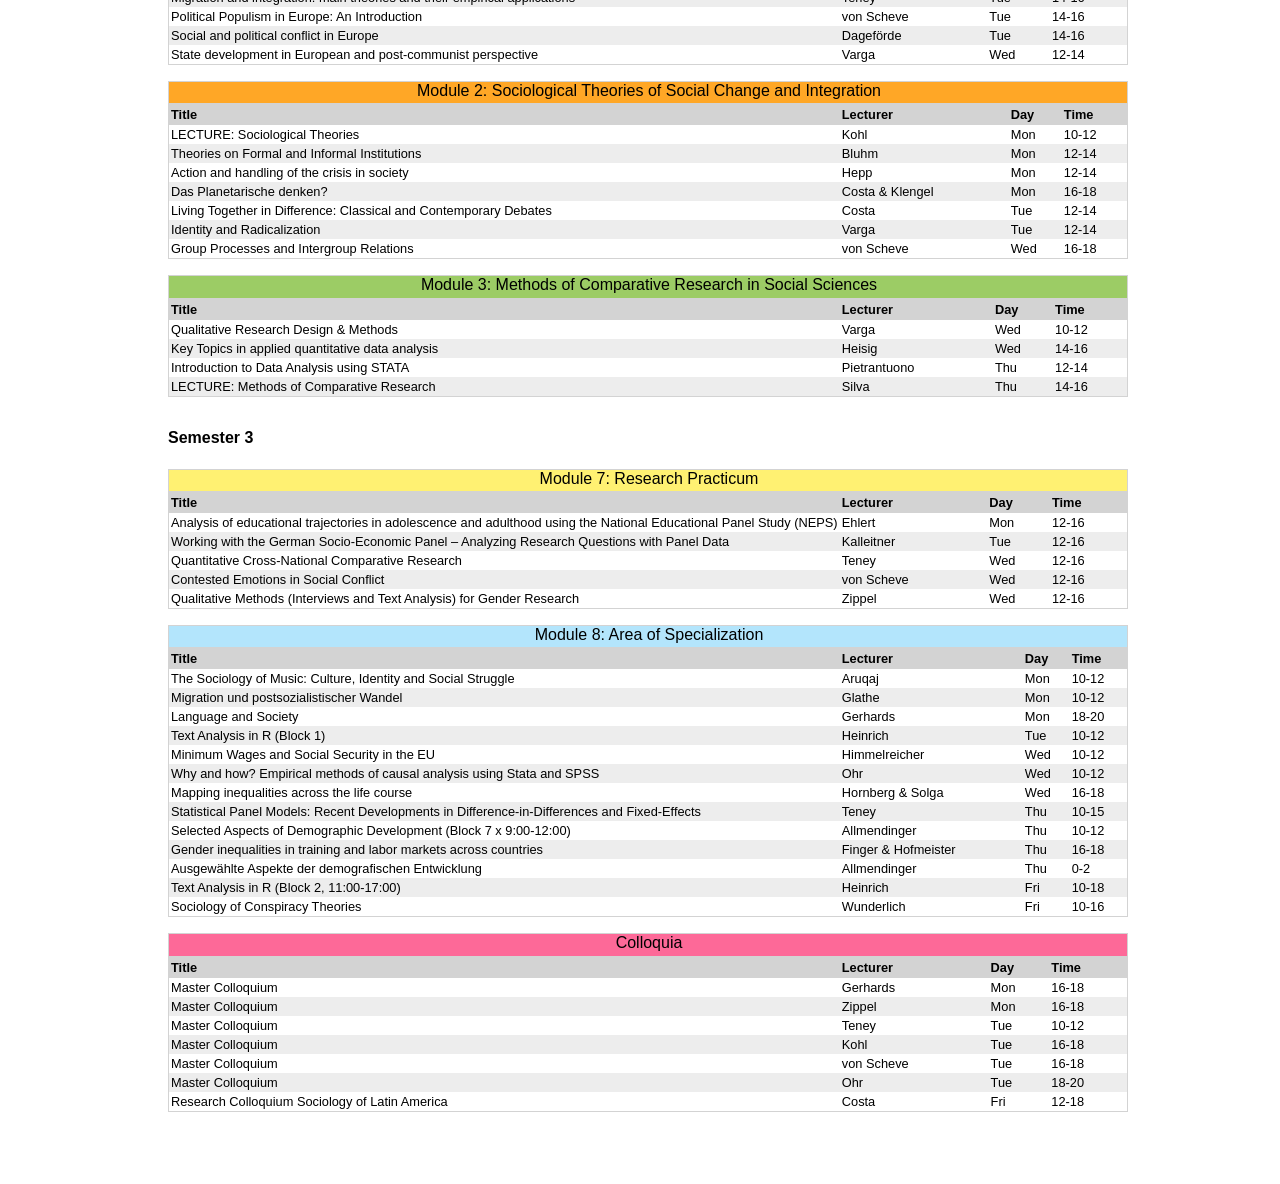
<file: winter23/timetable.html>
<meta http-equiv="content-type" content="text/html; charset=utf-8">
<meta charset="utf-8">
<!--<link rel="stylesheet" href="style.css">-->
<link rel="stylesheet" href="style.css">

<!--End of Style sheet-->

<body>
<div class="content">
<h1>Program MA Sociology - winter-term 2023</h1> 
<span>(Version 3.2, 28.09.2023)</span>




<h2>Timetables</h2>

<div class="timetable">

<h3>Semester 1</h3>
<table style=" width:100%; table-layout:auto">
<!--<caption>Semester 1 </caption>-->
<thead style="font-weight: bold;">

<tr style="height: 2rem">
<th><strong>Time</strong></th>

    <th colspan="2"><strong>Mon</strong></th>

    <th colspan="6"><strong>Tue</strong></th>

    <th colspan="1"><strong>Wed</strong></th>

    <th colspan="1"><strong>Thu</strong></th>

    <th colspan="1"><strong>Fri</strong></th>

</tr>
</thead>



<tr>
<th>10:00&nbsp;-<br>12:00</th>
    
            
                
                    <td colspan="2" class="m2" rowspan="1"> 
                     
                    <a href="https://www.fu-berlin.de/vv/en/lv/818583?m=206869&pc=126922&sm=754328" target="_blank">LECTURE: Sociological Theories</a>
                    
                    <span> Kohl</span>
                </td>   
            
    
            
                
                    <td colspan="6" class="m1" rowspan="1"> 
                     
                    <a href="https://www.fu-berlin.de/vv/en/lv/818465?m=206861&pc=126922&sm=754328" target="_blank">LECTURE: Introduction to European Integration</a>
                    
                    <span> Hutter</span>
                </td>   
            
    
            
                
                    <td colspan="1" class="m3" rowspan="1"> 
                     
                    <a href="https://www.fu-berlin.de/vv/en/lv/818269?m=206877&pc=126922&sm=754328" target="_blank">Qualitative Research Design & Methods </a>
                    
                    <span> Varga</span>
                </td>   
            
    
            
                
                    <td colspan="1" class="empty" rowspan="1"> 
                     
                    <a href="link" target="_blank">titel</a>
                    
                    <span> lecturer</span>
                </td>   
            
    
            
                
                    <td colspan="1" class="empty" rowspan="1"> 
                     
                    <a href="link" target="_blank">titel</a>
                    
                    <span> lecturer</span>
                </td>   
            
    
</tr>



<tr>
<th>12:00&nbsp;-<br>14:00</th>
    
            
                
                    <td colspan="1" class="m2" rowspan="1"> 
                     
                    <a href="https://www.fu-berlin.de/vv/en/lv/818621?m=206869&pc=126922&sm=754328" target="_blank">Theories on Formal and Informal Institutions</a>
                    
                    <span> Bluhm</span>
                </td>   
            
                
                    <td colspan="1" class="m2" rowspan="1"> 
                     
                    <a href="https://www.fu-berlin.de/vv/en/lv/818623?m=206869&pc=126922&sm=754328" target="_blank">Action and handling of the crisis in society</a>
                    
                    <span> Hepp</span>
                </td>   
            
    
            
                
                    <td colspan="3" class="m2" rowspan="1"> 
                     
                    <a href="https://www.fu-berlin.de/vv/en/lv/818622?m=206869&pc=126922&sm=754328" target="_blank">Living Together in Difference: Classical and Contemporary Debates</a>
                    
                    <span> Costa</span>
                </td>   
            
                
                    <td colspan="3" class="m2" rowspan="1"> 
                     
                    <a href="https://www.fu-berlin.de/vv/en/lv/818264?m=206869&pc=126922&sm=754328" target="_blank">Identity and Radicalization</a>
                    
                    <span> Varga</span>
                </td>   
            
    
            
                
                    <td colspan="1" class="m1" rowspan="1"> 
                     
                    <a href="https://www.fu-berlin.de/vv/en/lv/818261?m=206861&pc=126922&sm=754328" target="_blank">State development in European and post-communist perspective</a>
                    
                    <span> Varga</span>
                </td>   
            
    
            
                
                    <td colspan="1" class="m3" rowspan="1"> 
                     
                    <a href="https://www.fu-berlin.de/vv/en/lv/818630?m=206877&pc=126922&sm=754328" target="_blank">Introduction to Data Analysis using STATA</a>
                    
                    <span> Pietrantuono</span>
                </td>   
            
    
            
                
                    <td colspan="1" class="empty" rowspan="1"> 
                     
                    <a href="link" target="_blank">titel</a>
                    
                    <span> lecturer</span>
                </td>   
            
    
</tr>



<tr>
<th>14:00&nbsp;-<br>16:00</th>
    
            
                
                    <td colspan="2" class="m1" rowspan="1"> 
                     
                    <a href="https://www.fu-berlin.de/vv/en/lv/818489?m=206861&pc=126922&sm=754328" target="_blank">Social Cohesion</a>
                    
                    <span> Aruqaj</span>
                </td>   
            
    
            
                
                    <td colspan="2" class="m1" rowspan="1"> 
                     
                    <a href="https://www.fu-berlin.de/vv/en/lv/818493?m=206861&pc=126922&sm=754328" target="_blank">Migration and integration: main theories and their empirical applications</a>
                    
                    <span> Teney</span>
                </td>   
            
                
                    <td colspan="2" class="m1" rowspan="1"> 
                     
                    <a href="https://www.fu-berlin.de/vv/en/lv/818624?m=206861&pc=126922&sm=754328" target="_blank">Political Populism in Europe: An Introduction</a>
                    
                    <span> von Scheve</span>
                </td>   
            
                
                    <td colspan="2" class="m1" rowspan="1"> 
                     
                    <a href="https://www.fu-berlin.de/vv/en/lv/841507?m=206861&pc=126922&sm=754328" target="_blank">Social and political conflict in Europe</a>
                    
                    <span> Dageförde</span>
                </td>   
            
    
            
                
                    <td colspan="1" class="m3" rowspan="1"> 
                     
                    <a href="https://www.fu-berlin.de/vv/en/lv/818628?m=206877&pc=126922&sm=754328" target="_blank">Key Topics in applied quantitative data analysis</a>
                    
                    <span> Heisig</span>
                </td>   
            
    
            
                
                    <td colspan="1" class="m3" rowspan="1"> 
                     
                    <a href="https://www.fu-berlin.de/vv/en/lv/818627?m=206877&pc=126922&sm=754328" target="_blank">LECTURE: Methods of Comparative Research</a>
                    
                    <span> Silva</span>
                </td>   
            
    
            
                
                    <td colspan="1" class="empty" rowspan="1"> 
                     
                    <a href="link" target="_blank">titel</a>
                    
                    <span> lecturer</span>
                </td>   
            
    
</tr>



<tr>
<th>16:00&nbsp;-<br>18:00</th>
    
            
                
                    <td colspan="1" class="m2" rowspan="1"> 
                     
                    <a href="https://www.fu-berlin.de/vv/en/lv/813827?m=206869&pc=126922&sm=754328" target="_blank">Das Planetarische denken? </a>
                    
                    <span> Costa & Klengel</span>
                </td>   
            
                
                    <td colspan="1" class="m1" rowspan="1"> 
                     
                    <a href="https://www.fu-berlin.de/vv/en/lv/818492?m=206861&pc=126922&sm=754328" target="_blank">The politicization of civil society in Europe</a>
                    
                    <span> Hutter</span>
                </td>   
            
    
            
                
                    <td colspan="6" class="empty" rowspan="1"> 
                     
                    <a href="link" target="_blank">titel</a>
                    
                    <span> lecturer</span>
                </td>   
            
    
            
                
                    <td colspan="1" class="m2" rowspan="1"> 
                     
                    <a href="https://www.fu-berlin.de/vv/en/lv/818646?m=206917&pc=126922&sm=754328" target="_blank">Group Processes and Intergroup Relations</a>
                    
                    <span> von Scheve</span>
                </td>   
            
    
            
                
                    <td colspan="1" class="empty" rowspan="1"> 
                     
                    <a href="link" target="_blank">titel</a>
                    
                    <span> lecturer</span>
                </td>   
            
    
            
                
                    <td colspan="1" class="empty" rowspan="1"> 
                     
                    <a href="link" target="_blank">titel</a>
                    
                    <span> lecturer</span>
                </td>   
            
    
</tr>



<tr>
<th>18:00&nbsp;-<br>20:00</th>
    
            
                
                    <td colspan="2" class="empty" rowspan="1"> 
                     
                    <a href="link" target="_blank">titel</a>
                    
                    <span> lecturer</span>
                </td>   
            
    
            
                
                    <td colspan="6" class="empty" rowspan="1"> 
                     
                    <a href="link" target="_blank">titel</a>
                    
                    <span> lecturer</span>
                </td>   
            
    
            
                
                    <td colspan="1" class="empty" rowspan="1"> 
                     
                    <a href="link" target="_blank">titel</a>
                    
                    <span> lecturer</span>
                </td>   
            
    
            
                
                    <td colspan="1" class="empty" rowspan="1"> 
                     
                    <a href="link" target="_blank">titel</a>
                    
                    <span> lecturer</span>
                </td>   
            
    
            
                
                    <td colspan="1" class="empty" rowspan="1"> 
                     
                    <a href="link" target="_blank">titel</a>
                    
                    <span> lecturer</span>
                </td>   
            
    
</tr>

</table>
<div style="font-size:0.8rem">
<p><strong>Legend:</strong> 
<span class="m1">Module 1</span>
<span class="m2">Module 2</span>
<span class="m3">Module 3</span> </p>
</div>

<h3 style="page-break-before: always;">Semester 3</h3>
<table style="table-layout:auto">
<!--<caption>Semester 3 </caption>-->
<thead style="font-weight: bold;">

<tr style="height: 2rem">
<th><strong>Time</strong></th>

    <th colspan="2"><strong>Mon</strong></th>

    <th colspan="2"><strong>Tue</strong></th>

    <th colspan="6"><strong>Wed</strong></th>

    <th colspan="2"><strong>Thu</strong></th>

    <th colspan="6"><strong>Fri</strong></th>

</tr>
</thead>



<tr>
<th>10:00&nbsp;-<br>12:00</th>
    
            
                
                    <td colspan="1" class="m8" rowspan="1">
                     
                    <a href="https://www.fu-berlin.de/vv/en/lv/818639?m=206917&pc=126922&sm=754328" target="_blank">The Sociology of Music: Culture, Identity and Social Struggle</a>
                    
                    <span> Aruqaj</span>
                </td>   
            
                
                    <td colspan="1" class="m8" rowspan="1">
                     
                    <a href="https://www.fu-berlin.de/vv/en/lv/818225?m=206861&pc=126922&sm=754328" target="_blank">Migration und postsozialistischer Wandel </a>
                    
                    <span> Glathe</span>
                </td>   
            
    
            
                
                    <td colspan="1" class="m8" rowspan="1">
                     
                    <a href="https://www.fu-berlin.de/vv/en/lv/833147?m=206917&pc=126922&sm=754328" target="_blank">Text Analysis in R (Block 1)</a>
                    
                    <span> Heinrich</span>
                </td>   
            
                
                    <td colspan="1" class="colloquium" rowspan="1">
                     
                    <a href="https://www.fu-berlin.de/vv/en/lv/818653?m=206928&pc=126922&sm=754328" target="_blank">Master Colloquium</a>
                    
                    <span> Teney</span>
                </td>   
            
    
            
                
                    <td colspan="3" class="m8" rowspan="1">
                     
                    <a href="https://www.fu-berlin.de/vv/en/lv/818642?m=206917&pc=126922&sm=754328" target="_blank">Minimum Wages and Social Security in the EU</a>
                    
                    <span> Himmelreicher</span>
                </td>   
            
                
                    <td colspan="3" class="m8" rowspan="1">
                     
                    <a href="https://www.fu-berlin.de/vv/en/lv/818644?m=206917&pc=126922&sm=754328" target="_blank">Why and how? Empirical methods of causal analysis using Stata and SPSS</a>
                    
                    <span> Ohr</span>
                </td>   
            
    
            
                
                    <td colspan="1" class="m8" rowspan="2">
                     
                    <a href="https://www.fu-berlin.de/vv/en/lv/818645?m=206917&pc=126922&sm=754328" target="_blank">Statistical Panel Models: Recent Developments in Difference-in-Differences and Fixed-Effects</a>
                    
                    <span> Teney</span>
                </td>   
            
                
                    <td colspan="1" class="m8" rowspan="1">
                     
                    <a href="https://www.fu-berlin.de/vv/en/lv/818638?m=206917&pc=126922&sm=754328" target="_blank">Selected Aspects of Demographic Development (Block 7 x 9:00-12:00)</a>
                    
                    <span> Allmendinger</span>
                </td>   
            
    
            
                
                    <td colspan="2" class="m8" rowspan="4">
                     
                    <a href="https://www.fu-berlin.de/vv/en/lv/833147?m=206917&pc=126922&sm=754328" target="_blank">Text Analysis in R (Block 2, 11:00-17:00)</a>
                    
                    <span> Heinrich</span>
                </td>   
            
                
                    <td colspan="2" class="m8" rowspan="3">
                     
                    <a href="https://www.fu-berlin.de/vv/en/lv/818647?m=206917&pc=126922&sm=754328" target="_blank">Sociology of Conspiracy Theories </a>
                    
                    <span> Wunderlich</span>
                </td>   
            
                
                    <td colspan="2" class="empty" rowspan="1">
                     
                    <a href="link" target="_blank">titel</a>
                    
                    <span> lecturer</span>
                </td>   
            
    
</tr>



<tr>
<th>12:00&nbsp;-<br>14:00</th>
    
            
                
                    <td colspan="2" class="m7" rowspan="2">
                     
                    <a href="https://www.fu-berlin.de/vv/en/lv/818631?m=206913&pc=126922&sm=754328" target="_blank">Analysis of educational trajectories in adolescence and adulthood using the National Educational Panel Study (NEPS)</a>
                    
                    <span> Ehlert</span>
                </td>   
            
    
            
                
                    <td colspan="2" class="m7" rowspan="2">
                     
                    <a href="https://www.fu-berlin.de/vv/en/lv/818632?m=206913&pc=126922&sm=754328" target="_blank">Working with the German Socio-Economic Panel – Analyzing Research Questions with Panel Data</a>
                    
                    <span> Kalleitner</span>
                </td>   
            
    
            
                
                    <td colspan="2" class="m7" rowspan="2">
                     
                    <a href="https://www.fu-berlin.de/vv/en/lv/818633?m=206913&pc=126922&sm=754328" target="_blank">Quantitative Cross-National Comparative Research</a>
                    
                    <span> Teney</span>
                </td>   
            
                
                    <td colspan="2" class="m7" rowspan="2">
                     
                    <a href="https://www.fu-berlin.de/vv/en/lv/818634?m=206913&pc=126922&sm=754328" target="_blank">Contested Emotions in Social Conflict</a>
                    
                    <span> von Scheve</span>
                </td>   
            
                
                    <td colspan="2" class="m7" rowspan="2">
                     
                    <a href="https://www.fu-berlin.de/vv/en/lv/818635?m=206913&pc=126922&sm=754328" target="_blank">Qualitative Methods (Interviews and Text Analysis) for Gender Research</a>
                    
                    <span> Zippel</span>
                </td>   
            
    
            
                
                    <td colspan="1" class="empty" rowspan="1">
                     
                    <a href="link" target="_blank">titel</a>
                    
                    <span> lecturer</span>
                </td>   
            
    
            
                
                    <td colspan="2" class="colloquium" rowspan="3">
                     
                    <a href="https://www.fu-berlin.de/vv/en/lv/814072?m=206928&pc=126922&sm=754328" target="_blank">Research Colloquium Sociology of Latin America</a>
                    
                    <span> Costa</span>
                </td>   
            
    
</tr>



<tr>
<th>14:00&nbsp;-<br>16:00</th>
    
            
    
            
    
            
    
            
                
                    <td colspan="1" class="empty" rowspan="1">
                     
                    <a href="link" target="_blank">titel</a>
                    
                    <span> lecturer</span>
                </td>   
            
    
            
    
</tr>



<tr>
<th>16:00&nbsp;-<br>18:00</th>
    
            
                
                    <td colspan="1" class="colloquium" rowspan="1">
                     
                    <a href="https://www.fu-berlin.de/vv/en/lv/818650?m=206928&pc=126922&sm=754328" target="_blank">Master Colloquium</a>
                    
                    <span> Gerhards</span>
                </td>   
            
                
                    <td colspan="1" class="colloquium" rowspan="1">
                     
                    <a href="https://www.fu-berlin.de/vv/en/lv/818655?m=206928&pc=126922&sm=754328" target="_blank">Master Colloquium</a>
                    
                    <span> Zippel</span>
                </td>   
            
    
            
                
                    <td colspan="1" class="colloquium" rowspan="1">
                     
                    <a href="https://www.fu-berlin.de/vv/en/lv/818651?m=206928&pc=126922&sm=754328" target="_blank">Master Colloquium</a>
                    
                    <span> Kohl</span>
                </td>   
            
                
                    <td colspan="1" class="colloquium" rowspan="1">
                     
                    <a href="https://www.fu-berlin.de/vv/en/lv/818654?m=206928&pc=126922&sm=754328" target="_blank">Master Colloquium</a>
                    
                    <span> von Scheve</span>
                </td>   
            
    
            
                
                    <td colspan="6" class="m8" rowspan="1">
                     
                    <a href="https://www.fu-berlin.de/vv/en/lv/818643?m=206917&pc=126922&sm=754328" target="_blank">Mapping inequalities across the life course</a>
                    
                    <span> Hornberg & Solga</span>
                </td>   
            
    
            
                
                    <td colspan="2" class="m8" rowspan="1">
                     
                    <a href="https://www.fu-berlin.de/vv/en/lv/818640?m=206917&pc=126922&sm=754328" target="_blank">Gender inequalities in training and labor markets across countries</a>
                    
                    <span> Finger & Hofmeister</span>
                </td>   
            
    
            
                
                    <td colspan="2" class="empty" rowspan="1">
                     
                    <a href="link" target="_blank">titel</a>
                    
                    <span> lecturer</span>
                </td>   
            
    
</tr>



<tr>
<th>18:00&nbsp;-<br>20:00</th>
    
            
                
                    <td colspan="2" class="m8" rowspan="1">
                     
                    <a href="https://www.fu-berlin.de/vv/en/lv/818641?m=206917&pc=126922&sm=754328" target="_blank">Language and Society</a>
                    
                    <span> Gerhards</span>
                </td>   
            
    
            
                
                    <td colspan="2" class="colloquium" rowspan="1">
                     
                    <a href="https://www.fu-berlin.de/vv/en/lv/818652?m=206928&pc=126922&sm=754328" target="_blank">Master Colloquium</a>
                    
                    <span> Ohr</span>
                </td>   
            
    
            
                
                    <td colspan="6" class="empty" rowspan="1">
                     
                    <a href="link" target="_blank">titel</a>
                    
                    <span> lecturer</span>
                </td>   
            
    
            
                
                    <td colspan="2" class="empty" rowspan="1">
                     
                    <a href="link" target="_blank">titel</a>
                    
                    <span> lecturer</span>
                </td>   
            
    
            
                
                    <td colspan="6" class="empty" rowspan="1">
                     
                    <a href="link" target="_blank">titel</a>
                    
                    <span> lecturer</span>
                </td>   
            
    
</tr>

</table>
<div style="font-size:0.8rem">
<p>
<strong>Legend:</strong>
<span class="m7">Module 7</span>
<span class="m8">Module 8</span>
</p>
</div>

</div>
  
<p style="page-break-before: always"> <br/> </p>

<h2>Programm overview</h2>

<div class="semester-heading">
    <h3>Semester 1</h3>
    <span><!--(~ 140 students)--></span>
</div>

        <table class="modultable">
            <caption class="m4">Module 1: European Integration and the Development of European Societies since
                1945</caption>
            <thead>
                <tr>
                    <th>Title</th>
                    <th>Lecturer</th>
                    <th>Day</th>
                    <th>Time</th>
                </tr>
            </thead>
            
            <tr>
              <td class='title-cell'>Social Cohesion</td>
              <td>Aruqaj</td>
              <td>Mon</td>
              <td>14-16</td>
            </tr>
            
            <tr>
              <td class='title-cell'>The politicization of civil society in Europe</td>
              <td>Hutter</td>
              <td>Mon</td>
              <td>16-18</td>
            </tr>
            
            <tr>
              <td class='title-cell'>LECTURE: Introduction to European Integration</td>
              <td>Hutter</td>
              <td>Tue</td>
              <td>10-12</td>
            </tr>
            
            <tr>
              <td class='title-cell'>Migration and integration: main theories and their empirical applications</td>
              <td>Teney</td>
              <td>Tue</td>
              <td>14-16</td>
            </tr>
            
            <tr>
              <td class='title-cell'>Political Populism in Europe: An Introduction</td>
              <td>von Scheve</td>
              <td>Tue</td>
              <td>14-16</td>
            </tr>
            
            <tr>
              <td class='title-cell'>Social and political conflict in Europe</td>
              <td>Dageförde</td>
              <td>Tue</td>
              <td>14-16</td>
            </tr>
            
            <tr>
              <td class='title-cell'>State development in European and post-communist perspective</td>
              <td>Varga</td>
              <td>Wed</td>
              <td>12-14</td>
            </tr>
            
        </table>
        
            <table class="modultable">
                <caption class="m5">Module 2: Sociological Theories of Social Change and Integration</caption>
                <thead>
                    <tr>
                        <th>Title</th>
                        <th>Lecturer</th>
                        <th>Day</th>
                        <th>Time</th>
                    </tr>

                </thead>
            
            <tr>
              <td class='title-cell'>LECTURE: Sociological Theories</td>
              <td>Kohl</td>
              <td>Mon</td>
              <td>10-12</td>
            </tr>
            
            <tr>
              <td class='title-cell'>Theories on Formal and Informal Institutions</td>
              <td>Bluhm</td>
              <td>Mon</td>
              <td>12-14</td>
            </tr>
            
            <tr>
              <td class='title-cell'>Action and handling of the crisis in society</td>
              <td>Hepp</td>
              <td>Mon</td>
              <td>12-14</td>
            </tr>
            
            <tr>
              <td class='title-cell'>Das Planetarische denken? </td>
              <td>Costa & Klengel</td>
              <td>Mon</td>
              <td>16-18</td>
            </tr>
            
            <tr>
              <td class='title-cell'>Living Together in Difference: Classical and Contemporary Debates</td>
              <td>Costa</td>
              <td>Tue</td>
              <td>12-14</td>
            </tr>
            
            <tr>
              <td class='title-cell'>Identity and Radicalization</td>
              <td>Varga</td>
              <td>Tue</td>
              <td>12-14</td>
            </tr>
            
            <tr>
              <td class='title-cell'>Group Processes and Intergroup Relations</td>
              <td>von Scheve</td>
              <td>Wed</td>
              <td>16-18</td>
            </tr>
            
            </table>
                <table class="modultable">
                    <caption class="m6">Module 3: Methods of Comparative Research in Social Sciences</caption>
                    <thead>
                        <tr>
                            <th>Title</th>
                            <th>Lecturer</th>
                            <th>Day</th>
                            <th>Time</th>
                        </tr>
                    </thead>
                                
            <tr>
              <td class='title-cell'>Qualitative Research Design & Methods </td>
              <td>Varga</td>
              <td>Wed</td>
              <td>10-12</td>
            </tr>
            
            <tr>
              <td class='title-cell'>Key Topics in applied quantitative data analysis</td>
              <td>Heisig</td>
              <td>Wed</td>
              <td>14-16</td>
            </tr>
            
            <tr>
              <td class='title-cell'>Introduction to Data Analysis using STATA</td>
              <td>Pietrantuono</td>
              <td>Thu</td>
              <td>12-14</td>
            </tr>
            
            <tr>
              <td class='title-cell'>LECTURE: Methods of Comparative Research</td>
              <td>Silva</td>
              <td>Thu</td>
              <td>14-16</td>
            </tr>
            
                    </table>


<div style="page-break-before:always" class="semester-heading">
  <h3>Semester 3</h3>
  <span><!--(~ 110 students)--></span>
</div>

<table class="modultable">
<caption  class="m7">Module 7: Research Practicum</caption>
<thead><tr>
<th>Title</th>
<th>Lecturer</th>
<th>Day</th>
<th>Time</th>
</tr></thead>
            
            <tr>
              <td class='title-cell'>Analysis of educational trajectories in adolescence and adulthood using the National Educational Panel Study (NEPS)</td>
              <td>Ehlert</td>
              <td>Mon</td>
              <td>12-16</td>
            </tr>
            
            <tr>
              <td class='title-cell'>Working with the German Socio-Economic Panel – Analyzing Research Questions with Panel Data</td>
              <td>Kalleitner</td>
              <td>Tue</td>
              <td>12-16</td>
            </tr>
            
            <tr>
              <td class='title-cell'>Quantitative Cross-National Comparative Research</td>
              <td>Teney</td>
              <td>Wed</td>
              <td>12-16</td>
            </tr>
            
            <tr>
              <td class='title-cell'>Contested Emotions in Social Conflict</td>
              <td>von Scheve</td>
              <td>Wed</td>
              <td>12-16</td>
            </tr>
            
            <tr>
              <td class='title-cell'>Qualitative Methods (Interviews and Text Analysis) for Gender Research</td>
              <td>Zippel</td>
              <td>Wed</td>
              <td>12-16</td>
            </tr>
            
</table>

<table class="modultable">
<caption  class="m8">Module 8: Area of Specialization</caption>
<thead><tr>
<th>Title</th>
<th>Lecturer</th>
<th>Day</th>
<th>Time</th>
</tr></thead>
            
            <tr>
              <td class='title-cell'>The Sociology of Music: Culture, Identity and Social Struggle</td>
              <td>Aruqaj</td>
              <td>Mon</td>
              <td>10-12</td>
            </tr>
            
            <tr>
              <td class='title-cell'>Migration und postsozialistischer Wandel </td>
              <td>Glathe</td>
              <td>Mon</td>
              <td>10-12</td>
            </tr>
            
            <tr>
              <td class='title-cell'>Language and Society</td>
              <td>Gerhards</td>
              <td>Mon</td>
              <td>18-20</td>
            </tr>
            
            <tr>
              <td class='title-cell'>Text Analysis in R (Block 1)</td>
              <td>Heinrich</td>
              <td>Tue</td>
              <td>10-12</td>
            </tr>
            
            <tr>
              <td class='title-cell'>Minimum Wages and Social Security in the EU</td>
              <td>Himmelreicher</td>
              <td>Wed</td>
              <td>10-12</td>
            </tr>
            
            <tr>
              <td class='title-cell'>Why and how? Empirical methods of causal analysis using Stata and SPSS</td>
              <td>Ohr</td>
              <td>Wed</td>
              <td>10-12</td>
            </tr>
            
            <tr>
              <td class='title-cell'>Mapping inequalities across the life course</td>
              <td>Hornberg & Solga</td>
              <td>Wed</td>
              <td>16-18</td>
            </tr>
            
            <tr>
              <td class='title-cell'>Statistical Panel Models: Recent Developments in Difference-in-Differences and Fixed-Effects</td>
              <td>Teney</td>
              <td>Thu</td>
              <td>10-15</td>
            </tr>
            
            <tr>
              <td class='title-cell'>Selected Aspects of Demographic Development (Block 7 x 9:00-12:00)</td>
              <td>Allmendinger</td>
              <td>Thu</td>
              <td>10-12</td>
            </tr>
            
            <tr>
              <td class='title-cell'>Gender inequalities in training and labor markets across countries</td>
              <td>Finger & Hofmeister</td>
              <td>Thu</td>
              <td>16-18</td>
            </tr>
            
            <tr>
              <td class='title-cell'>Ausgewählte Aspekte der demografischen Entwicklung</td>
              <td>Allmendinger</td>
              <td>Thu</td>
              <td>0-2</td>
            </tr>
            
            <tr>
              <td class='title-cell'>Text Analysis in R (Block 2, 11:00-17:00)</td>
              <td>Heinrich</td>
              <td>Fri</td>
              <td>10-18</td>
            </tr>
            
            <tr>
              <td class='title-cell'>Sociology of Conspiracy Theories </td>
              <td>Wunderlich</td>
              <td>Fri</td>
              <td>10-16</td>
            </tr>
            
</table>

<table class="modultable">
<caption  class="mc">Colloquia</caption>
<thead><tr>
<th>Title</th>
<th>Lecturer</th>
<th>Day</th>
<th>Time</th>
</tr></thead> 
            
            <tr>
              <td class='title-cell'>Master Colloquium</td>
              <td>Gerhards</td>
              <td>Mon</td>
              <td>16-18</td>
            </tr>
            
            <tr>
              <td class='title-cell'>Master Colloquium</td>
              <td>Zippel</td>
              <td>Mon</td>
              <td>16-18</td>
            </tr>
            
            <tr>
              <td class='title-cell'>Master Colloquium</td>
              <td>Teney</td>
              <td>Tue</td>
              <td>10-12</td>
            </tr>
            
            <tr>
              <td class='title-cell'>Master Colloquium</td>
              <td>Kohl</td>
              <td>Tue</td>
              <td>16-18</td>
            </tr>
            
            <tr>
              <td class='title-cell'>Master Colloquium</td>
              <td>von Scheve</td>
              <td>Tue</td>
              <td>16-18</td>
            </tr>
            
            <tr>
              <td class='title-cell'>Master Colloquium</td>
              <td>Ohr</td>
              <td>Tue</td>
              <td>18-20</td>
            </tr>
            
            <tr>
              <td class='title-cell'>Research Colloquium Sociology of Latin America</td>
              <td>Costa</td>
              <td>Fri</td>
              <td>12-18</td>
            </tr>
            
</table>         



</div></body>
</file>
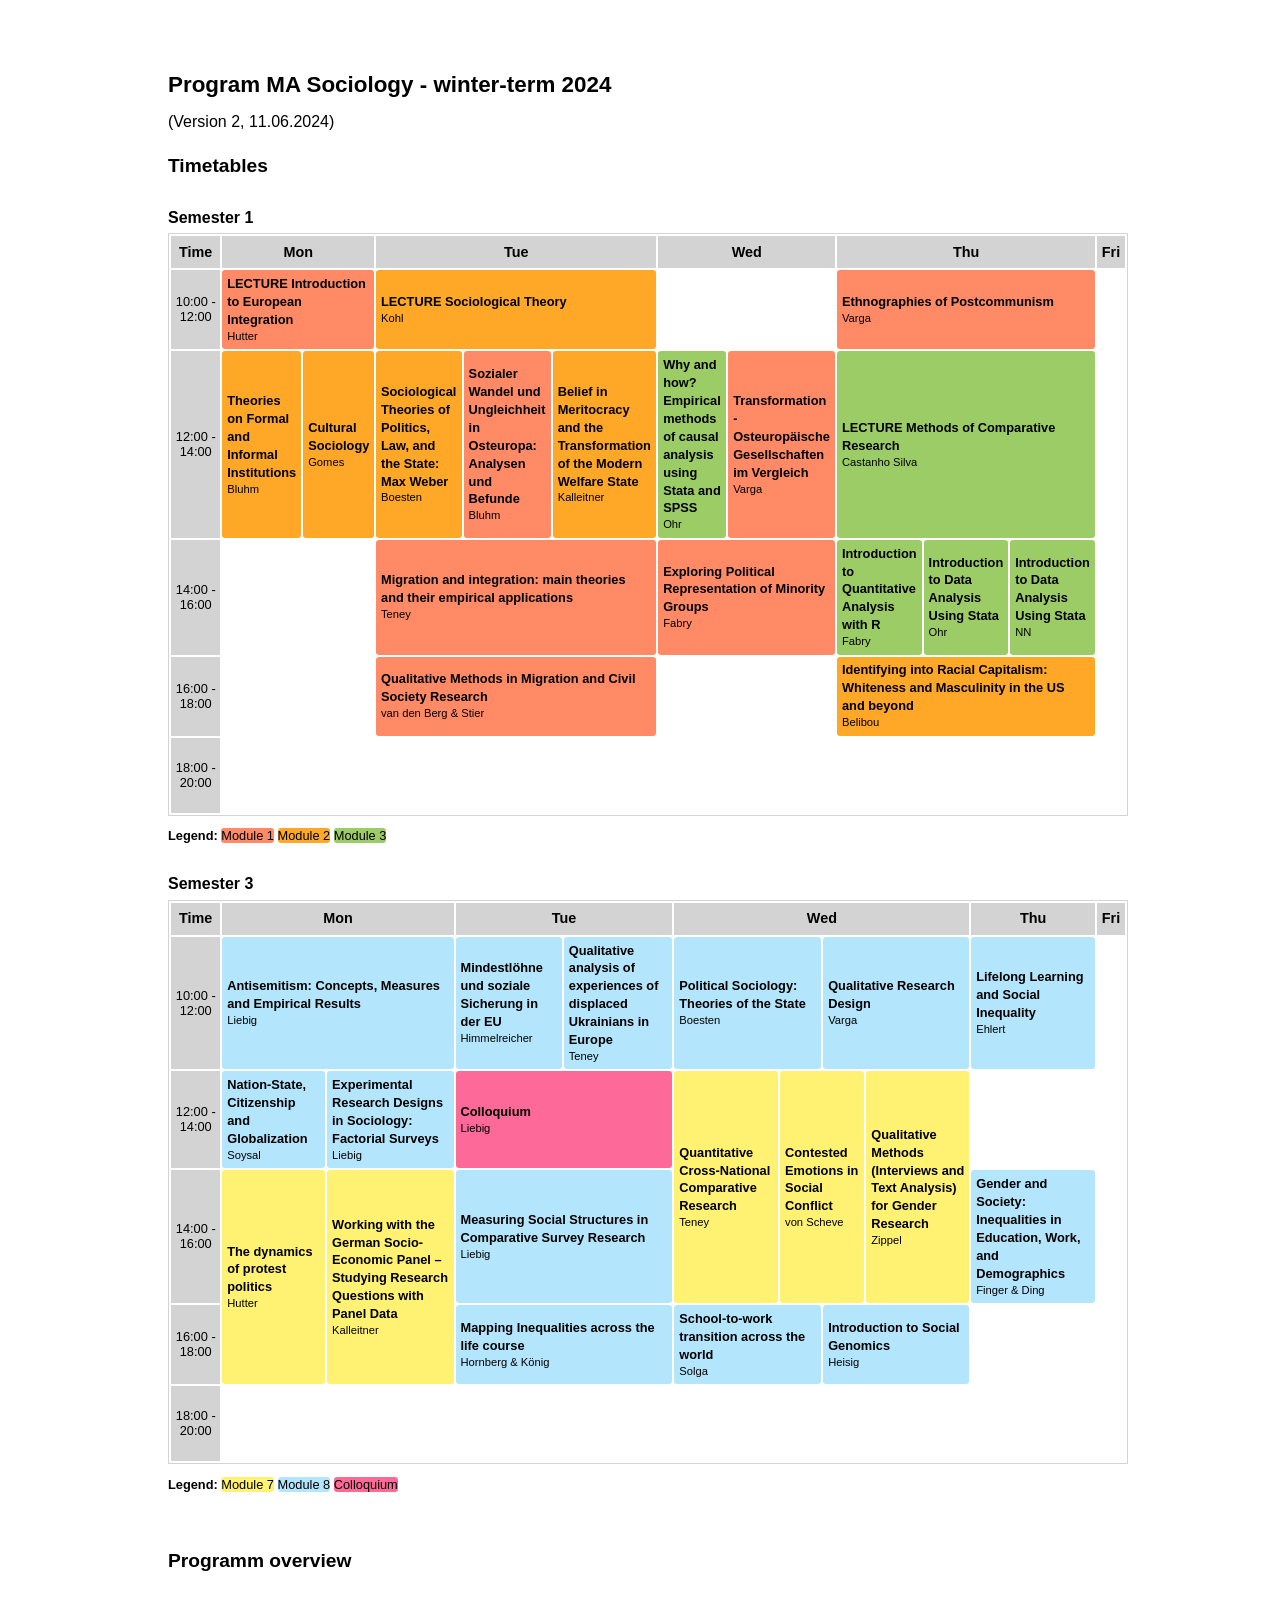
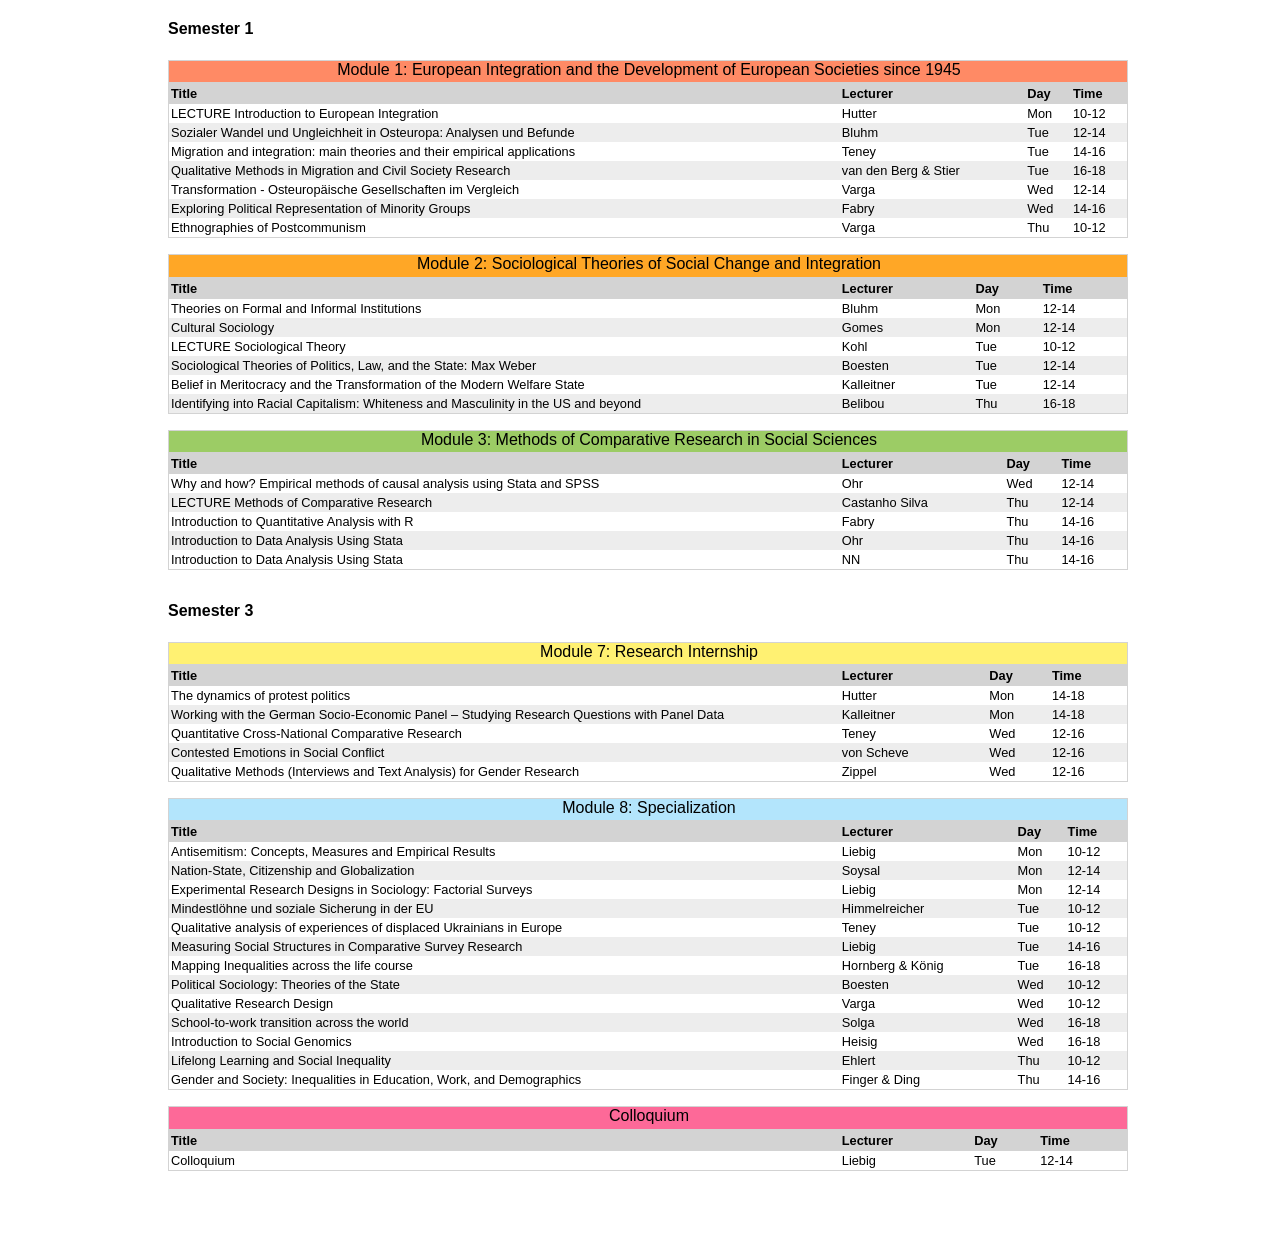
<file: winter24/timetable.html>
<meta http-equiv="content-type" content="text/html; charset=utf-8">
<meta charset="utf-8">
<!--<link rel="stylesheet" href="style.css">-->
<link rel="stylesheet" href="style.css">

<!--End of Style sheet-->

<body>
<div class="content">
<h1>Program MA Sociology - winter-term 2024</h1> 
<span>(Version 2, 11.06.2024)</span>




<h2>Timetables</h2>

<div class="timetable">

<h3>Semester 1</h3>
<table style=" width:100%; table-layout:auto">
<!--<caption>Semester 1 </caption>-->
<thead style="font-weight: bold;">

<tr style="height: 2rem">
<th><strong>Time</strong></th>

    <th colspan="2"><strong>Mon</strong></th>

    <th colspan="6"><strong>Tue</strong></th>

    <th colspan="2"><strong>Wed</strong></th>

    <th colspan="6"><strong>Thu</strong></th>

    <th colspan="1"><strong>Fri</strong></th>

</tr>
</thead>



<tr>
<th>10:00&nbsp;-<br>12:00</th>
    
            
                
                    <td colspan="2" class="m1" rowspan="1"> 
                    
                    LECTURE Introduction to European Integration
                    
                    <span> Hutter</span>
                </td>   
            
    
            
                
                    <td colspan="6" class="m2" rowspan="1"> 
                    
                    LECTURE Sociological Theory
                    
                    <span> Kohl</span>
                </td>   
            
    
            
                
                    <td colspan="2" class="empty" rowspan="1"> 
                     
                    <a href="link" target="_blank">titel</a>
                    
                    <span> lecturer</span>
                </td>   
            
    
            
                
                    <td colspan="6" class="m1" rowspan="1"> 
                    
                    Ethnographies of Postcommunism
                    
                    <span> Varga</span>
                </td>   
            
    
            
                
                    <td colspan="1" class="empty" rowspan="1"> 
                     
                    <a href="link" target="_blank">titel</a>
                    
                    <span> lecturer</span>
                </td>   
            
    
</tr>



<tr>
<th>12:00&nbsp;-<br>14:00</th>
    
            
                
                    <td colspan="1" class="m2" rowspan="1"> 
                    
                    Theories on Formal and Informal Institutions 
                    
                    <span> Bluhm</span>
                </td>   
            
                
                    <td colspan="1" class="m2" rowspan="1"> 
                    
                    Cultural Sociology
                    
                    <span> Gomes</span>
                </td>   
            
    
            
                
                    <td colspan="2" class="m2" rowspan="1"> 
                    
                    Sociological Theories of Politics, Law, and the State: Max Weber
                    
                    <span> Boesten</span>
                </td>   
            
                
                    <td colspan="2" class="m1" rowspan="1"> 
                    
                    Sozialer Wandel und Ungleichheit in Osteuropa: Analysen und Befunde
                    
                    <span> Bluhm</span>
                </td>   
            
                
                    <td colspan="2" class="m2" rowspan="1"> 
                    
                    Belief in Meritocracy and the Transformation of the Modern Welfare State
                    
                    <span> Kalleitner</span>
                </td>   
            
    
            
                
                    <td colspan="1" class="m3" rowspan="1"> 
                    
                    Why and how? Empirical methods of causal analysis using Stata and SPSS
                    
                    <span> Ohr</span>
                </td>   
            
                
                    <td colspan="1" class="m1" rowspan="1"> 
                    
                    Transformation - Osteuropäische Gesellschaften im Vergleich
                    
                    <span> Varga</span>
                </td>   
            
    
            
                
                    <td colspan="6" class="m3" rowspan="1"> 
                    
                    LECTURE Methods of Comparative Research
                    
                    <span> Castanho Silva</span>
                </td>   
            
    
            
                
                    <td colspan="1" class="empty" rowspan="1"> 
                     
                    <a href="link" target="_blank">titel</a>
                    
                    <span> lecturer</span>
                </td>   
            
    
</tr>



<tr>
<th>14:00&nbsp;-<br>16:00</th>
    
            
                
                    <td colspan="2" class="empty" rowspan="1"> 
                     
                    <a href="link" target="_blank">titel</a>
                    
                    <span> lecturer</span>
                </td>   
            
    
            
                
                    <td colspan="6" class="m1" rowspan="1"> 
                    
                    Migration and integration: main theories and their empirical applications
                    
                    <span> Teney</span>
                </td>   
            
    
            
                
                    <td colspan="2" class="m1" rowspan="1"> 
                    
                    Exploring Political Representation of Minority Groups
                    
                    <span> Fabry</span>
                </td>   
            
    
            
                
                    <td colspan="2" class="m3" rowspan="1"> 
                    
                    Introduction to Quantitative Analysis with R
                    
                    <span> Fabry</span>
                </td>   
            
                
                    <td colspan="2" class="m3" rowspan="1"> 
                    
                    Introduction to Data Analysis Using Stata
                    
                    <span> Ohr</span>
                </td>   
            
                
                    <td colspan="2" class="m3" rowspan="1"> 
                    
                    Introduction to Data Analysis Using Stata
                    
                    <span> NN</span>
                </td>   
            
    
            
                
                    <td colspan="1" class="empty" rowspan="1"> 
                     
                    <a href="link" target="_blank">titel</a>
                    
                    <span> lecturer</span>
                </td>   
            
    
</tr>



<tr>
<th>16:00&nbsp;-<br>18:00</th>
    
            
                
                    <td colspan="2" class="empty" rowspan="1"> 
                     
                    <a href="link" target="_blank">titel</a>
                    
                    <span> lecturer</span>
                </td>   
            
    
            
                
                    <td colspan="6" class="m1" rowspan="1"> 
                    
                    Qualitative Methods in Migration and Civil Society Research
                    
                    <span> van den Berg & Stier</span>
                </td>   
            
    
            
                
                    <td colspan="2" class="empty" rowspan="1"> 
                     
                    <a href="link" target="_blank">titel</a>
                    
                    <span> lecturer</span>
                </td>   
            
    
            
                
                    <td colspan="6" class="m2" rowspan="1"> 
                    
                    Identifying into Racial Capitalism: Whiteness and
Masculinity in the US and beyond
                    
                    <span> Belibou</span>
                </td>   
            
    
            
                
                    <td colspan="1" class="empty" rowspan="1"> 
                     
                    <a href="link" target="_blank">titel</a>
                    
                    <span> lecturer</span>
                </td>   
            
    
</tr>



<tr>
<th>18:00&nbsp;-<br>20:00</th>
    
            
                
                    <td colspan="2" class="empty" rowspan="1"> 
                     
                    <a href="link" target="_blank">titel</a>
                    
                    <span> lecturer</span>
                </td>   
            
    
            
                
                    <td colspan="6" class="empty" rowspan="1"> 
                     
                    <a href="link" target="_blank">titel</a>
                    
                    <span> lecturer</span>
                </td>   
            
    
            
                
                    <td colspan="2" class="empty" rowspan="1"> 
                     
                    <a href="link" target="_blank">titel</a>
                    
                    <span> lecturer</span>
                </td>   
            
    
            
                
                    <td colspan="6" class="empty" rowspan="1"> 
                     
                    <a href="link" target="_blank">titel</a>
                    
                    <span> lecturer</span>
                </td>   
            
    
            
                
                    <td colspan="1" class="empty" rowspan="1"> 
                     
                    <a href="link" target="_blank">titel</a>
                    
                    <span> lecturer</span>
                </td>   
            
    
</tr>

</table>
<div style="font-size:0.8rem">
<p><strong>Legend:</strong> 
<span class="m1">Module 1</span>
<span class="m2">Module 2</span>
<span class="m3">Module 3</span> </p>
</div>

<h3 style="page-break-before: always;">Semester 3</h3>
<table style="table-layout:auto">
<!--<caption>Semester 3 </caption>-->
<thead style="font-weight: bold;">

<tr style="height: 2rem">
<th><strong>Time</strong></th>

    <th colspan="2"><strong>Mon</strong></th>

    <th colspan="2"><strong>Tue</strong></th>

    <th colspan="6"><strong>Wed</strong></th>

    <th colspan="1"><strong>Thu</strong></th>

    <th colspan="1"><strong>Fri</strong></th>

</tr>
</thead>



<tr>
<th>10:00&nbsp;-<br>12:00</th>
    
            
                
                    <td colspan="2" class="m8" rowspan="1">
                    
                    Antisemitism: Concepts, Measures and Empirical Results 
                    
                    <span> Liebig</span>
                </td>   
            
    
            
                
                    <td colspan="1" class="m8" rowspan="1">
                    
                    Mindestlöhne und soziale Sicherung in der EU
                    
                    <span> Himmelreicher</span>
                </td>   
            
                
                    <td colspan="1" class="m8" rowspan="1">
                    
                    Qualitative analysis of experiences of displaced Ukrainians in Europe
                    
                    <span> Teney</span>
                </td>   
            
    
            
                
                    <td colspan="3" class="m8" rowspan="1">
                    
                    Political Sociology: Theories of the State
                    
                    <span> Boesten</span>
                </td>   
            
                
                    <td colspan="3" class="m8" rowspan="1">
                    
                    Qualitative Research Design
                    
                    <span> Varga</span>
                </td>   
            
    
            
                
                    <td colspan="1" class="m8" rowspan="1">
                    
                    Lifelong Learning and Social Inequality
                    
                    <span> Ehlert</span>
                </td>   
            
    
            
                
                    <td colspan="1" class="empty" rowspan="1">
                     
                    <a href="link" target="_blank">titel</a>
                    
                    <span> lecturer</span>
                </td>   
            
    
</tr>



<tr>
<th>12:00&nbsp;-<br>14:00</th>
    
            
                
                    <td colspan="1" class="m8" rowspan="1">
                    
                    Nation-State, Citizenship and Globalization
                    
                    <span> Soysal</span>
                </td>   
            
                
                    <td colspan="1" class="m8" rowspan="1">
                    
                    Experimental Research Designs in Sociology:  Factorial Surveys 
                    
                    <span> Liebig</span>
                </td>   
            
    
            
                
                    <td colspan="2" class="m10" rowspan="1">
                    
                    Colloquium
                    
                    <span> Liebig</span>
                </td>   
            
    
            
                
                    <td colspan="2" class="m7" rowspan="2">
                    
                    Quantitative Cross-National Comparative Research
                    
                    <span> Teney</span>
                </td>   
            
                
                    <td colspan="2" class="m7" rowspan="2">
                    
                    Contested Emotions in Social Conflict
                    
                    <span> von Scheve</span>
                </td>   
            
                
                    <td colspan="2" class="m7" rowspan="2">
                    
                    Qualitative Methods  (Interviews and Text Analysis) 
for Gender Research
                    
                    <span> Zippel</span>
                </td>   
            
    
            
                
                    <td colspan="1" class="empty" rowspan="1">
                     
                    <a href="link" target="_blank">titel</a>
                    
                    <span> lecturer</span>
                </td>   
            
    
            
                
                    <td colspan="1" class="empty" rowspan="1">
                     
                    <a href="link" target="_blank">titel</a>
                    
                    <span> lecturer</span>
                </td>   
            
    
</tr>



<tr>
<th>14:00&nbsp;-<br>16:00</th>
    
            
                
                    <td colspan="1" class="m7" rowspan="2">
                    
                    The dynamics of protest politics
                    
                    <span> Hutter</span>
                </td>   
            
                
                    <td colspan="1" class="m7" rowspan="2">
                    
                    Working with the German Socio-Economic Panel – Studying Research Questions with Panel Data
                    
                    <span> Kalleitner</span>
                </td>   
            
    
            
                
                    <td colspan="2" class="m8" rowspan="1">
                    
                    Measuring Social Structures in Comparative Survey Research 
                    
                    <span> Liebig</span>
                </td>   
            
    
            
    
            
                
                    <td colspan="1" class="m8" rowspan="1">
                    
                    Gender and Society: Inequalities in Education, Work, and Demographics
                    
                    <span> Finger & Ding</span>
                </td>   
            
    
            
                
                    <td colspan="1" class="empty" rowspan="1">
                     
                    <a href="link" target="_blank">titel</a>
                    
                    <span> lecturer</span>
                </td>   
            
    
</tr>



<tr>
<th>16:00&nbsp;-<br>18:00</th>
    
            
    
            
                
                    <td colspan="2" class="m8" rowspan="1">
                    
                    Mapping Inequalities across the life course
                    
                    <span> Hornberg & König</span>
                </td>   
            
    
            
                
                    <td colspan="3" class="m8" rowspan="1">
                    
                    School-to-work transition across the world
                    
                    <span> Solga</span>
                </td>   
            
                
                    <td colspan="3" class="m8" rowspan="1">
                    
                    Introduction to Social Genomics
                    
                    <span> Heisig</span>
                </td>   
            
    
            
                
                    <td colspan="1" class="empty" rowspan="1">
                     
                    <a href="link" target="_blank">titel</a>
                    
                    <span> lecturer</span>
                </td>   
            
    
            
                
                    <td colspan="1" class="empty" rowspan="1">
                     
                    <a href="link" target="_blank">titel</a>
                    
                    <span> lecturer</span>
                </td>   
            
    
</tr>



<tr>
<th>18:00&nbsp;-<br>20:00</th>
    
            
                
                    <td colspan="2" class="empty" rowspan="1">
                     
                    <a href="link" target="_blank">titel</a>
                    
                    <span> lecturer</span>
                </td>   
            
    
            
                
                    <td colspan="2" class="empty" rowspan="1">
                     
                    <a href="link" target="_blank">titel</a>
                    
                    <span> lecturer</span>
                </td>   
            
    
            
                
                    <td colspan="6" class="empty" rowspan="1">
                     
                    <a href="link" target="_blank">titel</a>
                    
                    <span> lecturer</span>
                </td>   
            
    
            
                
                    <td colspan="1" class="empty" rowspan="1">
                     
                    <a href="link" target="_blank">titel</a>
                    
                    <span> lecturer</span>
                </td>   
            
    
            
                
                    <td colspan="1" class="empty" rowspan="1">
                     
                    <a href="link" target="_blank">titel</a>
                    
                    <span> lecturer</span>
                </td>   
            
    
</tr>

</table>
<div style="font-size:0.8rem">
<p>
<strong>Legend:</strong>
<span class="m7">Module 7</span>
<span class="m8">Module 8</span>
<!-- <span class="m9">Module 9</span> -->
<span class="m10">Colloquium</span>
</p>
</div>

</div>
  
<p style="page-break-before: always"> <br/> </p>

<h2>Programm overview</h2>

<div class="semester-heading">
    <h3>Semester 1</h3>
    <span><!--(~ 140 students)--></span>
</div>

        <table class="modultable">
            <caption class="m4">Module 1: European Integration and the Development of European Societies since
                1945</caption>
            <thead>
                <tr>
                    <th>Title</th>
                    <th>Lecturer</th>
                    <th>Day</th>
                    <th>Time</th>
                </tr>
            </thead>
            
            <tr>
              <td class='title-cell'>LECTURE Introduction to European Integration</td>
              <td>Hutter</td>
              <td>Mon</td>
              <td>10-12</td>
            </tr>
            
            <tr>
              <td class='title-cell'>Sozialer Wandel und Ungleichheit in Osteuropa: Analysen und Befunde</td>
              <td>Bluhm</td>
              <td>Tue</td>
              <td>12-14</td>
            </tr>
            
            <tr>
              <td class='title-cell'>Migration and integration: main theories and their empirical applications</td>
              <td>Teney</td>
              <td>Tue</td>
              <td>14-16</td>
            </tr>
            
            <tr>
              <td class='title-cell'>Qualitative Methods in Migration and Civil Society Research</td>
              <td>van den Berg & Stier</td>
              <td>Tue</td>
              <td>16-18</td>
            </tr>
            
            <tr>
              <td class='title-cell'>Transformation - Osteuropäische Gesellschaften im Vergleich</td>
              <td>Varga</td>
              <td>Wed</td>
              <td>12-14</td>
            </tr>
            
            <tr>
              <td class='title-cell'>Exploring Political Representation of Minority Groups</td>
              <td>Fabry</td>
              <td>Wed</td>
              <td>14-16</td>
            </tr>
            
            <tr>
              <td class='title-cell'>Ethnographies of Postcommunism</td>
              <td>Varga</td>
              <td>Thu</td>
              <td>10-12</td>
            </tr>
            
        </table>
        
            <table class="modultable">
                <caption class="m5">Module 2: Sociological Theories of Social Change and Integration</caption>
                <thead>
                    <tr>
                        <th>Title</th>
                        <th>Lecturer</th>
                        <th>Day</th>
                        <th>Time</th>
                    </tr>

                </thead>
            
            <tr>
              <td class='title-cell'>Theories on Formal and Informal Institutions </td>
              <td>Bluhm</td>
              <td>Mon</td>
              <td>12-14</td>
            </tr>
            
            <tr>
              <td class='title-cell'>Cultural Sociology</td>
              <td>Gomes</td>
              <td>Mon</td>
              <td>12-14</td>
            </tr>
            
            <tr>
              <td class='title-cell'>LECTURE Sociological Theory</td>
              <td>Kohl</td>
              <td>Tue</td>
              <td>10-12</td>
            </tr>
            
            <tr>
              <td class='title-cell'>Sociological Theories of Politics, Law, and the State: Max Weber</td>
              <td>Boesten</td>
              <td>Tue</td>
              <td>12-14</td>
            </tr>
            
            <tr>
              <td class='title-cell'>Belief in Meritocracy and the Transformation of the Modern Welfare State</td>
              <td>Kalleitner</td>
              <td>Tue</td>
              <td>12-14</td>
            </tr>
            
            <tr>
              <td class='title-cell'>Identifying into Racial Capitalism: Whiteness and
Masculinity in the US and beyond</td>
              <td>Belibou</td>
              <td>Thu</td>
              <td>16-18</td>
            </tr>
            
            </table>
                <table class="modultable">
                    <caption class="m6">Module 3: Methods of Comparative Research in Social Sciences</caption>
                    <thead>
                        <tr>
                            <th>Title</th>
                            <th>Lecturer</th>
                            <th>Day</th>
                            <th>Time</th>
                        </tr>
                    </thead>
                                
            <tr>
              <td class='title-cell'>Why and how? Empirical methods of causal analysis using Stata and SPSS</td>
              <td>Ohr</td>
              <td>Wed</td>
              <td>12-14</td>
            </tr>
            
            <tr>
              <td class='title-cell'>LECTURE Methods of Comparative Research</td>
              <td>Castanho Silva</td>
              <td>Thu</td>
              <td>12-14</td>
            </tr>
            
            <tr>
              <td class='title-cell'>Introduction to Quantitative Analysis with R</td>
              <td>Fabry</td>
              <td>Thu</td>
              <td>14-16</td>
            </tr>
            
            <tr>
              <td class='title-cell'>Introduction to Data Analysis Using Stata</td>
              <td>Ohr</td>
              <td>Thu</td>
              <td>14-16</td>
            </tr>
            
            <tr>
              <td class='title-cell'>Introduction to Data Analysis Using Stata</td>
              <td>NN</td>
              <td>Thu</td>
              <td>14-16</td>
            </tr>
            
                    </table>


<div style="page-break-before:always" class="semester-heading">
  <h3>Semester 3</h3>
  <span><!--(~ 110 students)--></span>
</div>

<table class="modultable">
<caption  class="m7">Module 7: Research Internship</caption>
<thead><tr>
<th>Title</th>
<th>Lecturer</th>
<th>Day</th>
<th>Time</th>
</tr></thead>
            
            <tr>
              <td class='title-cell'>The dynamics of protest politics</td>
              <td>Hutter</td>
              <td>Mon</td>
              <td>14-18</td>
            </tr>
            
            <tr>
              <td class='title-cell'>Working with the German Socio-Economic Panel – Studying Research Questions with Panel Data</td>
              <td>Kalleitner</td>
              <td>Mon</td>
              <td>14-18</td>
            </tr>
            
            <tr>
              <td class='title-cell'>Quantitative Cross-National Comparative Research</td>
              <td>Teney</td>
              <td>Wed</td>
              <td>12-16</td>
            </tr>
            
            <tr>
              <td class='title-cell'>Contested Emotions in Social Conflict</td>
              <td>von Scheve</td>
              <td>Wed</td>
              <td>12-16</td>
            </tr>
            
            <tr>
              <td class='title-cell'>Qualitative Methods  (Interviews and Text Analysis) 
for Gender Research</td>
              <td>Zippel</td>
              <td>Wed</td>
              <td>12-16</td>
            </tr>
            
</table>

<table class="modultable">
<caption  class="m8">Module 8: Specialization</caption>
<thead><tr>
<th>Title</th>
<th>Lecturer</th>
<th>Day</th>
<th>Time</th>
</tr></thead>
            
            <tr>
              <td class='title-cell'>Antisemitism: Concepts, Measures and Empirical Results </td>
              <td>Liebig</td>
              <td>Mon</td>
              <td>10-12</td>
            </tr>
            
            <tr>
              <td class='title-cell'>Nation-State, Citizenship and Globalization</td>
              <td>Soysal</td>
              <td>Mon</td>
              <td>12-14</td>
            </tr>
            
            <tr>
              <td class='title-cell'>Experimental Research Designs in Sociology:  Factorial Surveys </td>
              <td>Liebig</td>
              <td>Mon</td>
              <td>12-14</td>
            </tr>
            
            <tr>
              <td class='title-cell'>Mindestlöhne und soziale Sicherung in der EU</td>
              <td>Himmelreicher</td>
              <td>Tue</td>
              <td>10-12</td>
            </tr>
            
            <tr>
              <td class='title-cell'>Qualitative analysis of experiences of displaced Ukrainians in Europe</td>
              <td>Teney</td>
              <td>Tue</td>
              <td>10-12</td>
            </tr>
            
            <tr>
              <td class='title-cell'>Measuring Social Structures in Comparative Survey Research </td>
              <td>Liebig</td>
              <td>Tue</td>
              <td>14-16</td>
            </tr>
            
            <tr>
              <td class='title-cell'>Mapping Inequalities across the life course</td>
              <td>Hornberg & König</td>
              <td>Tue</td>
              <td>16-18</td>
            </tr>
            
            <tr>
              <td class='title-cell'>Political Sociology: Theories of the State</td>
              <td>Boesten</td>
              <td>Wed</td>
              <td>10-12</td>
            </tr>
            
            <tr>
              <td class='title-cell'>Qualitative Research Design</td>
              <td>Varga</td>
              <td>Wed</td>
              <td>10-12</td>
            </tr>
            
            <tr>
              <td class='title-cell'>School-to-work transition across the world</td>
              <td>Solga</td>
              <td>Wed</td>
              <td>16-18</td>
            </tr>
            
            <tr>
              <td class='title-cell'>Introduction to Social Genomics</td>
              <td>Heisig</td>
              <td>Wed</td>
              <td>16-18</td>
            </tr>
            
            <tr>
              <td class='title-cell'>Lifelong Learning and Social Inequality</td>
              <td>Ehlert</td>
              <td>Thu</td>
              <td>10-12</td>
            </tr>
            
            <tr>
              <td class='title-cell'>Gender and Society: Inequalities in Education, Work, and Demographics</td>
              <td>Finger & Ding</td>
              <td>Thu</td>
              <td>14-16</td>
            </tr>
            
</table>
<!-- 
<table class="modultable">
    <caption  class="m9">Module 9: Specialization – Special Fields of Sociological Research</caption>
    <thead><tr>
    <th>Title</th>
    <th>Lecturer</th>
    <th>Day</th>
    <th>Time</th>
    </tr></thead>
                
    </table> -->

<table class="modultable">
<caption  class="m10">Colloquium</caption>
<thead><tr>
<th>Title</th>
<th>Lecturer</th>
<th>Day</th>
<th>Time</th>
</tr></thead> 
            
            <tr>
              <td class='title-cell'>Colloquium</td>
              <td>Liebig</td>
              <td>Tue</td>
              <td>12-14</td>
            </tr>
            
</table>         



</div></body>
</file>
<file: summer24/style.css>
@media print {
body {
    transform: scale(0.9);
}
}

body {
    /* display: flex;
    align-items: center;
    justify-content: center;
    flex-direction: column; */
    min-height: 100vh;
    padding: 4rem 0;
    width: 100%;
    font-family: -system-ui, -apple-system, BlinkMacSystemFont, sans-serif;
  }

div.content {
    width: 960px;
    margin: auto;
    font-family: -system-ui, -apple-system, BlinkMacSystemFont, sans-serif;
}

table {
    width: 100%;
    max-width: 100rem; 
    border: 1px solid lightgrey;
    border-collapse: collapse;
    font-size: 0.8rem;
  }

  h1 {
    font-size: 1.4rem
  }

  h2 {
      font-size: 1.2rem;
      margin-top: 1.5rem;
  }

  h3 {
    font-size: 1rem;
    margin-top: 2rem;
    margin-bottom: 0.4rem;
}
.title-cell {
    width: 70%;
}

th {
    text-align: left;
    border-bottom: 1px lightgray solid;
    background-color: lightgray;
}

th, td {
    padding: 2 2 2 2;
    /* border-bottom: 1px lightgray solid; */
}



table.modultable tr:nth-child(even) {background: rgb(237, 237, 237)}
table.modultable tr:nth-child(odd) {background: #FFF}

caption {
    font-size: 1rem;
    margin-top: 1rem;
    padding-left: 2;
    padding-bottom: 0.2rem;
    text-align: center;
    border: 1px solid lightgrey;
    border-collapse: collapse;

}

.m1 {background-color: #FF8A65;
}
.m2 {background-color: #FFA726;
}
.m3 {background-color: #9CCC65;
}
.m4 {background-color: #FF8A65;
}
.m5 {background-color: #FFA726;
}
.m6 {background-color: #9CCC65;
}
.m7 {background-color: #fff172;
}
.m8 {background-color: #B3E5FC;
}
.mc {background-color: #fd6998;
}

td.empty span {
    display: none;
}

td.empty a {
    display: none;
}


div.timetable {
    margin-left: auto;
    margin-right: auto;
}

  
div.timetable  table {
    width: 100%;
    table-layout:auto;
    max-width: 100rem; 
    border: 1px solid lightgrey;
    border-collapse: separate;
    font-size: 0.7rem;

  }
    
  div.timetable th, div.timetable td {
  padding: 0.3rem 0.3rem;
  }
  
  div.timetable  th {
  font-weight: normal;
  /* border-top: thin dotted #ccc; */
  }
  div.timetable thead {
	  font-size: 0.9rem;
  }
  
  div.timetable  td {
  font-weight:600;
  line-height: 1.4;
  border-radius: 0rem;
  transition: opacity 0.3s ease;
  border: 0;
  }
  
  div.timetable td > span {
  font-size: 0.6rem;
  font-weight: normal;
  display: block;
  width: 100%;
  }

div.timetable td.empty > span {
    display: none;
}

  
  div.timetable  th {
      /* border-top: 1px solid black; */
      /* border-bottom: 1px solid black; */
      background-color: lightgrey;
      text-align: center;
  }
  
div.timetable table tbody tr td {
  /*min-height: 60px;*/
  height: 75px;
}

div.timetable table tbody tr td a {
	text-decoration-line: none;
}

div.timetable table tbody tr td a:hover {
	text-decoration-line: underline;
}

  div.timetable .m1 {background-color: #FF8A65;
    border-radius: 0.2rem;
  }
  div.timetable .m2 {background-color: #FFA726;
    border-radius: 0.2rem;
  }
  div.timetable .m3 {background-color: #9CCC65;
    border-radius: 0.2rem;
  }
  div.timetable .m4 {background-color: #FF8A65;
      /* border: 1px solid black; */
      border-radius: 0.2rem;
  }
  div.timetable .m5 {background-color: #FFA726;
      /* border: 1px solid black; */
      border-radius: 0.2rem;
  }
  div.timetable .m6 {background-color: #9CCC65;
      /* border: 1px solid black; */
      border-radius: 0.2rem;
  }

  div.timetable .m7 {background-color: #fff172;
    /* border: 1px solid black; */
    border-radius: 0.2rem;
}
  div.timetable .m8 {background-color: #B3E5FC;
      /* border: 1px solid black; */
      border-radius: 0.2rem;
  }
  div.timetable .colloquium {background-color: #fd6998;
      /* border: 1px solid black; */
      border-radius: 0.2rem;
  }
  
  div.timetable  caption {
      font-size: 1.6rem;
      margin-bottom: 1rem;
      text-align: left;
      border: none
  }


/* div.timetable table tr:nth-child(even) {background: rgb(237, 237, 237)}
div.timetable table tr:nth-child(odd) {background: #FFF} */


@page {
    size: A4 landscape;
    margin: 1cm;
}

.semester-heading {
  display: flex;
  align-items: baseline;
}

.semester-heading span {
  padding-left: 1rem;
}

table.modultable tr.sum_row {
  font-weight: bold;
}
</file>
<file: winter23/style.css>
@media print {
body {
    transform: scale(0.9);
}
}

body {
    /* display: flex;
    align-items: center;
    justify-content: center;
    flex-direction: column; */
    min-height: 100vh;
    padding: 4rem 0;
    width: 100%;
    font-family: -system-ui, -apple-system, BlinkMacSystemFont, sans-serif;
  }

div.content {
    width: 960px;
    margin: auto;
    font-family: -system-ui, -apple-system, BlinkMacSystemFont, sans-serif;
}

table {
    width: 100%;
    max-width: 100rem; 
    border: 1px solid lightgrey;
    border-collapse: collapse;
    font-size: 0.8rem;
  }

  h1 {
    font-size: 1.4rem
  }

  h2 {
      font-size: 1.2rem;
      margin-top: 1.5rem;
  }

  h3 {
    font-size: 1rem;
    margin-top: 2rem;
    margin-bottom: 0.4rem;
}
.title-cell {
    width: 70%;
}

th {
    text-align: left;
    border-bottom: 1px lightgray solid;
    background-color: lightgray;
}

th, td {
    padding: 2 2 2 2;
    /* border-bottom: 1px lightgray solid; */
}

table.modultable tr:nth-child(even) {background: rgb(237, 237, 237)}
table.modultable tr:nth-child(odd) {background: #FFF}

caption {
    font-size: 1rem;
    margin-top: 1rem;
    padding-left: 2;
    padding-bottom: 0.2rem;
    text-align: center;
    border: 1px solid lightgrey;
    border-collapse: collapse;

}

.m1 {background-color: #FF8A65;
}
.m2 {background-color: #FFA726;
}
.m3 {background-color: #9CCC65;
}
.m4 {background-color: #FF8A65;
}
.m5 {background-color: #FFA726;
}
.m6 {background-color: #9CCC65;
}
.m7 {background-color: #fff172;
}
.m8 {background-color: #B3E5FC;
}
.mc {background-color: #fd6998;
}

td.empty span {
    display: none;
}

td.empty a {
    display: none;
}


div.timetable {
    margin-left: auto;
    margin-right: auto;
}

  
div.timetable  table {
    width: 100%;
    table-layout:auto;
    max-width: 100rem; 
    border: 1px solid lightgrey;
    border-collapse: separate;
    font-size: 0.8rem;

  }
    
  div.timetable th, div.timetable td {
  padding: 0.3rem 0.3rem;
  }
  
  div.timetable  th {
  font-weight: normal;
  /* border-top: thin dotted #ccc; */
  }
  div.timetable thead {
	  font-size: 0.9rem;
  }
  
  div.timetable  td {
  font-weight:600;
  line-height: 1.4;
  border-radius: 0rem;
  transition: opacity 0.3s ease;
  border: 0;
  }
  
  div.timetable td > span {
  font-size: 0.7rem;
  font-weight: normal;
  display: block;
  width: 100%;
  }

div.timetable td.empty > span {
    display: none;
}
  
  div.timetable  th {
      /* border-top: 1px solid black; */
      /* border-bottom: 1px solid black; */
      background-color: lightgrey;
      text-align: center;
  }
  
div.timetable table tbody tr td {
  /*min-height: 60px;*/
  height: 75px;
}

div.timetable table tbody tr td a {
	text-decoration-line: none;
}

div.timetable table tbody tr td a:hover {
	text-decoration-line: underline;
}

  div.timetable .m1 {background-color: #FF8A65;
    border-radius: 0.2rem;
  }
  div.timetable .m2 {background-color: #FFA726;
    border-radius: 0.2rem;
  }
  div.timetable .m3 {background-color: #9CCC65;
    border-radius: 0.2rem;
  }
  div.timetable .m4 {background-color: #FF8A65;
      /* border: 1px solid black; */
      border-radius: 0.2rem;
  }
  div.timetable .m5 {background-color: #FFA726;
      /* border: 1px solid black; */
      border-radius: 0.2rem;
  }
  div.timetable .m6 {background-color: #9CCC65;
      /* border: 1px solid black; */
      border-radius: 0.2rem;
  }

  div.timetable .m7 {background-color: #fff172;
    /* border: 1px solid black; */
    border-radius: 0.2rem;
}
  div.timetable .m8 {background-color: #B3E5FC;
      /* border: 1px solid black; */
      border-radius: 0.2rem;
  }
  div.timetable .colloquium {background-color: #fd6998;
      /* border: 1px solid black; */
      border-radius: 0.2rem;
  }
  
  div.timetable  caption {
      font-size: 1.6rem;
      margin-bottom: 1rem;
      text-align: left;
      border: none
  }


/* div.timetable table tr:nth-child(even) {background: rgb(237, 237, 237)}
div.timetable table tr:nth-child(odd) {background: #FFF} */


@page {
    size: A4 landscape;
    margin: 1cm;
}

.semester-heading {
  display: flex;
  align-items: baseline;
}

.semester-heading span {
  padding-left: 1rem;
}
</file>
<file: winter24/style.css>
@media print {
body {
    transform: scale(0.9);
}
}

body {
    /* display: flex;
    align-items: center;
    justify-content: center;
    flex-direction: column; */
    min-height: 100vh;
    padding: 4rem 0;
    width: 100%;
    font-family: -system-ui, -apple-system, BlinkMacSystemFont, sans-serif;
  }

div.content {
    width: 960px;
    margin: auto;
    font-family: -system-ui, -apple-system, BlinkMacSystemFont, sans-serif;
}

table {
    width: 100%;
    max-width: 100rem; 
    border: 1px solid lightgrey;
    border-collapse: collapse;
    font-size: 0.8rem;
  }

  h1 {
    font-size: 1.4rem
  }

  h2 {
      font-size: 1.2rem;
      margin-top: 1.5rem;
  }

  h3 {
    font-size: 1rem;
    margin-top: 2rem;
    margin-bottom: 0.4rem;
}
.title-cell {
    width: 70%;
}

th {
    text-align: left;
    border-bottom: 1px lightgray solid;
    background-color: lightgray;
}

th, td {
    padding: 2 2 2 2;
    /* border-bottom: 1px lightgray solid; */
}

table.modultable tr:nth-child(even) {background: rgb(237, 237, 237)}
table.modultable tr:nth-child(odd) {background: #FFF}

caption {
    font-size: 1rem;
    margin-top: 1rem;
    padding-left: 2;
    padding-bottom: 0.2rem;
    text-align: center;
    border: 1px solid lightgrey;
    border-collapse: collapse;

}

.m1 {background-color: #FF8A65;
}
.m2 {background-color: #FFA726;
}
.m3 {background-color: #9CCC65;
}
.m4 {background-color: #FF8A65;
}
.m5 {background-color: #FFA726;
}
.m6 {background-color: #9CCC65;
}
.m7 {background-color: #fff172;
}
.m8 {background-color: #B3E5FC;
}
.m9 {background-color: #8d79f4;
}
.m10 {background-color: #fd6998;
}

td.empty span {
    display: none;
}

td.empty a {
    display: none;
}


div.timetable {
    margin-left: auto;
    margin-right: auto;
}

  
div.timetable  table {
    width: 100%;
    table-layout:auto;
    max-width: 100rem; 
    border: 1px solid lightgrey;
    border-collapse: separate;
    font-size: 0.8rem;

  }
    
  div.timetable th, div.timetable td {
  padding: 0.3rem 0.3rem;
  }
  
  div.timetable  th {
  font-weight: normal;
  /* border-top: thin dotted #ccc; */
  }
  div.timetable thead {
	  font-size: 0.9rem;
  }
  
  div.timetable  td {
  font-weight:600;
  line-height: 1.4;
  border-radius: 0rem;
  transition: opacity 0.3s ease;
  border: 0;
  }
  
  div.timetable td > span {
  font-size: 0.7rem;
  font-weight: normal;
  display: block;
  width: 100%;
  }

div.timetable td.empty > span {
    display: none;
}
  
  div.timetable  th {
      /* border-top: 1px solid black; */
      /* border-bottom: 1px solid black; */
      background-color: lightgrey;
      text-align: center;
  }
  
div.timetable table tbody tr td {
  /*min-height: 60px;*/
  height: 75px;
}

div.timetable table tbody tr td a {
	text-decoration-line: none;
}

div.timetable table tbody tr td a:hover {
	text-decoration-line: underline;
}

  div.timetable .m1 {background-color: #FF8A65;
    border-radius: 0.2rem;
  }
  div.timetable .m2 {background-color: #FFA726;
    border-radius: 0.2rem;
  }
  div.timetable .m3 {background-color: #9CCC65;
    border-radius: 0.2rem;
  }
  div.timetable .m4 {background-color: #FF8A65;
      /* border: 1px solid black; */
      border-radius: 0.2rem;
  }
  div.timetable .m5 {background-color: #FFA726;
      /* border: 1px solid black; */
      border-radius: 0.2rem;
  }
  div.timetable .m6 {background-color: #9CCC65;
      /* border: 1px solid black; */
      border-radius: 0.2rem;
  }

  div.timetable .m7 {background-color: #fff172;
    /* border: 1px solid black; */
    border-radius: 0.2rem;
}
  div.timetable .m8 {background-color: #B3E5FC;
      /* border: 1px solid black; */
      border-radius: 0.2rem;
  }

  div.timetable .m9 {background-color: #8d79f4;
      /* border: 1px solid black; */
      border-radius: 0.2rem;
  }
  div.timetable .m10 {background-color: #fd6998;
      /* border: 1px solid black; */
      border-radius: 0.2rem;
  }
  
  div.timetable  caption {
      font-size: 1.6rem;
      margin-bottom: 1rem;
      text-align: left;
      border: none
  }


/* div.timetable table tr:nth-child(even) {background: rgb(237, 237, 237)}
div.timetable table tr:nth-child(odd) {background: #FFF} */


@page {
    size: A4 landscape;
    margin: 1cm;
}

.semester-heading {
  display: flex;
  align-items: baseline;
}

.semester-heading span {
  padding-left: 1rem;
}
</file>
